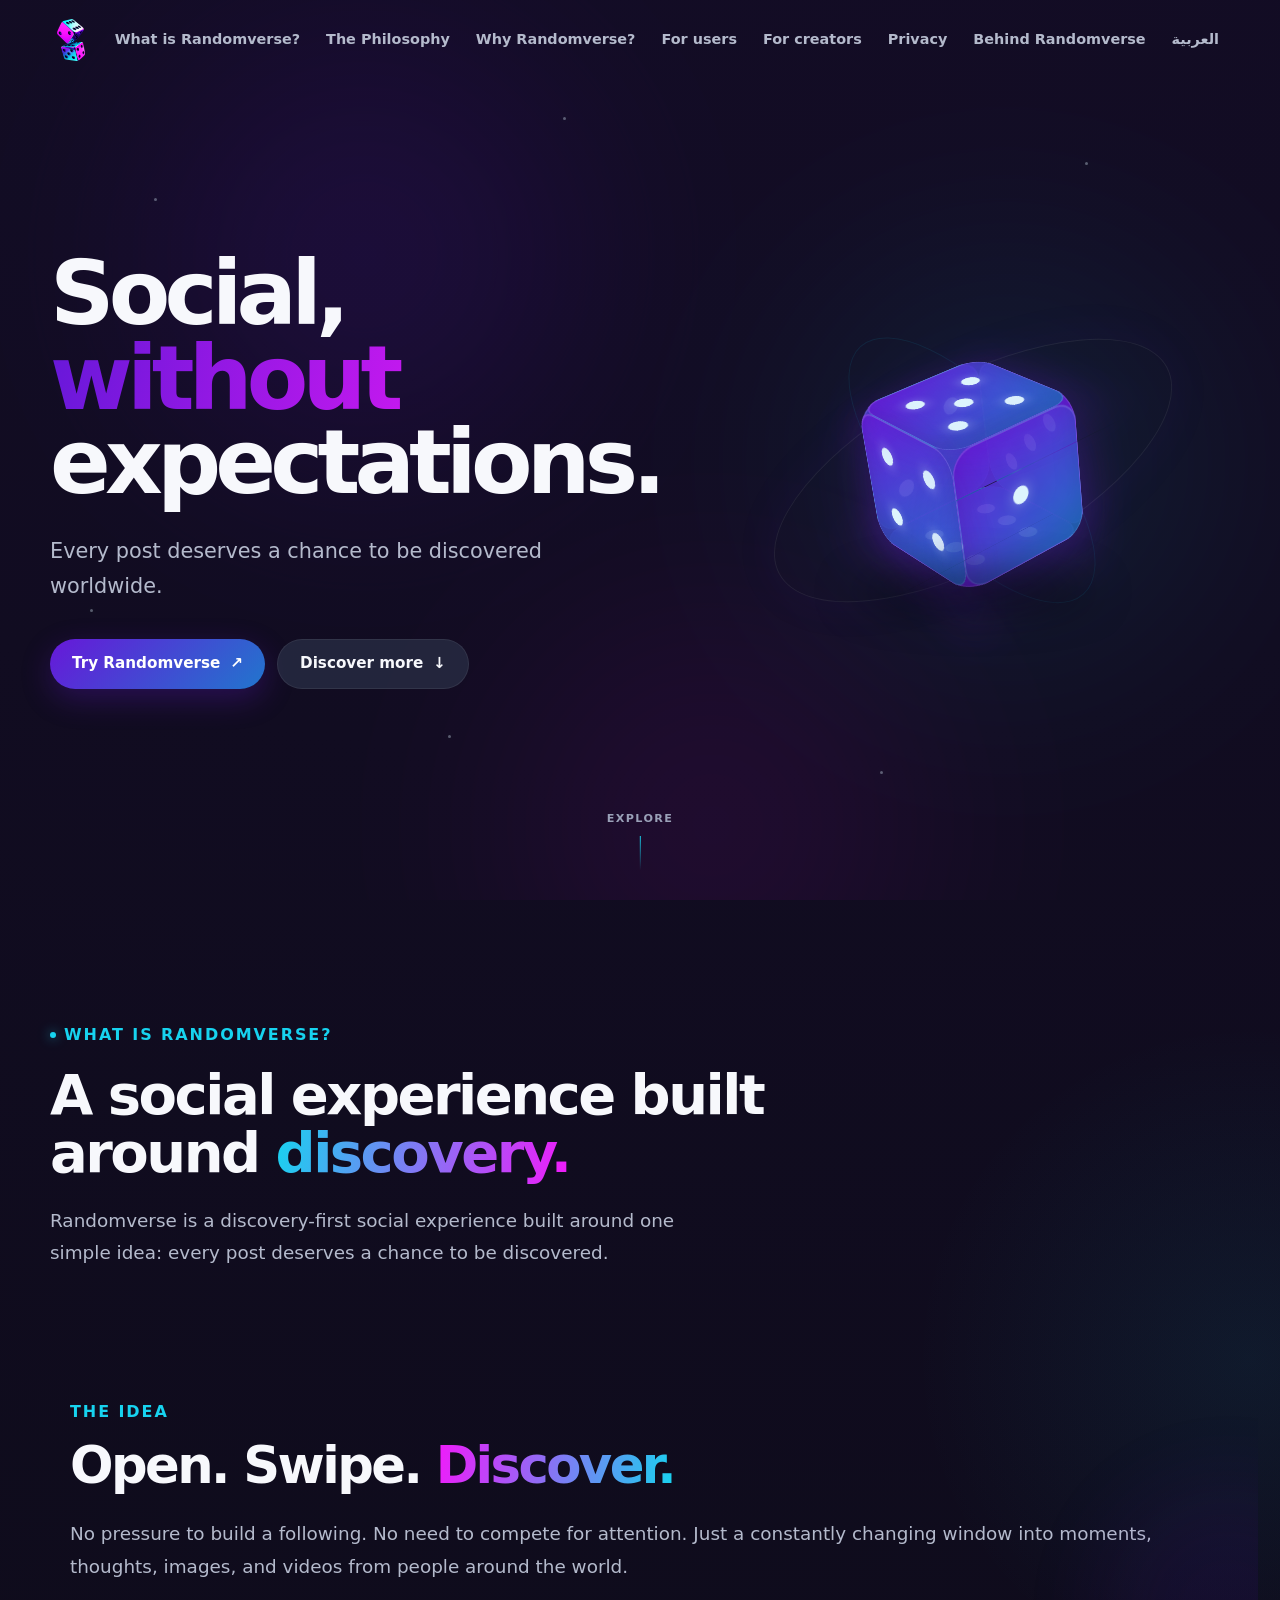
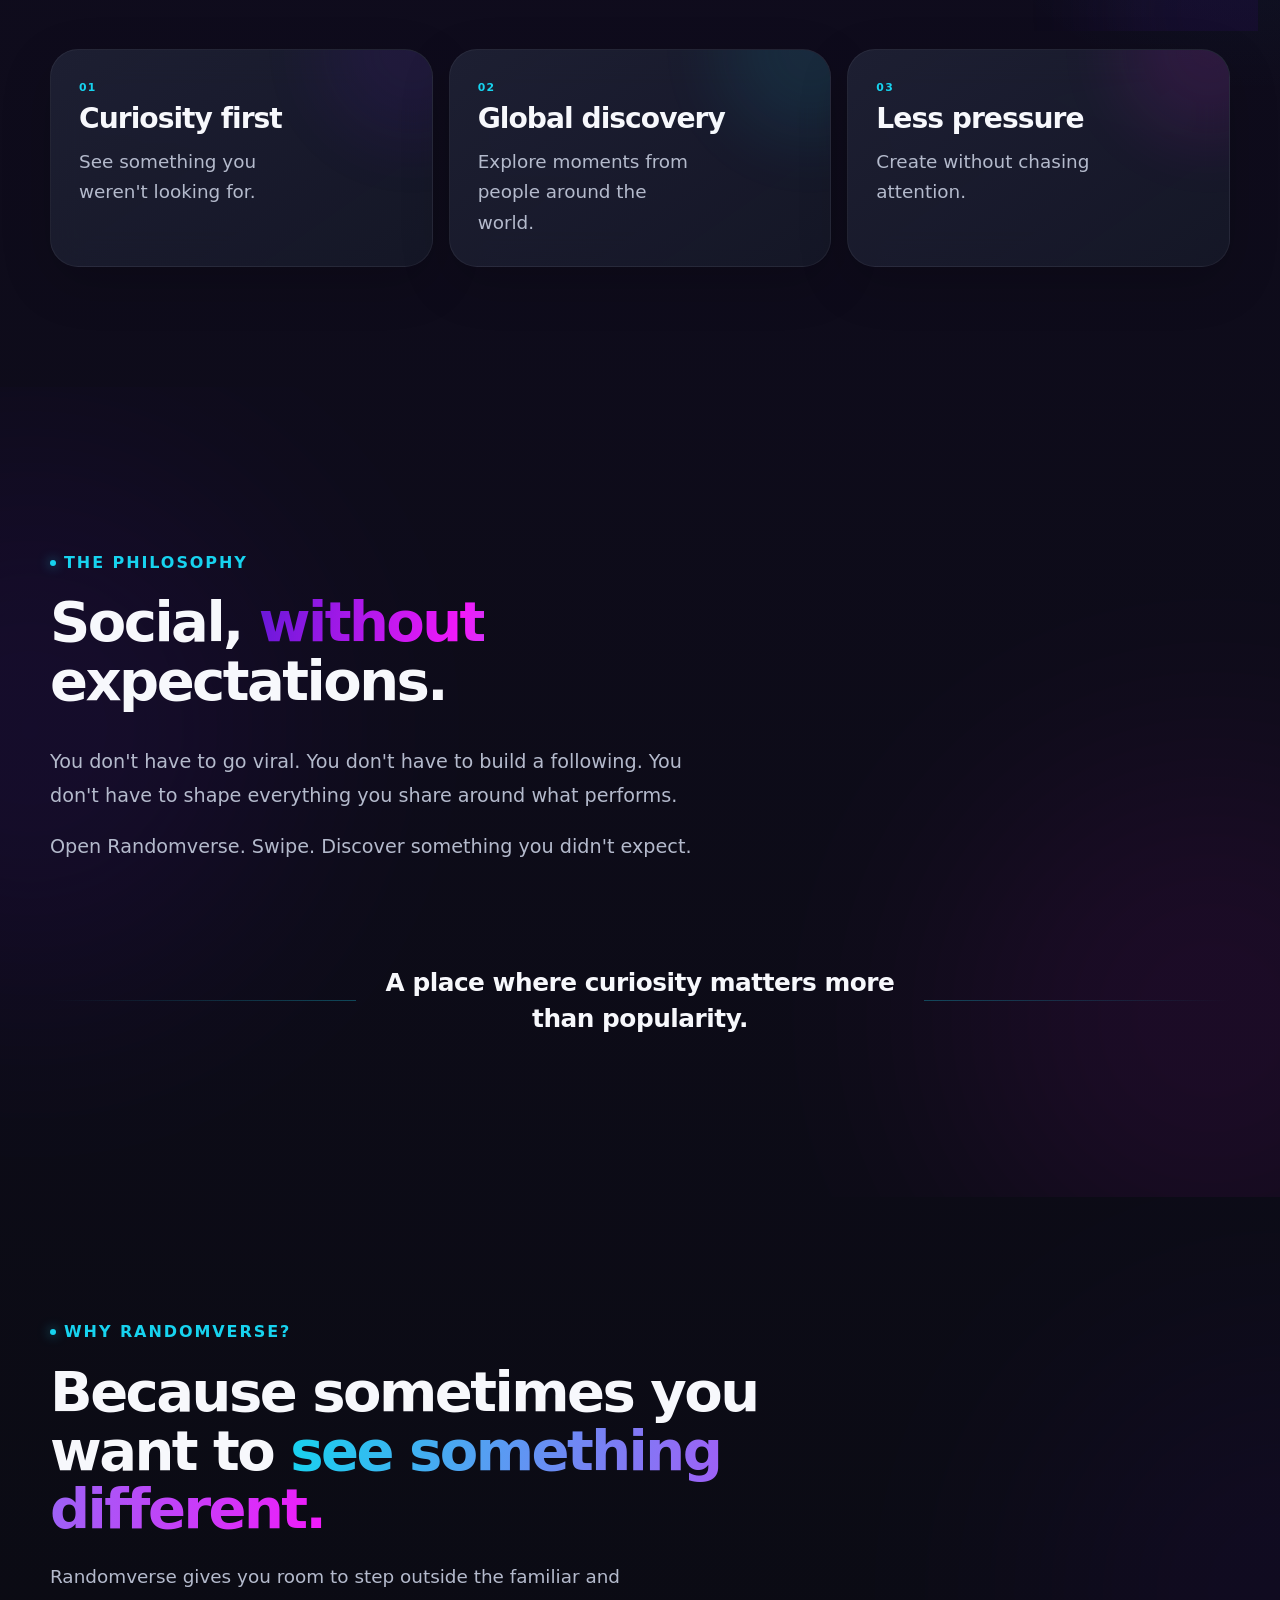
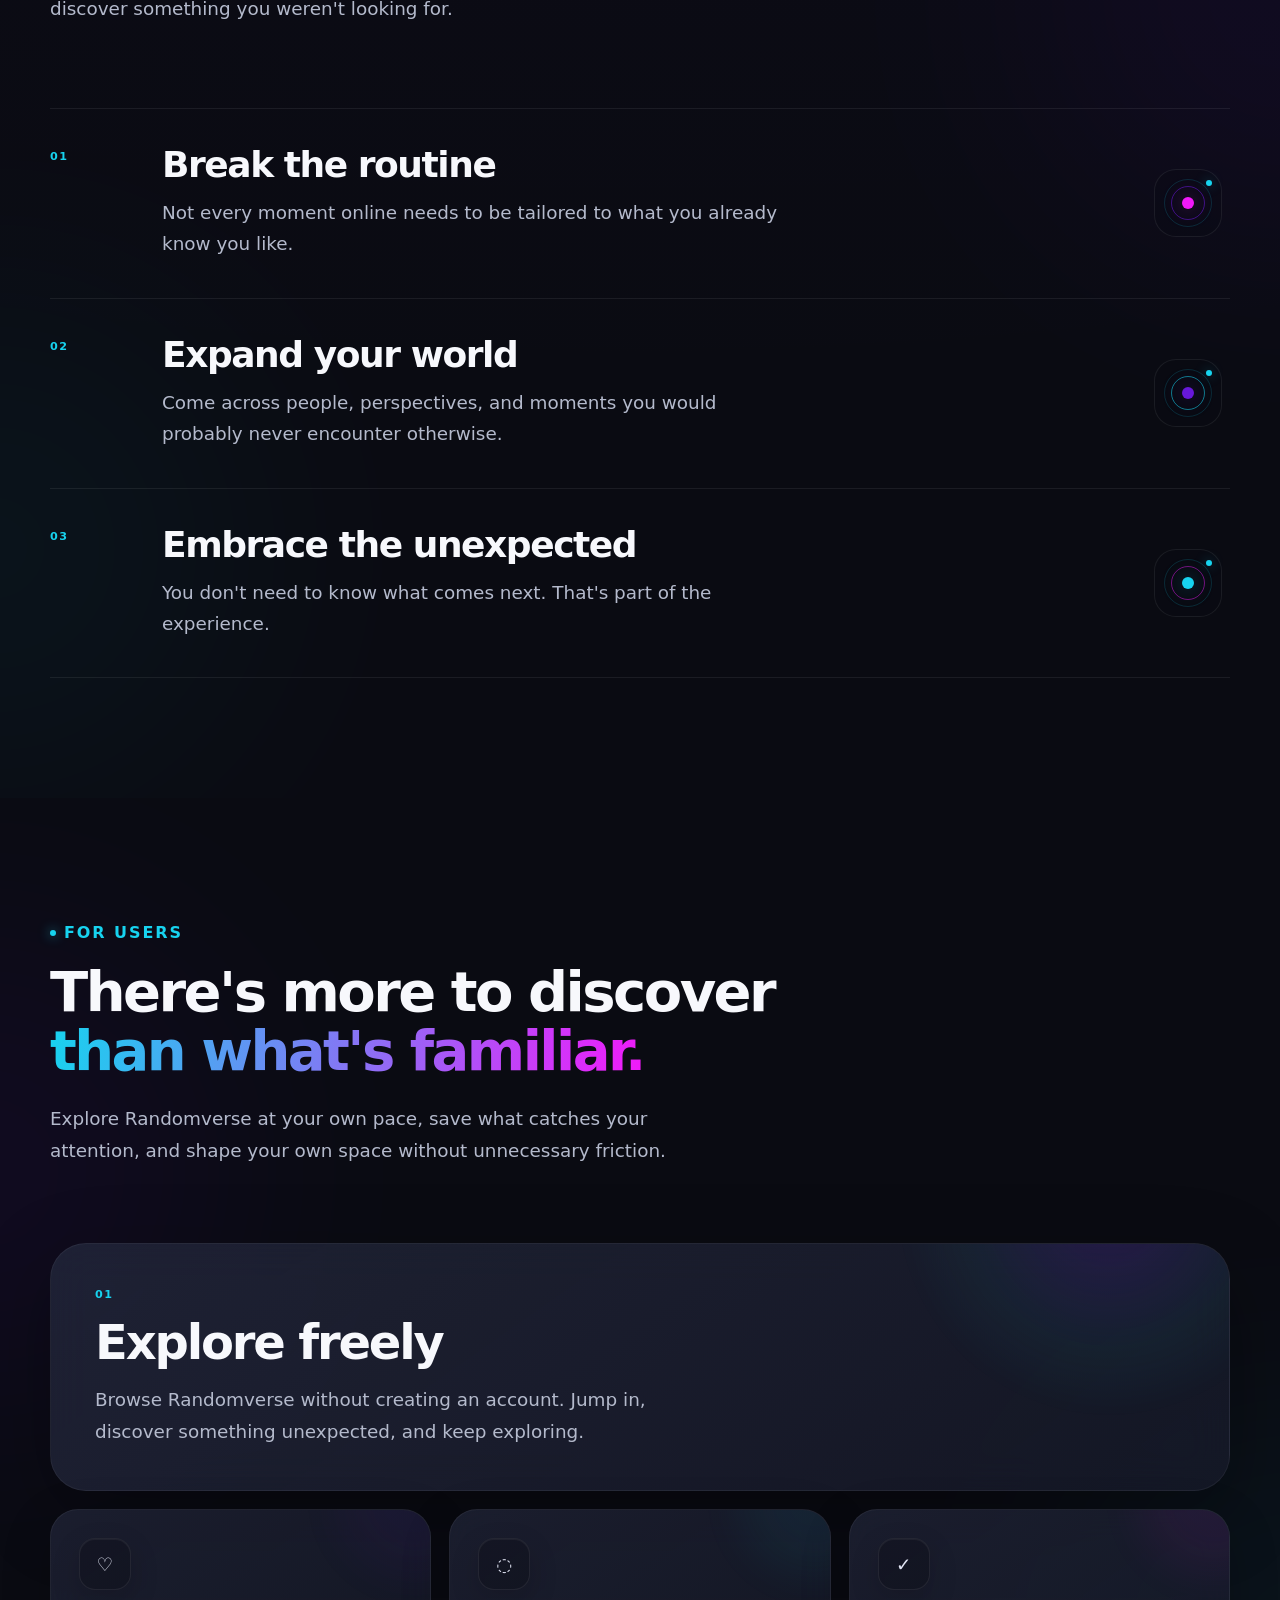
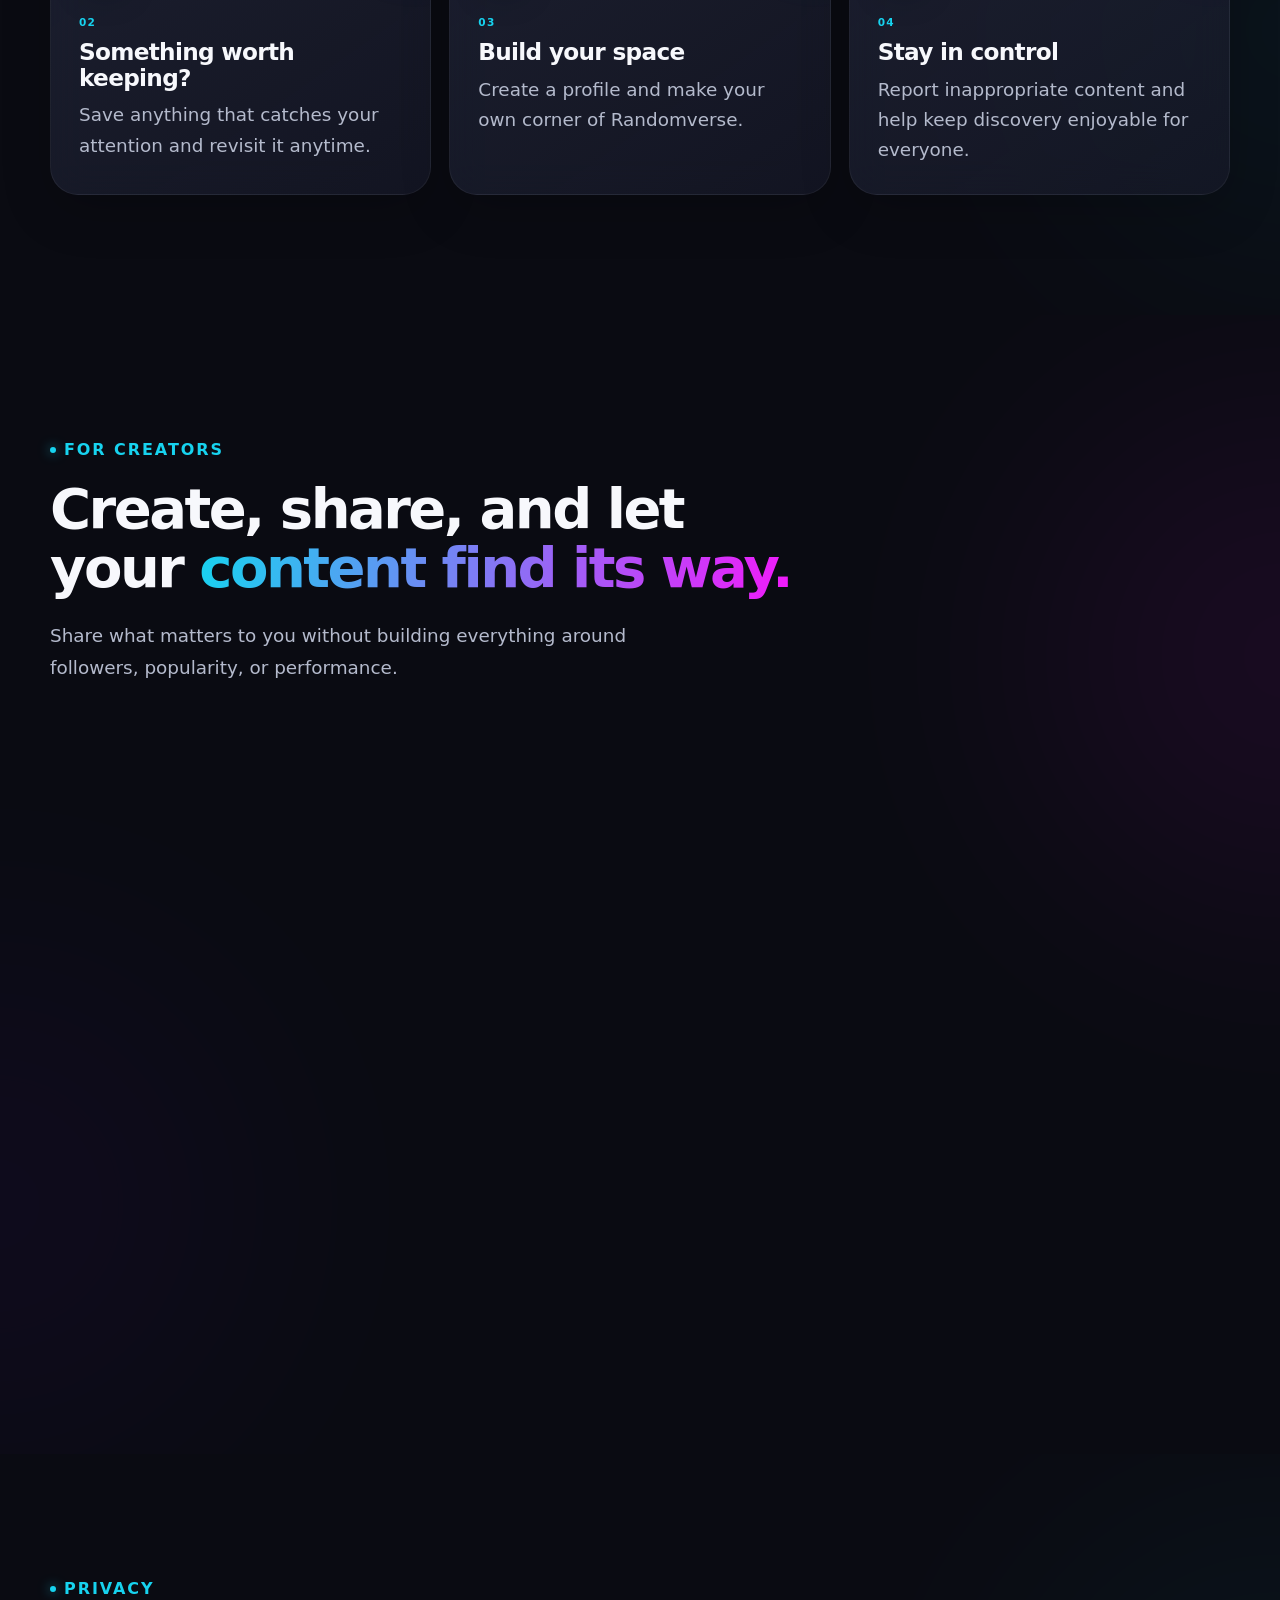
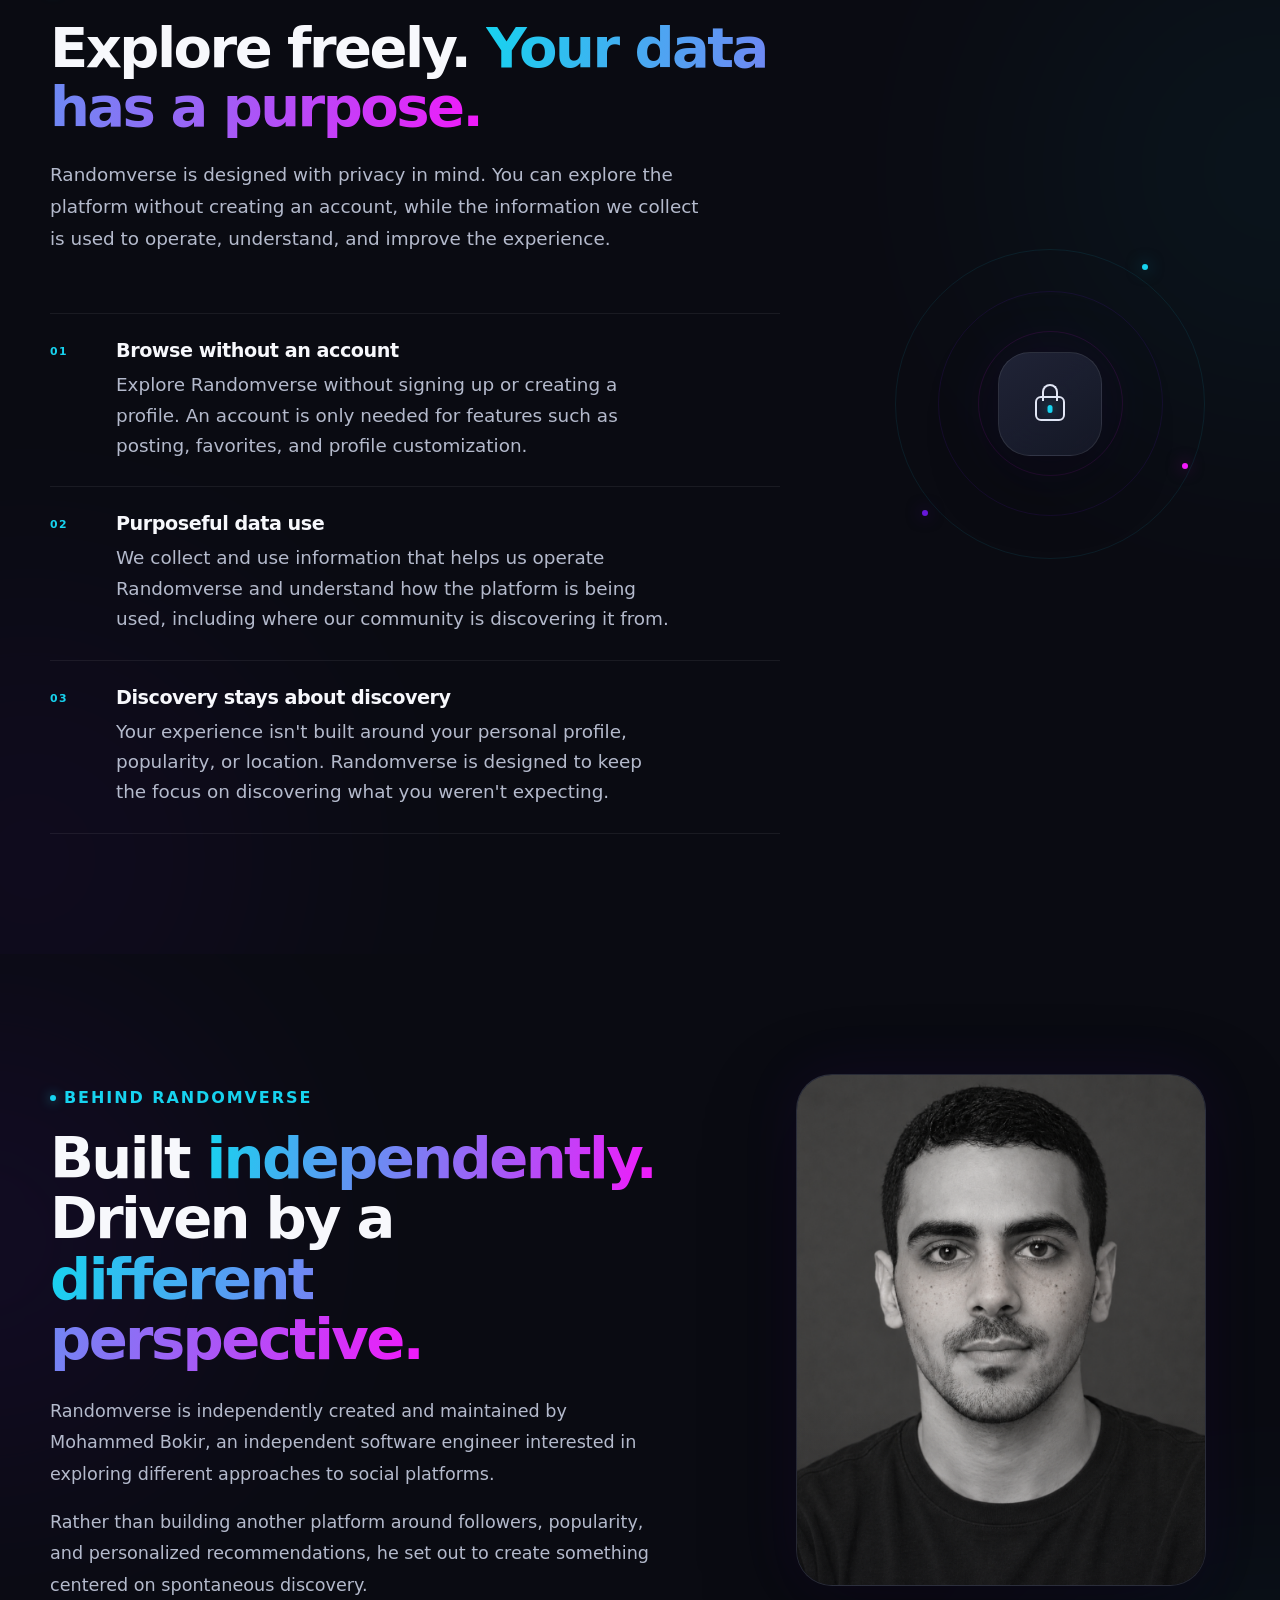
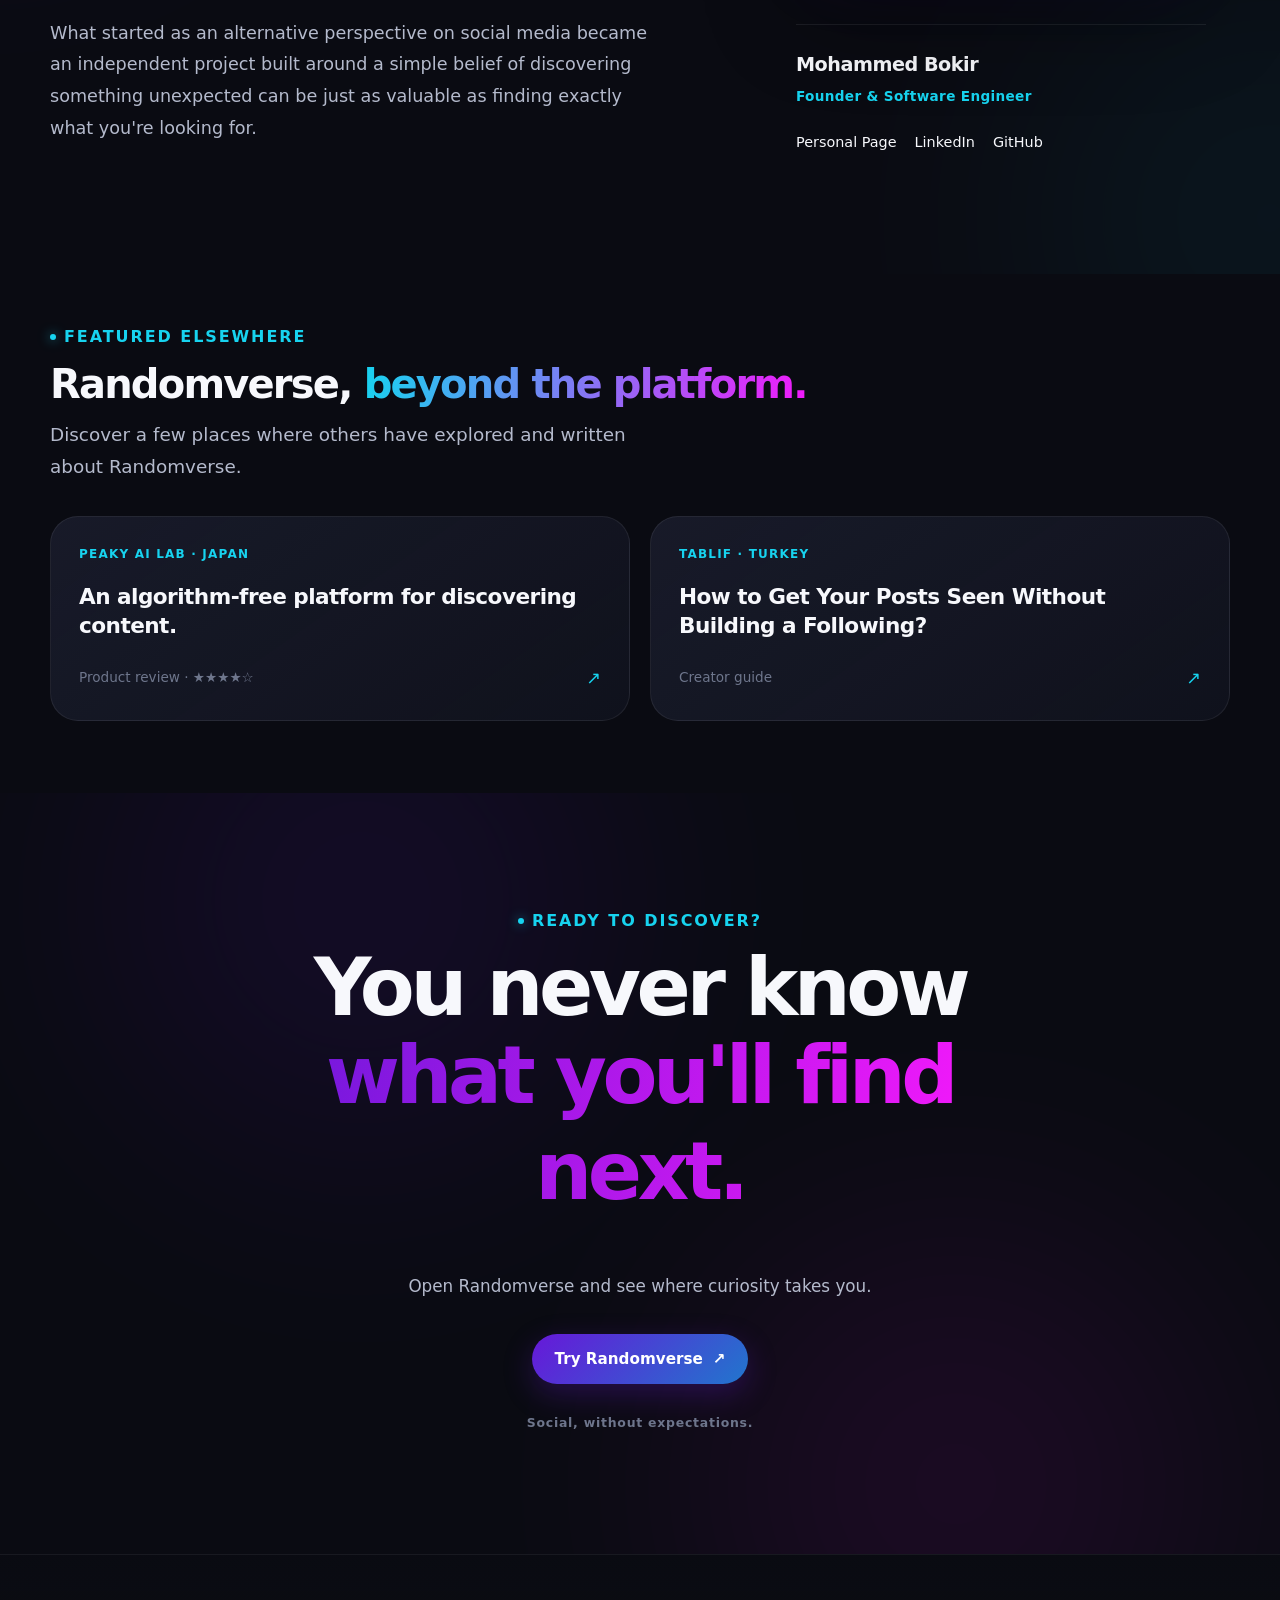
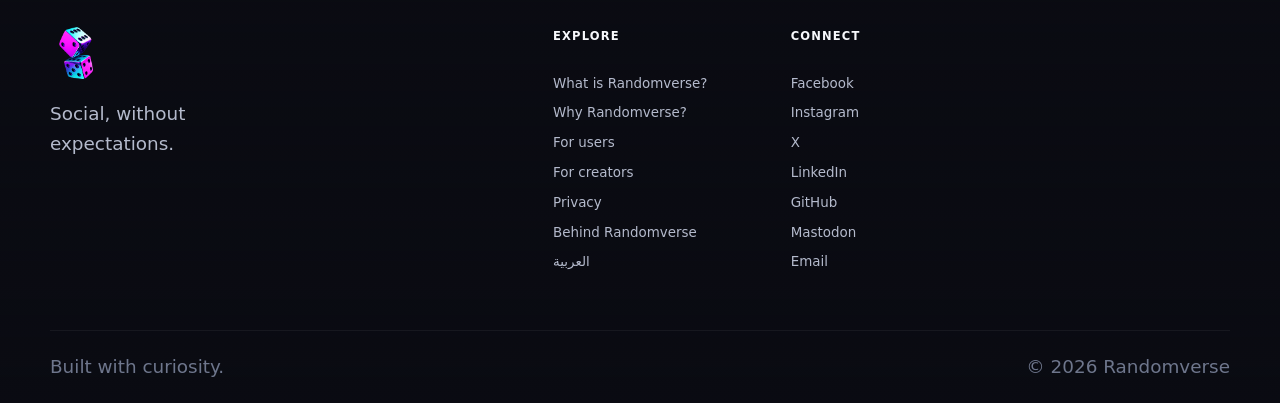
<file: index.html>
<!doctype html>
<html lang="en" dir="ltr">
  <head>
    <meta charset="UTF-8" />

    <title>About Randomverse — Social, without expectations.</title>

    <meta
      name="description"
      content="Randomverse is an algorithm-free, privacy-first social platform built for serendipitous content discovery. Every post deserves a chance to be discovered worldwide."
    />

    <meta
      name="google-site-verification"
      content="Jh22w8PSot6LtFiJKsLXPmiki9er2vfxfx4r39HkR8c"
    />
    <meta name="msvalidate.01" content="5B75207262E77795282B5DCE59FE463A" />

    <meta name="robots" content="index, follow" />
    <meta name="viewport" content="width=device-width, initial-scale=1.0" />

    <meta name="theme-color" content="#0A0B12" />

    <meta http-equiv="X-UA-Compatible" content="IE=edge" />

    <!-- Canonical -->
    <link rel="canonical" href="https://randomverse-social.github.io/" />

    <!-- Language versions -->
    <link
      rel="alternate"
      hreflang="en"
      href="https://randomverse-social.github.io/"
    />

    <link
      rel="alternate"
      hreflang="ar"
      href="https://randomverse-social.github.io/ar/"
    />

    <link
      rel="alternate"
      hreflang="x-default"
      href="https://randomverse-social.github.io/"
    />

    <!-- Favicon -->
    <link rel="icon" type="image/x-icon" href="favicon.ico" />

    <!-- Open Graph -->
    <meta
      property="og:title"
      content="Randomverse — Social, without expectations."
    />

    <meta
      property="og:description"
      content="A privacy-first social platform built for serendipitous content discovery. Every post deserves a chance to be discovered worldwide."
    />

    <meta property="og:url" content="https://randomverse-social.github.io/" />

    <meta property="og:type" content="website" />

    <meta property="og:site_name" content="Randomverse" />

    <meta
      property="og:image"
      content="https://ggkghtuxlwnkmwrwtows.supabase.co/storage/v1/object/public/logo/logo.png"
    />

    <!-- Twitter / X -->
    <meta name="twitter:card" content="summary_large_image" />

    <meta
      name="twitter:title"
      content="Randomverse — Social, without expectations."
    />

    <meta
      name="twitter:description"
      content="A privacy-first social platform built for serendipitous content discovery. Every post deserves a chance to be discovered worldwide."
    />

    <meta
      name="twitter:image"
      content="https://ggkghtuxlwnkmwrwtows.supabase.co/storage/v1/object/public/logo/logo.png"
    />

    <!-- Organization structured data -->
    <script type="application/ld+json">
      {
        "@context": "https://schema.org",
        "@type": "Organization",
        "name": "Randomverse",
        "url": "https://randomverse-social.github.io/",
        "logo": "https://ggkghtuxlwnkmwrwtows.supabase.co/storage/v1/object/public/logo/logo.png",
        "description": "An algorithm-free social platform built for serendipitous content discovery.",
        "founder": {
          "@type": "Person",
          "@id": "https://randomverse-social.github.io/#mohammed-bokir",
          "name": "Mohammed Bokir",
          "url": "https://randomverse-social.github.io/#behind-randomverse",
          "jobTitle": "Founder and Independent Software Engineer",
          "sameAs": [
            "https://github.com/MohammedBokir",
            "https://ae.linkedin.com/in/mohammed-bokir-b75548451",
            "https://mohammed-bokir.pages.dev"
          ]
        },
        "sameAs": [
          "https://linkedin.com/company/randomverse",
          "https://github.com/randomverse-social",
          "https://x.com/randomverse_soc",
          "https://www.instagram.com/randomverse_social/",
          "https://www.facebook.com/people/Randomverse/61592659558160/",
          "https://mastodon.social/@Randomverse"
        ]
      }
    </script>

    <!-- Randomverse application structured data -->
    <script type="application/ld+json">
      {
        "@context": "https://schema.org",
        "@type": "WebApplication",
        "name": "Randomverse",
        "url": "https://randomverse-social.vercel.app/",
        "description": "A social platform built for serendipitous content discovery.",
        "applicationCategory": "SocialNetworkingApplication",
        "operatingSystem": "All"
      }
    </script>

    <!-- Google tag (gtag.js) -->
    <script
      async
      src="https://www.googletagmanager.com/gtag/js?id=G-JJZF5SRP3C"
    ></script>
    <script>
      window.dataLayer = window.dataLayer || [];
      function gtag() {
        dataLayer.push(arguments);
      }
      gtag("js", new Date());

      gtag("config", "G-JJZF5SRP3C");
    </script>

    <!-- Styles -->
    <link rel="stylesheet" href="css/base.css" />
    <link rel="stylesheet" href="css/sticky-navbar.css" />
    <link rel="stylesheet" href="css/hero.css" />
    <link rel="stylesheet" href="css/dice.css" />
    <link rel="stylesheet" href="css/what-is-randomverse.css" />
    <link rel="stylesheet" href="css/why-randomverse.css" />
    <link rel="stylesheet" href="css/for-users.css" />
    <link rel="stylesheet" href="css/for-creators.css" />
    <link rel="stylesheet" href="css/philosophy.css" />
    <link rel="stylesheet" href="css/privacy.css" />
    <link rel="stylesheet" href="css/founder.css" />
    <link rel="stylesheet" href="css/footer.css" />
    <link rel="stylesheet" href="css/final-cta.css" />
    <link rel="stylesheet" href="css/featured-elsewhere.css" />
  </head>

  <body>
    <nav class="site-nav" aria-label="Main navigation">
      <div class="container site-nav__inner">
        <a class="site-nav__brand" href="#" aria-label="Randomverse home">
          <img src="assets/logo/logo.png" alt="Randomverse" />
        </a>

        <div class="site-nav__links">
          <a href="#what-is-randomverse">What is Randomverse?</a>
          <a href="#philosophy">The Philosophy</a>
          <a href="#why-randomverse">Why Randomverse?</a>
          <a href="#for-users">For users</a>
          <a href="#for-creators">For creators</a>
          <a href="#privacy">Privacy</a>
          <a href="#behind-randomverse">Behind Randomverse</a>
          <a class="site-nav__language" href="ar/"> العربية </a>
        </div>

        <button
          class="site-nav__toggle"
          type="button"
          aria-label="Open navigation"
          aria-expanded="false"
          aria-controls="site-nav-menu"
        >
          <span></span>
          <span></span>
          <span></span>
        </button>

        <div class="site-nav__mobile" id="site-nav-menu">
          <a href="#what-is-randomverse">What is Randomverse?</a>
          <a href="#philosophy">The Philosophy</a>
          <a href="#why-randomverse">Why Randomverse?</a>
          <a href="#for-users">For users</a>
          <a href="#for-creators">For creators</a>
          <a href="#privacy">Privacy</a>
          <a href="#behind-randomverse">Behind Randomverse</a>
          <a class="site-nav__language" href="ar/"> العربية </a>
        </div>
      </div>
    </nav>

    <main id="main-content">
      <section class="hero" aria-labelledby="hero-title">
        <div class="hero__glow hero__glow--purple"></div>
        <div class="hero__glow hero__glow--cyan"></div>
        <div class="hero__glow hero__glow--pink"></div>

        <div class="hero__particles" aria-hidden="true">
          <span></span>
          <span></span>
          <span></span>
          <span></span>
          <span></span>
          <span></span>
        </div>

        <div class="container hero__container">
          <div class="hero__content">
            <h1 id="hero-title" class="hero__title reveal">
              Social,
              <span>without</span>
              expectations.
            </h1>

            <p class="hero__description reveal">
              Every post deserves a chance to be discovered worldwide.
            </p>

            <div class="hero__actions reveal">
              <a
                class="button button--primary"
                href="https://randomverse-social.vercel.app/"
                target="_blank"
                rel="noopener noreferrer"
              >
                Try Randomverse
                <span aria-hidden="true">↗</span>
              </a>

              <a class="button button--secondary" href="#what-is-randomverse">
                Discover more
                <span aria-hidden="true">↓</span>
              </a>
            </div>
          </div>

          <div class="hero__dice" aria-hidden="true">
            <div class="dice-orbit dice-orbit--outer"></div>
            <div class="dice-orbit dice-orbit--inner"></div>

            <div class="dice">
              <div class="dice__face dice__face--front">
                <span></span>
              </div>

              <div class="dice__face dice__face--back">
                <span></span>
                <span></span>
              </div>

              <div class="dice__face dice__face--right">
                <span></span>
                <span></span>
                <span></span>
              </div>

              <div class="dice__face dice__face--left">
                <span></span>
                <span></span>
                <span></span>
                <span></span>
              </div>

              <div class="dice__face dice__face--top">
                <span></span>
                <span></span>
                <span></span>
                <span></span>
                <span></span>
              </div>

              <div class="dice__face dice__face--bottom">
                <span></span>
                <span></span>
                <span></span>
                <span></span>
                <span></span>
                <span></span>
              </div>
            </div>

            <div class="dice__shadow"></div>
          </div>
        </div>

        <a
          class="hero__scroll"
          href="#what-is-randomverse"
          aria-label="Scroll to discover Randomverse"
        >
          <span>Explore</span>
          <span class="hero__scroll-line"></span>
        </a>
      </section>

      <section id="what-is-randomverse" class="section what-is">
        <div class="container">
          <div class="what-is__intro reveal">
            <p class="eyebrow">What is Randomverse?</p>

            <h2 class="section-title">
              A social experience built around
              <span class="gradient-text">discovery.</span>
            </h2>

            <p class="section-description">
              Randomverse is a discovery-first social experience built around
              one simple idea: every post deserves a chance to be discovered.
            </p>
          </div>

          <div class="what-is__visual">
            <div class="what-is__card what-is__card--main reveal">
              <div>
                <p class="what-is__card-label">The idea</p>

                <h3>
                  Open. Swipe.
                  <span>Discover.</span>
                </h3>

                <p>
                  No pressure to build a following. No need to compete for
                  attention. Just a constantly changing window into moments,
                  thoughts, images, and videos from people around the world.
                </p>
              </div>
            </div>

            <div class="what-is__principles">
              <article class="principle-card reveal">
                <div class="principle-card__content">
                  <p class="principle-card__number">01</p>

                  <h3>Curiosity first</h3>

                  <p>See something you weren't looking for.</p>
                </div>
              </article>

              <article class="principle-card reveal">
                <div class="principle-card__content">
                  <p class="principle-card__number">02</p>

                  <h3>Global discovery</h3>

                  <p>Explore moments from people around the world.</p>
                </div>
              </article>

              <article class="principle-card reveal">
                <div class="principle-card__content">
                  <p class="principle-card__number">03</p>

                  <h3>Less pressure</h3>

                  <p>Create without chasing attention.</p>
                </div>
              </article>
            </div>
          </div>
        </div>
      </section>
      <section id="philosophy" class="section philosophy">
        <div class="philosophy__glow philosophy__glow--one"></div>
        <div class="philosophy__glow philosophy__glow--two"></div>

        <div class="container">
          <div class="philosophy__content reveal">
            <p class="eyebrow">The philosophy</p>

            <h2 class="section-title">
              Social,
              <span>without</span>
              expectations.
            </h2>

            <p class="philosophy__description">
              You don't have to go viral. You don't have to build a following.
              You don't have to shape everything you share around what performs.
            </p>

            <p class="philosophy__description">
              Open Randomverse. Swipe. Discover something you didn't expect.
            </p>
          </div>

          <div class="philosophy__statement reveal">
            <div class="philosophy__line"></div>

            <p>A place where curiosity matters more than popularity.</p>

            <div class="philosophy__line"></div>
          </div>
        </div>
      </section>

      <section id="why-randomverse" class="section why-randomverse">
        <div class="why-randomverse__glow why-randomverse__glow--one"></div>
        <div class="why-randomverse__glow why-randomverse__glow--two"></div>

        <div class="container">
          <div class="why-randomverse__intro reveal">
            <p class="eyebrow">Why Randomverse?</p>

            <h2 class="section-title">
              Because sometimes you want to
              <span class="gradient-text">see something different.</span>
            </h2>

            <p class="section-description">
              Randomverse gives you room to step outside the familiar and
              discover something you weren't looking for.
            </p>
          </div>

          <div class="why-randomverse__reasons">
            <article class="why-reason reveal">
              <div class="why-reason__number">01</div>

              <div class="why-reason__content">
                <h3>Break the routine</h3>

                <p>
                  Not every moment online needs to be tailored to what you
                  already know you like.
                </p>
              </div>

              <div class="why-reason__mark" aria-hidden="true">
                <span></span>
                <span></span>
              </div>
            </article>

            <article class="why-reason reveal">
              <div class="why-reason__number">02</div>

              <div class="why-reason__content">
                <h3>Expand your world</h3>

                <p>
                  Come across people, perspectives, and moments you would
                  probably never encounter otherwise.
                </p>
              </div>

              <div class="why-reason__mark" aria-hidden="true">
                <span></span>
                <span></span>
              </div>
            </article>

            <article class="why-reason reveal">
              <div class="why-reason__number">03</div>

              <div class="why-reason__content">
                <h3>Embrace the unexpected</h3>

                <p>
                  You don't need to know what comes next. That's part of the
                  experience.
                </p>
              </div>

              <div class="why-reason__mark" aria-hidden="true">
                <span></span>
                <span></span>
              </div>
            </article>
          </div>
        </div>
      </section>

      <section id="for-users" class="section for-users">
        <div class="for-users__glow for-users__glow--one"></div>
        <div class="for-users__glow for-users__glow--two"></div>

        <div class="container">
          <div class="for-users__intro reveal">
            <p class="eyebrow">For users</p>

            <h2 class="section-title">
              There's more to discover
              <span class="gradient-text">than what's familiar.</span>
            </h2>

            <p class="section-description">
              Explore Randomverse at your own pace, save what catches your
              attention, and shape your own space without unnecessary friction.
            </p>
          </div>

          <div class="for-users__layout">
            <article class="for-users__feature reveal">
              <div class="for-users__feature-orbit" aria-hidden="true">
                <span></span>
                <span></span>
                <span></span>
              </div>

              <div class="for-users__feature-content">
                <span class="for-users__feature-number">01</span>

                <h3>Explore freely</h3>

                <p>
                  Browse Randomverse without creating an account. Jump in,
                  discover something unexpected, and keep exploring.
                </p>
              </div>
            </article>

            <div class="for-users__items">
              <article class="user-feature reveal">
                <div class="user-feature__icon" aria-hidden="true">
                  <span>♡</span>
                </div>

                <div>
                  <span class="user-feature__number">02</span>
                  <h3>Something worth keeping?</h3>
                  <p>
                    Save anything that catches your attention and revisit it
                    anytime.
                  </p>
                </div>
              </article>

              <article class="user-feature reveal">
                <div class="user-feature__icon" aria-hidden="true">
                  <span>◌</span>
                </div>

                <div>
                  <span class="user-feature__number">03</span>
                  <h3>Build your space</h3>
                  <p>
                    Create a profile and make your own corner of Randomverse.
                  </p>
                </div>
              </article>

              <article class="user-feature reveal">
                <div class="user-feature__icon" aria-hidden="true">
                  <span>✓</span>
                </div>

                <div>
                  <span class="user-feature__number">04</span>
                  <h3>Stay in control</h3>
                  <p>
                    Report inappropriate content and help keep discovery
                    enjoyable for everyone.
                  </p>
                </div>
              </article>
            </div>
          </div>
        </div>
      </section>

      <section id="for-creators" class="section for-creators">
        <div class="for-creators__glow for-creators__glow--one"></div>
        <div class="for-creators__glow for-creators__glow--two"></div>

        <div class="container">
          <div class="for-creators__intro reveal">
            <p class="eyebrow">For creators</p>

            <h2 class="section-title">
              Create, share, and let your
              <span class="gradient-text">content find its way.</span>
            </h2>

            <p class="section-description">
              Share what matters to you without building everything around
              followers, popularity, or performance.
            </p>
          </div>

          <div class="for-creators__layout">
            <!-- Featured -->
            <article class="for-creators__feature reveal">
              <div class="for-creators__feature-orbit" aria-hidden="true">
                <span></span>
                <span></span>
                <span></span>
              </div>

              <div class="for-creators__feature-content">
                <span class="for-creators__feature-number">01</span>

                <h3>Get discovered</h3>

                <p>
                  Your posts become part of Randomverse's global discovery
                  experience, giving people around the world a chance to come
                  across what you share.
                </p>
              </div>
            </article>

            <!-- Supporting -->
            <div class="for-creators__items">
              <article class="creator-feature reveal">
                <div class="creator-feature__icon" aria-hidden="true">
                  <span>＋</span>
                </div>

                <div>
                  <span class="creator-feature__number">02</span>

                  <h3>Create &amp; share</h3>

                  <p>
                    Share photos, videos, or text without pressure to perform,
                    compete, or fit a particular format.
                  </p>
                </div>
              </article>

              <article class="creator-feature reveal">
                <div class="creator-feature__icon" aria-hidden="true">
                  <span>↗</span>
                </div>

                <div>
                  <span class="creator-feature__number">03</span>

                  <h3>Engagement insights</h3>

                  <p>
                    Understand how people are discovering and interacting with
                    what you share.
                  </p>
                </div>
              </article>
            </div>
          </div>
        </div>
      </section>

      <section id="privacy" class="section privacy">
        <div class="privacy__glow privacy__glow--one"></div>
        <div class="privacy__glow privacy__glow--two"></div>

        <div class="container">
          <div class="privacy__layout">
            <div class="privacy__content reveal">
              <p class="eyebrow">Privacy</p>

              <h2 class="section-title">
                Explore freely.
                <span class="gradient-text">Your data has a purpose.</span>
              </h2>

              <p class="section-description">
                Randomverse is designed with privacy in mind. You can explore
                the platform without creating an account, while the information
                we collect is used to operate, understand, and improve the
                experience.
              </p>

              <div class="privacy__principles">
                <div class="privacy__principle">
                  <span class="privacy__number">01</span>

                  <div>
                    <h3>Browse without an account</h3>
                    <p>
                      Explore Randomverse without signing up or creating a
                      profile. An account is only needed for features such as
                      posting, favorites, and profile customization.
                    </p>
                  </div>
                </div>

                <div class="privacy__principle">
                  <span class="privacy__number">02</span>

                  <div>
                    <h3>Purposeful data use</h3>
                    <p>
                      We collect and use information that helps us operate
                      Randomverse and understand how the platform is being used,
                      including where our community is discovering it from.
                    </p>
                  </div>
                </div>

                <div class="privacy__principle">
                  <span class="privacy__number">03</span>

                  <div>
                    <h3>Discovery stays about discovery</h3>
                    <p>
                      Your experience isn't built around your personal profile,
                      popularity, or location. Randomverse is designed to keep
                      the focus on discovering what you weren't expecting.
                    </p>
                  </div>
                </div>
              </div>
            </div>

            <div class="privacy__visual reveal" aria-hidden="true">
              <div class="privacy__halo privacy__halo--outer"></div>
              <div class="privacy__halo privacy__halo--middle"></div>
              <div class="privacy__halo privacy__halo--inner"></div>

              <div class="privacy__core">
                <div class="privacy__lock">
                  <span></span>
                </div>
              </div>

              <span class="privacy__dot privacy__dot--one"></span>
              <span class="privacy__dot privacy__dot--two"></span>
              <span class="privacy__dot privacy__dot--three"></span>
            </div>
          </div>
        </div>
      </section>

      <section id="behind-randomverse" class="section founder">
        <div class="founder__glow founder__glow--one"></div>
        <div class="founder__glow founder__glow--two"></div>
        <div class="container">
          <div class="founder__layout">
            <div class="founder__portrait reveal">
              <div class="founder__portrait-frame">
                <img
                  src="assets/founder/mohammed-bokir.png"
                  alt="Mohammed Bokir, founder and independent developer of Randomverse"
                  loading="lazy"
                  width="480"
                  height="600"
                />
              </div>
              <div class="founder__identity">
                <span class="founder__name">Mohammed Bokir</span>
                <span class="founder__role"
                  >Founder &amp; Software Engineer</span
                >
                <div class="founder__links">
                  <a
                    href="https://mohammed-bokir.pages.dev"
                    target="_blank"
                    rel="noopener noreferrer"
                    aria-label="Personal page link"
                  >
                    Personal Page
                  </a>
                  <a
                    href="https://ae.linkedin.com/in/mohammed-bokir-b75548451/"
                    target="_blank"
                    rel="noopener noreferrer"
                    aria-label="LinkedIn profile"
                  >
                    LinkedIn
                  </a>

                  <a
                    href="https://github.com/MohammedBokir"
                    target="_blank"
                    rel="noopener noreferrer"
                    aria-label="GitHub profile"
                  >
                    GitHub
                  </a>
                </div>
              </div>
            </div>

            <div class="founder__content reveal">
              <p class="eyebrow">Behind Randomverse</p>

              <h2 class="section-title">
                Built <span class="gradient-text">independently.</span> Driven
                by a
                <span class="gradient-text">different perspective.</span>
              </h2>

              <p class="founder__description">
                Randomverse is independently created and maintained by Mohammed
                Bokir, an independent software engineer interested in exploring
                different approaches to social platforms.
              </p>

              <p class="founder__description">
                Rather than building another platform around followers,
                popularity, and personalized recommendations, he set out to
                create something centered on spontaneous discovery.
              </p>

              <p class="founder__description">
                What started as an alternative perspective on social media
                became an independent project built around a simple belief of
                discovering something unexpected can be just as valuable as
                finding exactly what you're looking for.
              </p>
            </div>
          </div>
        </div>
      </section>

      <section
        id="featured-elsewhere"
        class="section section--compact featured-elsewhere"
      >
        <div class="container">
          <div class="featured-elsewhere__intro reveal">
            <p class="eyebrow">Featured Elsewhere</p>

            <h2 class="section-title">
              Randomverse,
              <span class="gradient-text">beyond the platform.</span>
            </h2>

            <p class="section-description">
              Discover a few places where others have explored and written about
              Randomverse.
            </p>
          </div>

          <div class="featured-elsewhere__cards">
            <a
              class="featured-elsewhere__card reveal"
              href="https://peaky.co.jp/randomverse/"
              target="_blank"
              rel="noopener noreferrer"
              aria-label="Read the Japanese review of Randomverse on Peaky AI LAB"
            >
              <span class="featured-elsewhere__source"
                >Peaky AI LAB · Japan</span
              >

              <h3>An algorithm-free platform for discovering content.</h3>

              <div class="featured-elsewhere__meta">
                <span>Product review · ★★★★☆</span>
                <span class="featured-elsewhere__arrow" aria-hidden="true"
                  >↗</span
                >
              </div>
            </a>

            <a
              class="featured-elsewhere__card reveal"
              href="https://tablif.com/town/dffb757c-0a76-4c0e-a575-217d0f8f17f5/c/get-my-posts-seen-without-followers"
              target="_blank"
              rel="noopener noreferrer"
              aria-label="Read Tablif's guide to getting posts seen without building a following"
            >
              <span class="featured-elsewhere__source">Tablif · Turkey</span>

              <h3>How to Get Your Posts Seen Without Building a Following?</h3>

              <div class="featured-elsewhere__meta">
                <span>Creator guide</span>
                <span class="featured-elsewhere__arrow" aria-hidden="true"
                  >↗</span
                >
              </div>
            </a>
          </div>
        </div>
      </section>

      <section id="try-randomverse" class="section final-cta">
        <div class="final-cta__glow final-cta__glow--one"></div>
        <div class="final-cta__glow final-cta__glow--two"></div>

        <div class="container">
          <div class="final-cta__content reveal">
            <p class="eyebrow">Ready to discover?</p>

            <h2>
              You never know
              <span>what you'll find next.</span>
            </h2>

            <p class="final-cta__description">
              Open Randomverse and see where curiosity takes you.
            </p>

            <a
              class="button button--primary final-cta__button"
              href="https://randomverse-social.vercel.app/"
              target="_blank"
              rel="noopener noreferrer"
            >
              Try Randomverse
              <span aria-hidden="true">↗</span>
            </a>

            <p class="final-cta__tagline">Social, without expectations.</p>
          </div>
        </div>
      </section>

      <footer class="site-footer">
        <div class="container">
          <div class="site-footer__main">
            <div class="site-footer__brand">
              <a href="/" aria-label="Randomverse home">
                <img src="assets/logo/logo.png" alt="Randomverse" />
              </a>

              <p>Social, without expectations.</p>
            </div>

            <div class="site-footer__links">
              <div class="site-footer__group">
                <span>Explore</span>

                <a href="#what-is-randomverse">What is Randomverse?</a>
                <a href="#why-randomverse">Why Randomverse?</a>
                <a href="#for-users">For users</a>
                <a href="#for-creators">For creators</a>
                <a href="#privacy">Privacy</a>
                <a href="#behind-randomverse">Behind Randomverse</a>
                <a class="site-nav__language" href="ar/"> العربية </a>
              </div>

              <div class="site-footer__group">
                <span>Connect</span>

                <a
                  href="https://www.facebook.com/people/Randomverse/61592659558160/"
                  target="_blank"
                  rel="me noopener noreferrer"
                >
                  Facebook
                </a>

                <a
                  href="https://www.instagram.com/randomverse_social/"
                  target="_blank"
                  rel="noopener noreferrer"
                >
                  Instagram
                </a>

                <a
                  href="https://x.com/randomverse_soc"
                  target="_blank"
                  rel="noopener noreferrer"
                >
                  X
                </a>

                <a
                  href="https://linkedin.com/company/randomverse"
                  target="_blank"
                  rel="noopener noreferrer"
                >
                  LinkedIn
                </a>

                <a
                  href="https://github.com/randomverse-social"
                  target="_blank"
                  rel="noopener noreferrer"
                >
                  GitHub
                </a>

                <a
                  href="https://mastodon.social/@Randomverse"
                  target="_blank"
                  rel="noopener noreferrer"
                >
                  Mastodon
                </a>

                <a href="mailto:randomverse.social.official@gmail.com">
                  Email
                </a>
              </div>
            </div>
          </div>

          <div class="site-footer__bottom">
            <p>Built with curiosity.</p>

            <p>© 2026 Randomverse</p>
          </div>
        </div>
      </footer>
    </main>

    <script src="js/main.js"></script>
  </body>
</html>
</file>
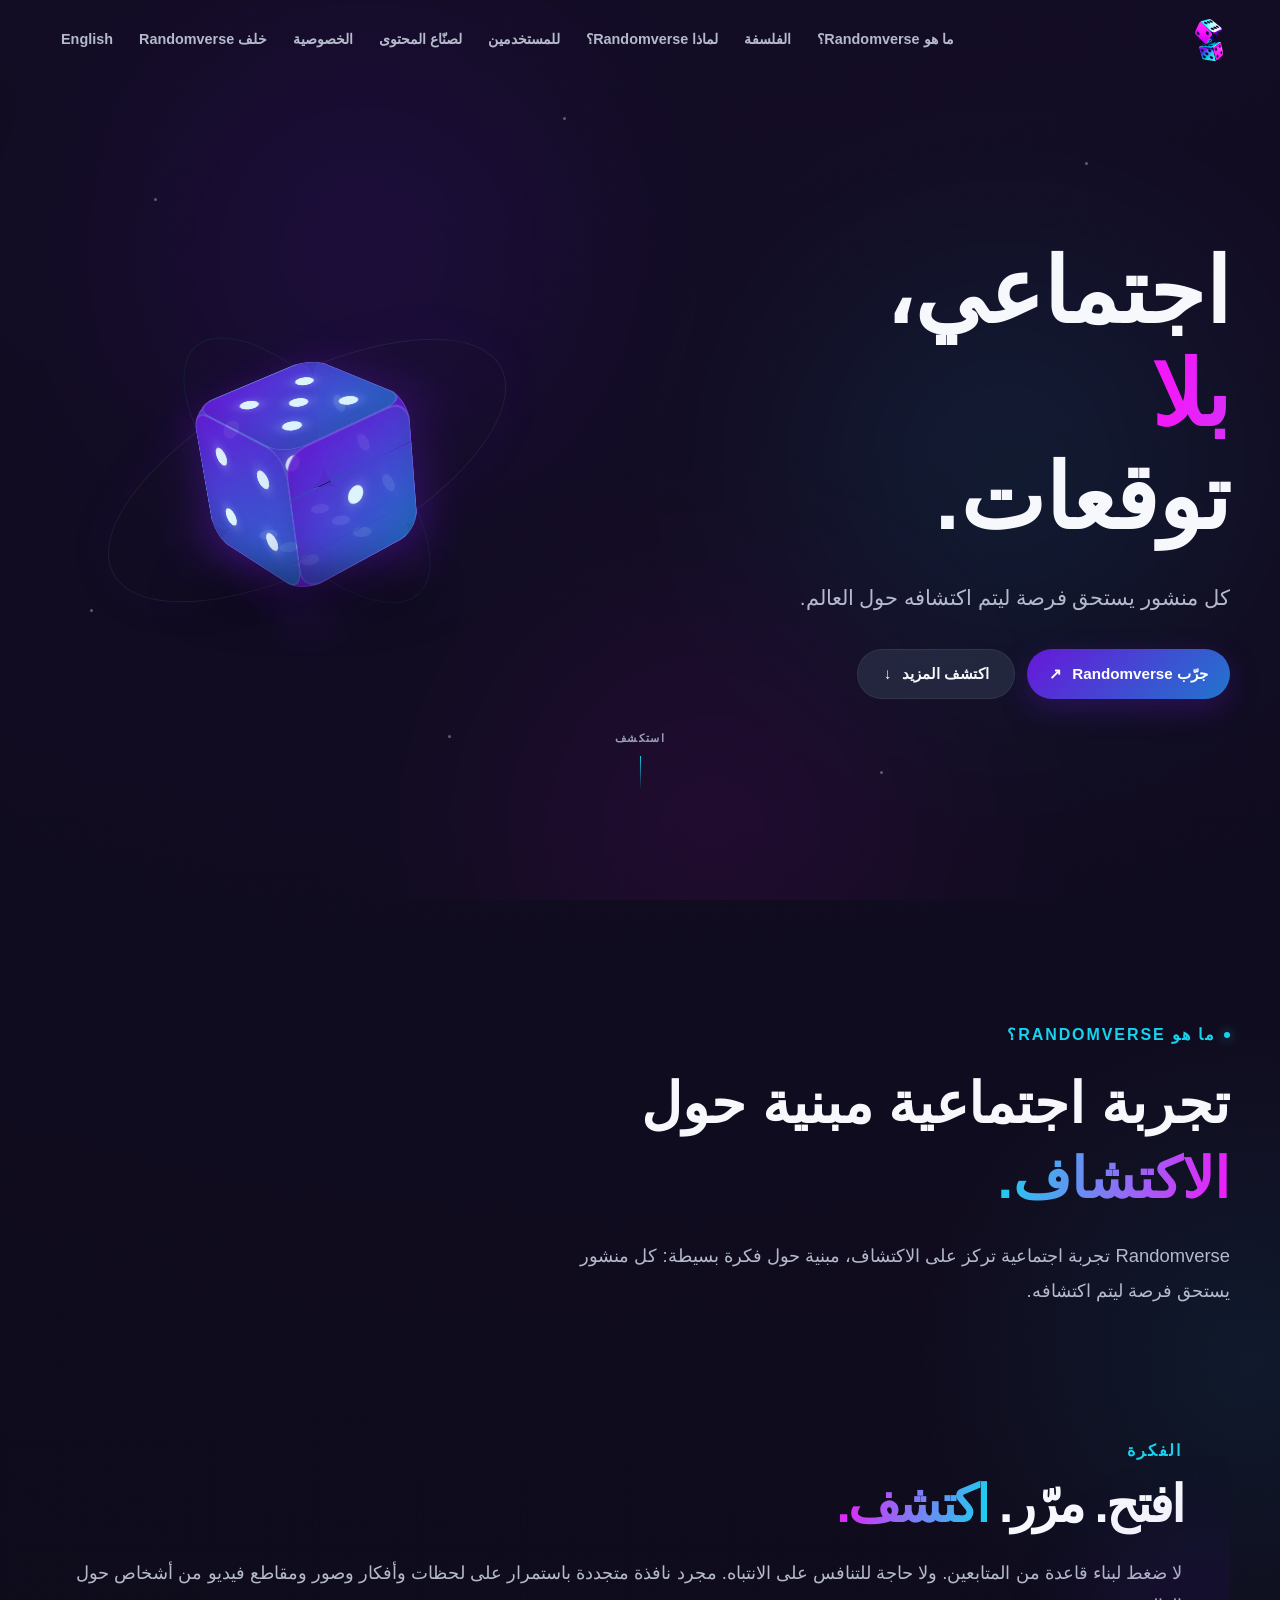
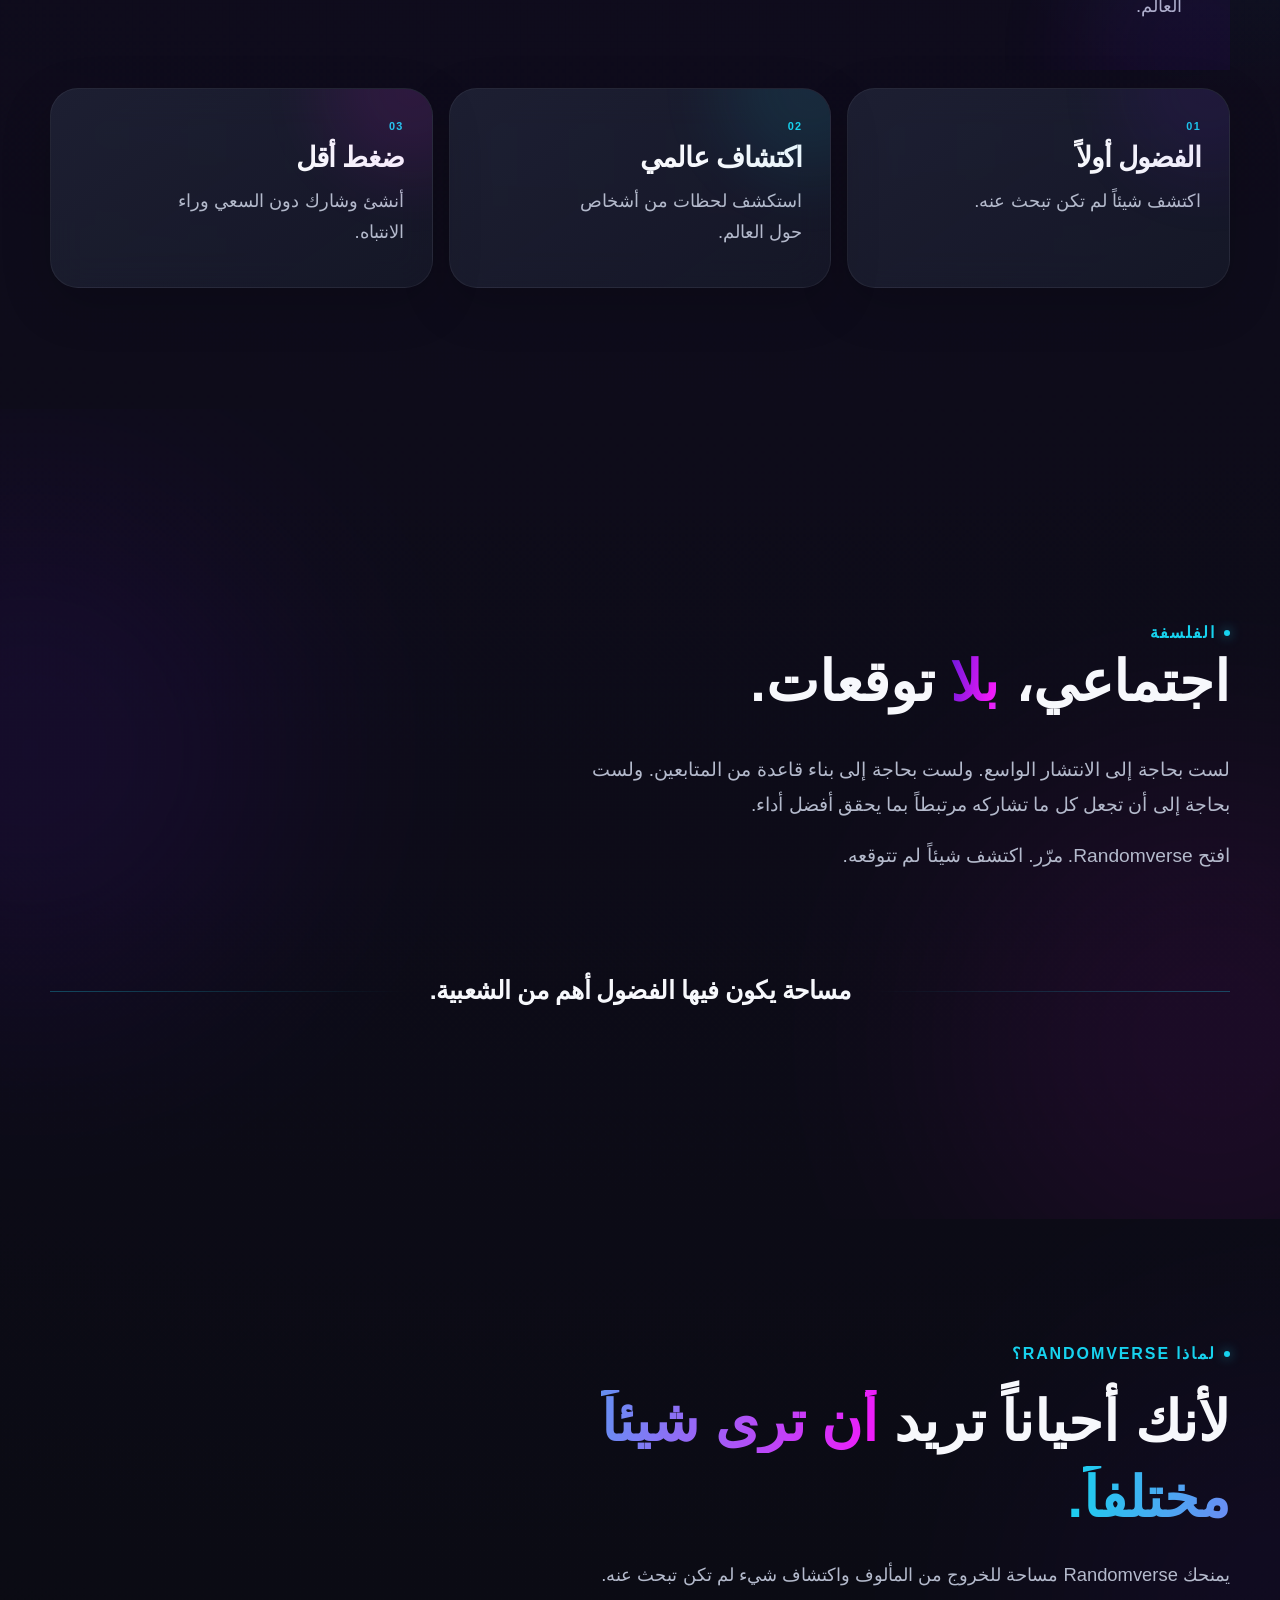
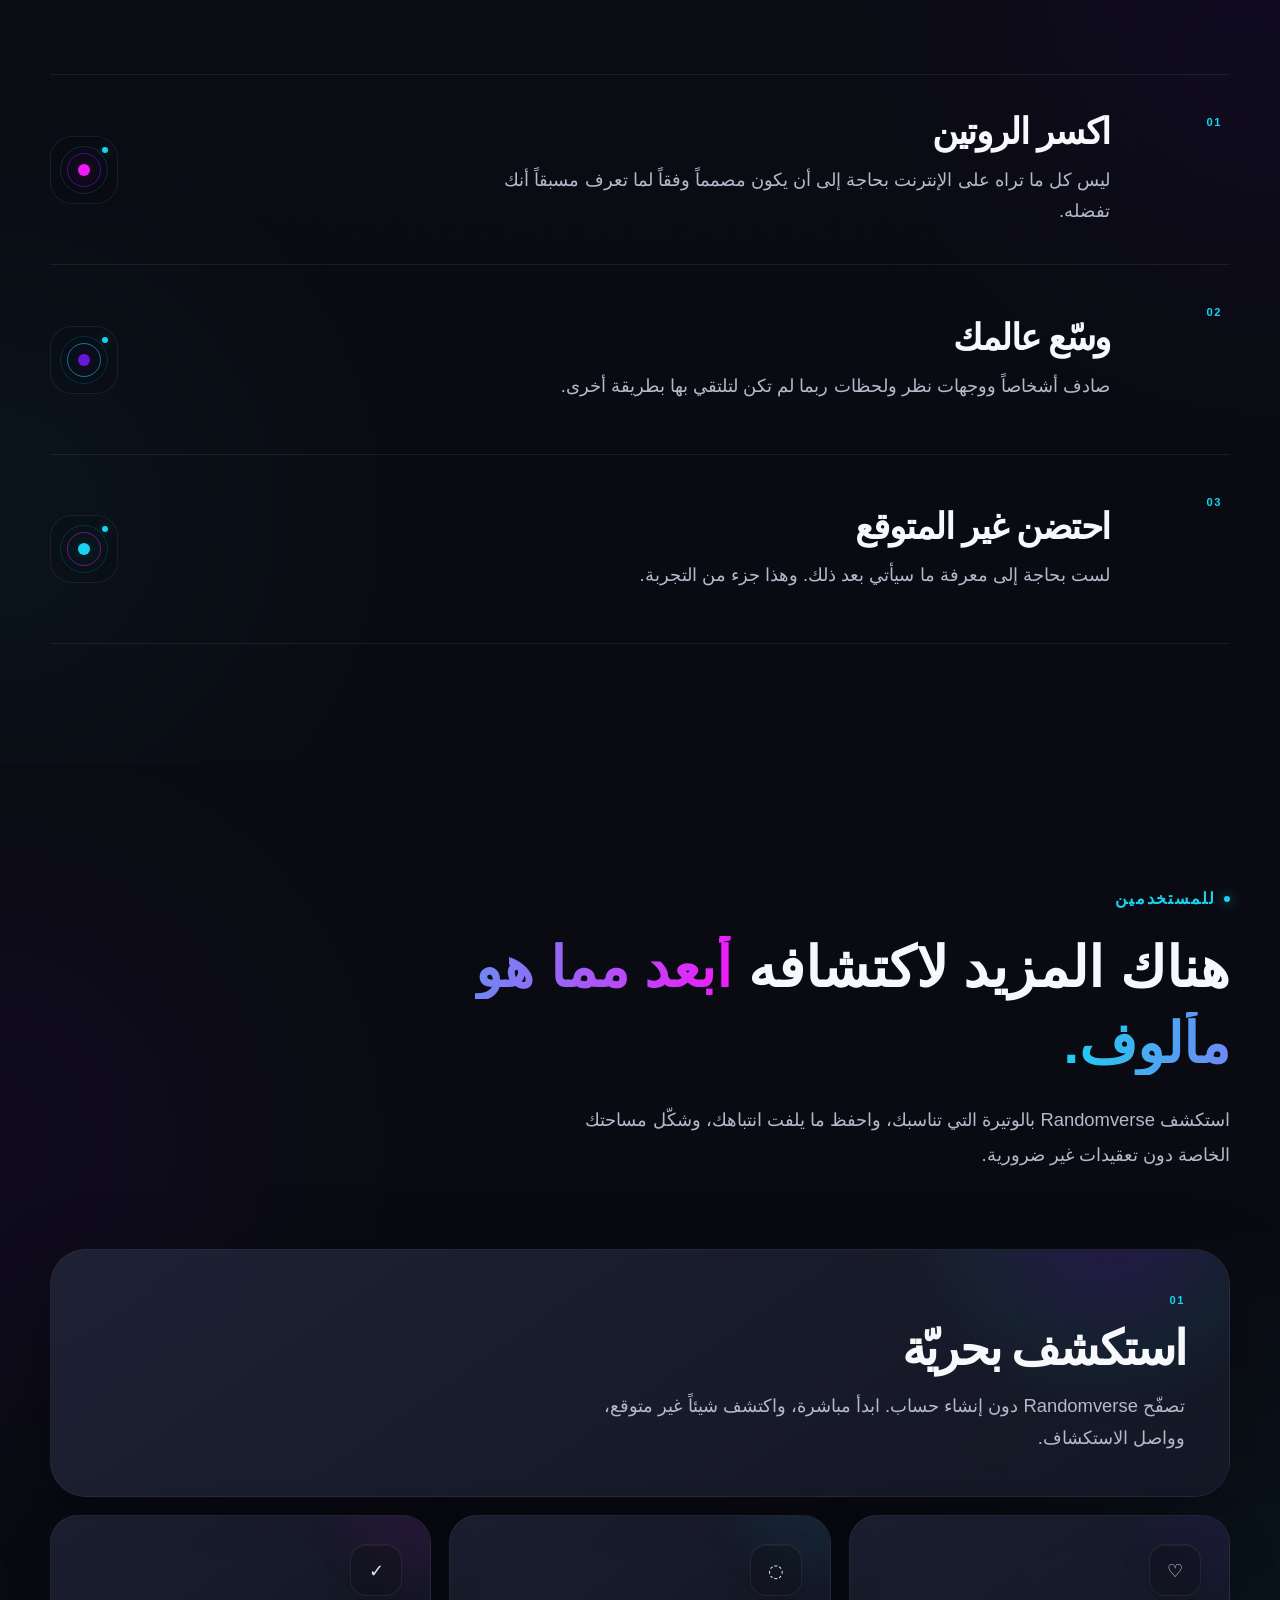
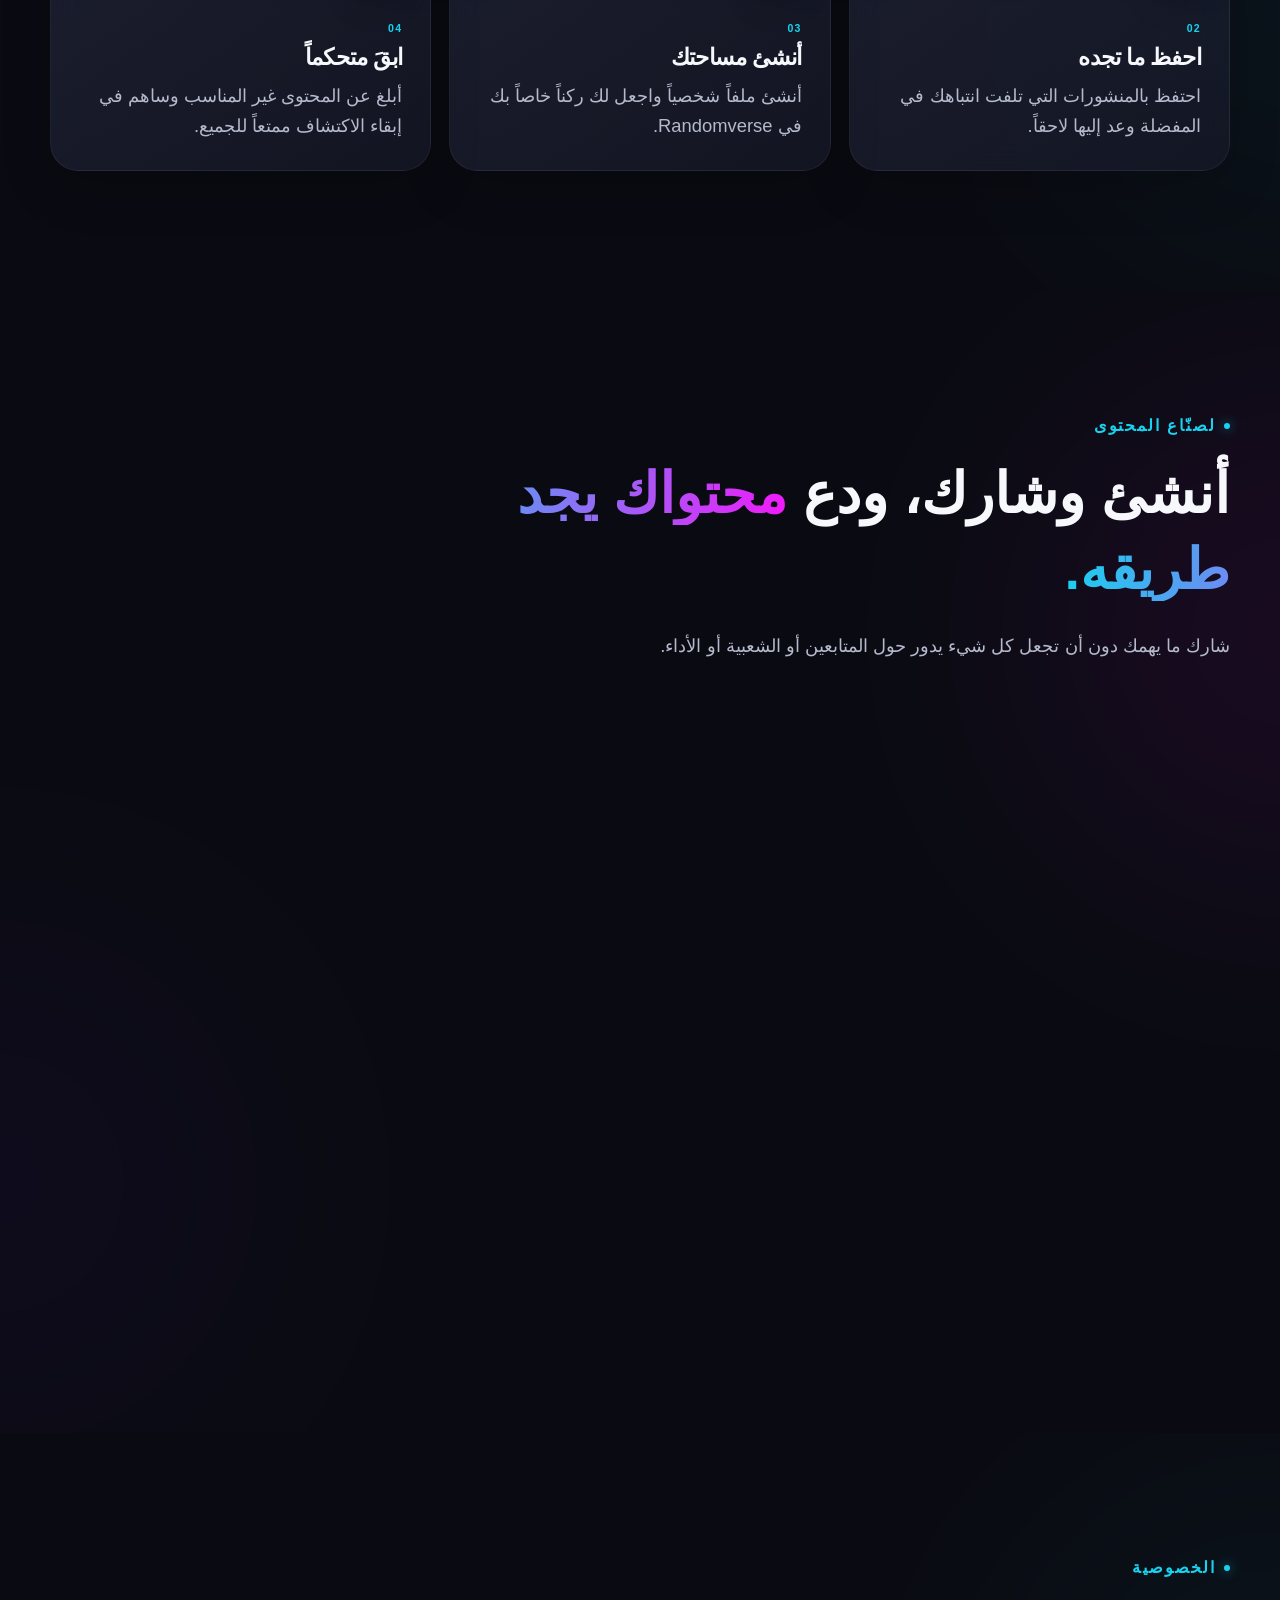
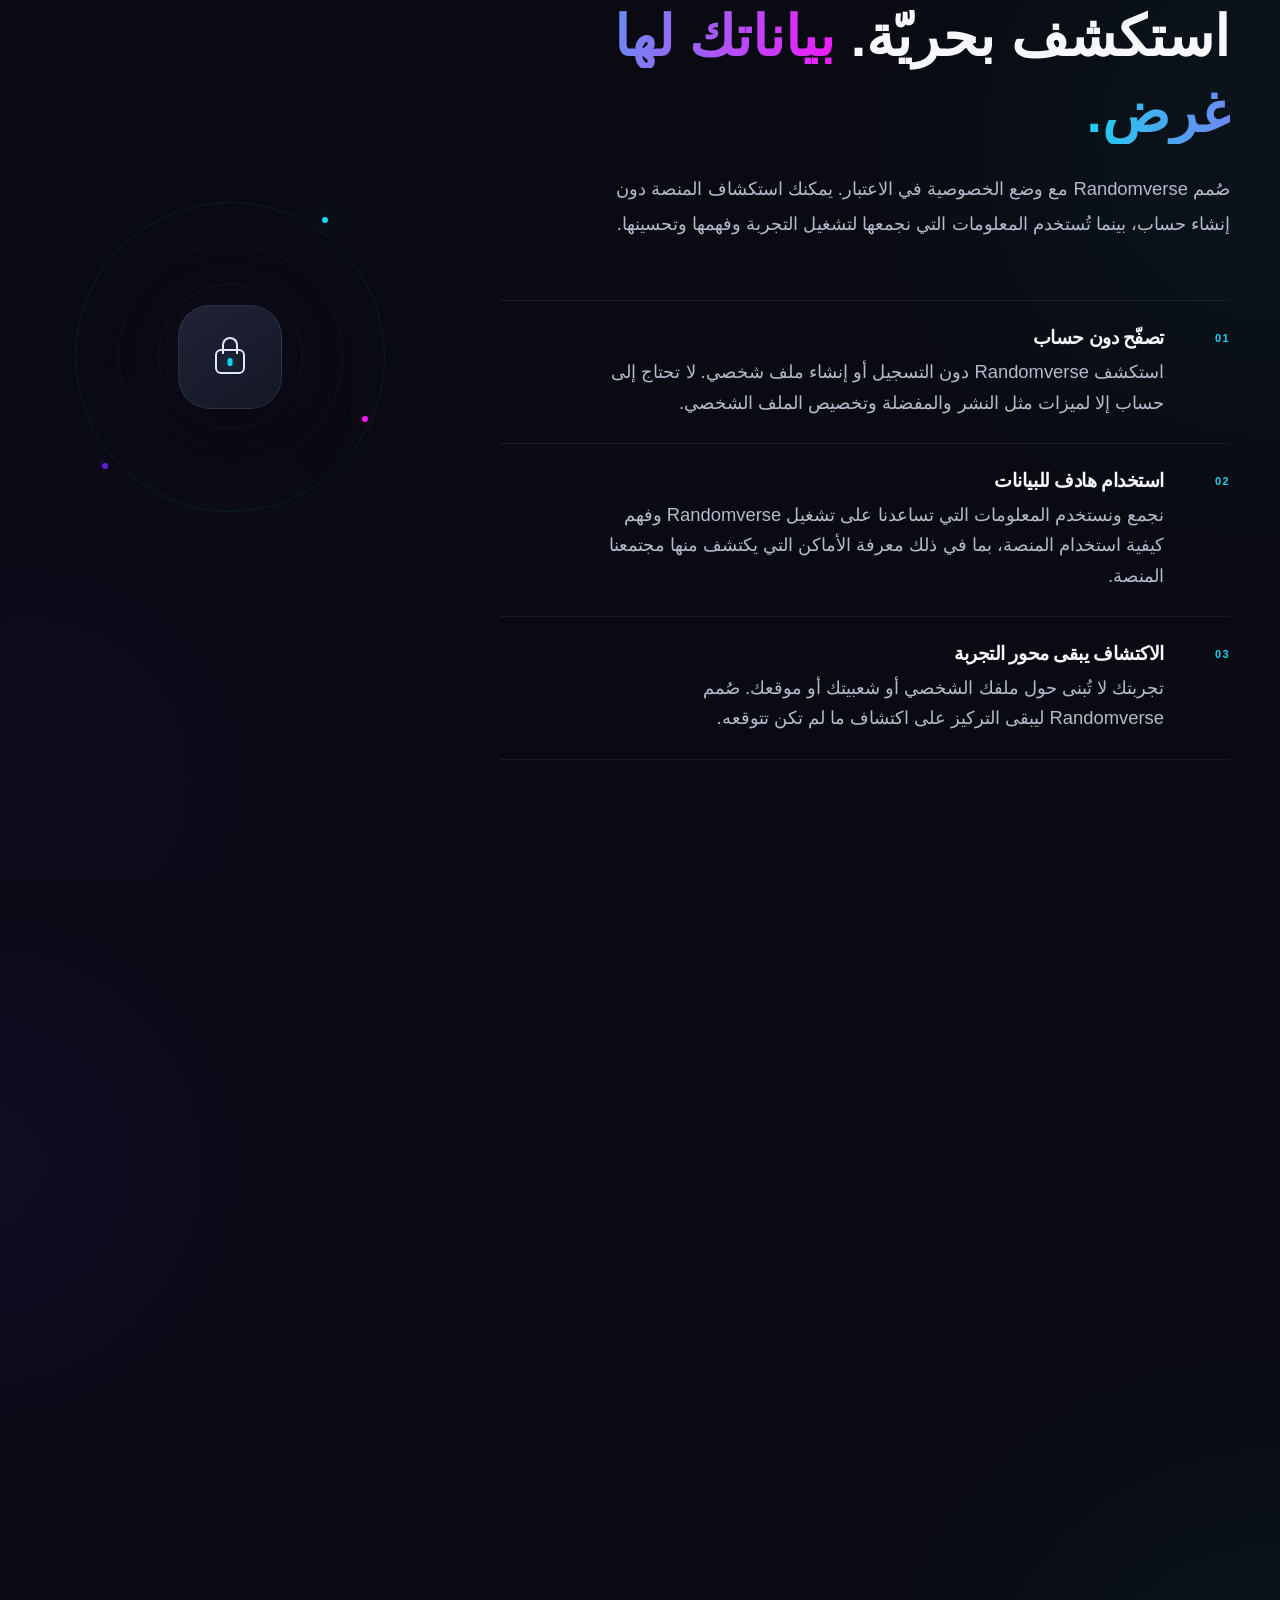
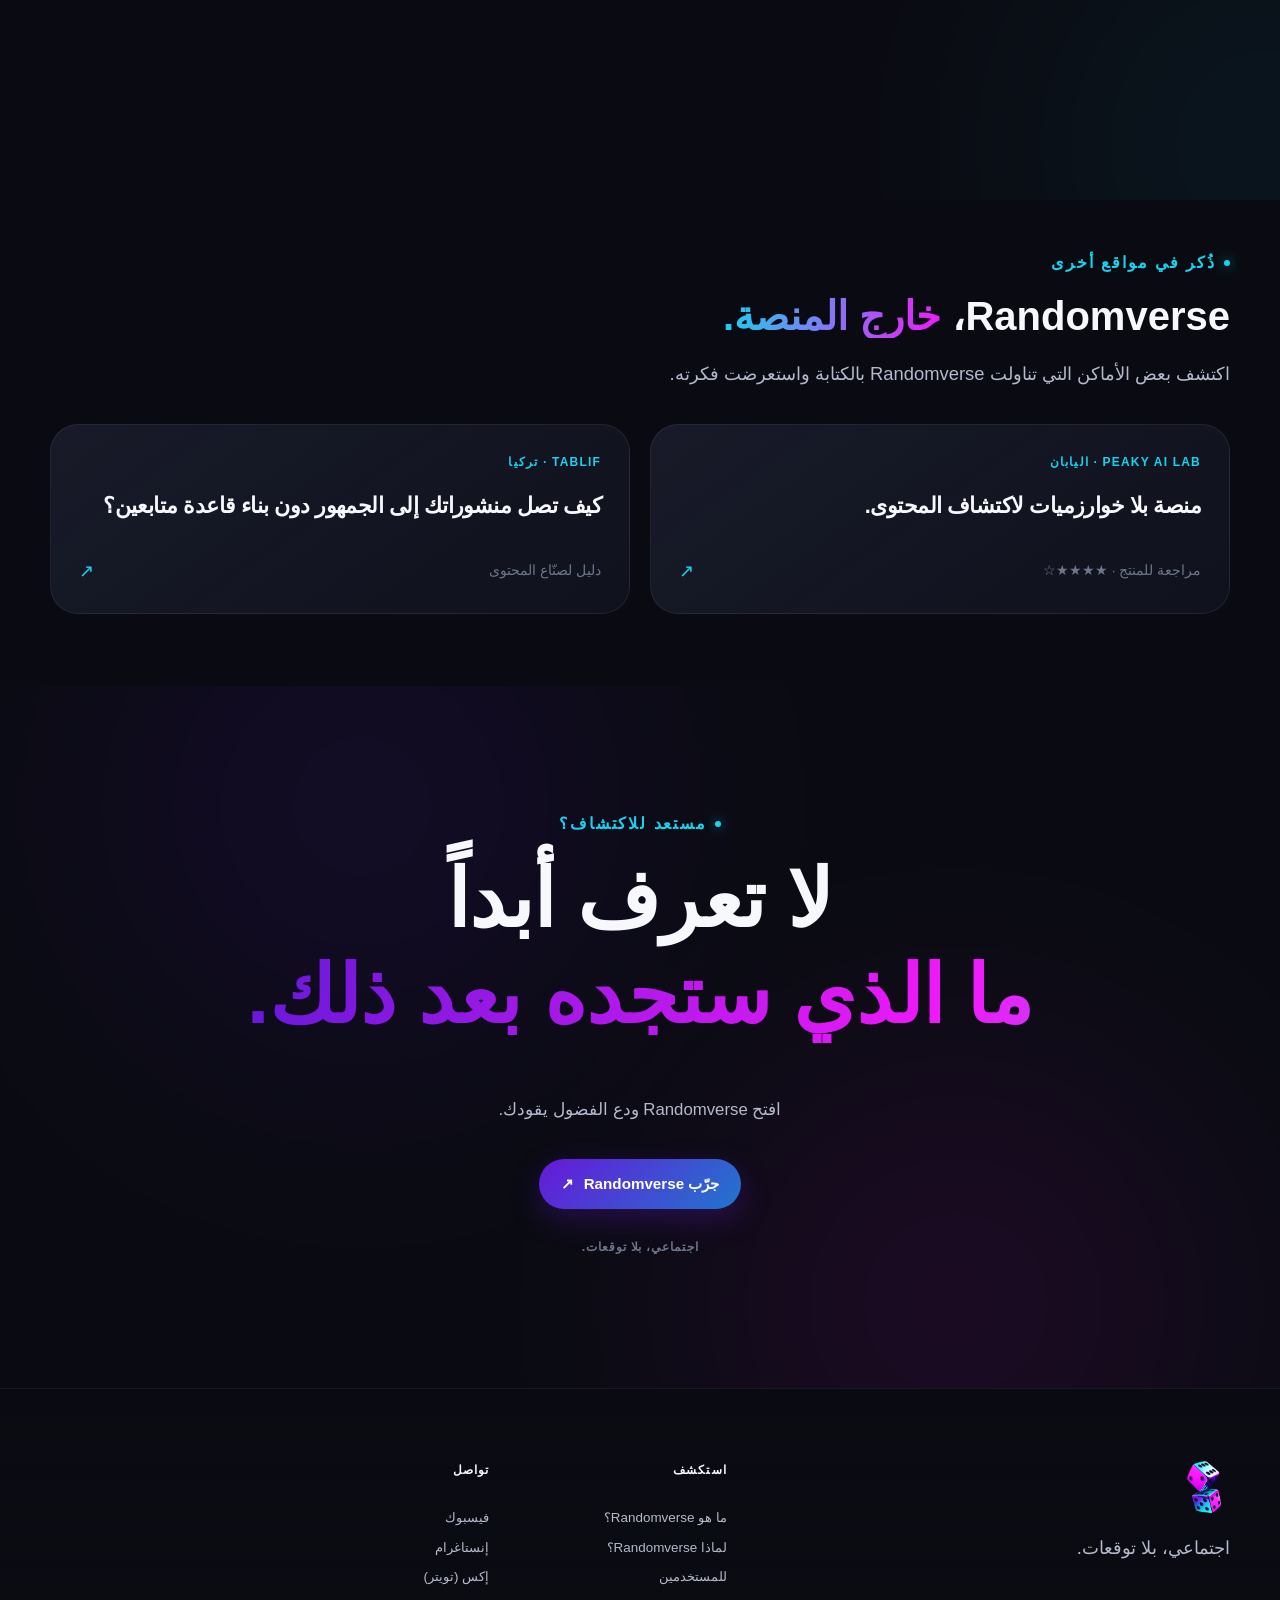
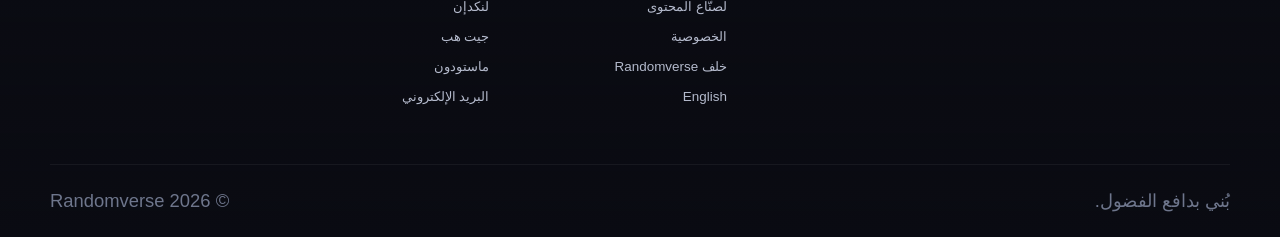
<file: ar/index.html>
<!doctype html>
<html lang="ar" dir="rtl">
  <head>
    <meta charset="UTF-8" />

    <title>Randomverse عن</title>

    <meta
      name="description"
      content="Randomverse منصة اجتماعية تركز على اكتشاف المحتوى بشكل عفوي، حيث يستحق كل منشور فرصة ليتم اكتشافه حول العالم."
    />

    <meta
      name="google-site-verification"
      content="Jh22w8PSot6LtFiJKsLXPmiki9er2vfxfx4r39HkR8c"
    />
    <meta name="msvalidate.01" content="5B75207262E77795282B5DCE59FE463A" />

    <meta name="robots" content="index, follow" />
    <meta name="viewport" content="width=device-width, initial-scale=1.0" />
    <meta name="theme-color" content="#0A0B12" />
    <meta http-equiv="X-UA-Compatible" content="IE=edge" />

    <link rel="canonical" href="https://randomverse-social.github.io/ar/" />

    <link
      rel="alternate"
      hreflang="en"
      href="https://randomverse-social.github.io/"
    />
    <link
      rel="alternate"
      hreflang="ar"
      href="https://randomverse-social.github.io/ar/"
    />
    <link
      rel="alternate"
      hreflang="x-default"
      href="https://randomverse-social.github.io/"
    />

    <!-- Favicon -->
    <link rel="icon" type="image/x-icon" href="favicon.ico" />

    <meta property="og:title" content="Randomverse — اجتماعي، بلا توقعات." />
    <meta
      property="og:description"
      content="منصة اجتماعية تركز على اكتشاف المحتوى بشكل عفوي. كل منشور يستحق فرصة ليتم اكتشافه حول العالم."
    />
    <meta
      property="og:url"
      content="https://randomverse-social.github.io/ar/"
    />
    <meta property="og:type" content="website" />
    <meta property="og:site_name" content="Randomverse" />
    <meta
      property="og:image"
      content="https://ggkghtuxlwnkmwrwtows.supabase.co/storage/v1/object/public/logo/logo.png"
    />

    <meta name="twitter:card" content="summary_large_image" />
    <meta name="twitter:title" content="Randomverse — اجتماعي، بلا توقعات." />
    <meta
      name="twitter:description"
      content="منصة اجتماعية تركز على اكتشاف المحتوى بشكل عفوي. كل منشور يستحق فرصة ليتم اكتشافه حول العالم."
    />
    <meta
      name="twitter:image"
      content="https://ggkghtuxlwnkmwrwtows.supabase.co/storage/v1/object/public/logo/logo.png"
    />

    <script type="application/ld+json">
      {
        "@context": "https://schema.org",
        "@type": "Organization",
        "name": "Randomverse",
        "url": "https://randomverse-social.github.io/ar/",
        "logo": "https://ggkghtuxlwnkmwrwtows.supabase.co/storage/v1/object/public/logo/logo.png",
        "description": "منصة اجتماعية تركز على اكتشاف المحتوى بشكل عفوي.",
        "founder": {
          "@type": "Person",
          "@id": "https://randomverse-social.github.io/#mohammed-bokir",
          "name": "Mohammed Bokir",
          "url": "https://randomverse-social.github.io/#behind-randomverse",
          "jobTitle": "Founder and Independent Software Engineer",
          "sameAs": [
            "https://github.com/MohammedBokir",
            "https://ae.linkedin.com/in/mohammed-bokir-b75548451",
            "https://mohammed-bokir.pages.dev"
          ]
        },
        "sameAs": [
          "https://linkedin.com/company/randomverse",
          "https://github.com/randomverse-social",
          "https://x.com/randomverse_soc",
          "https://www.instagram.com/randomverse_social/",
          "https://www.facebook.com/people/Randomverse/61592659558160/",
          "https://mastodon.social/@Randomverse"
        ]
      }
    </script>

    <script type="application/ld+json">
      {
        "@context": "https://schema.org",
        "@type": "WebApplication",
        "name": "Randomverse",
        "url": "https://randomverse-social.vercel.app/",
        "description": "منصة اجتماعية تركز على اكتشاف المحتوى بشكل عفوي.",
        "applicationCategory": "SocialNetworkingApplication",
        "operatingSystem": "All"
      }
    </script>

    <!-- Google tag (gtag.js) -->
    <script
      async
      src="https://www.googletagmanager.com/gtag/js?id=G-JJZF5SRP3C"
    ></script>
    <script>
      window.dataLayer = window.dataLayer || [];
      function gtag() {
        dataLayer.push(arguments);
      }
      gtag("js", new Date());

      gtag("config", "G-JJZF5SRP3C");
    </script>

    <link rel="stylesheet" href="../css/base.css" />
    <link rel="stylesheet" href="../css/sticky-navbar.css" />
    <link rel="stylesheet" href="../css/hero.css" />
    <link rel="stylesheet" href="../css/dice.css" />
    <link rel="stylesheet" href="../css/what-is-randomverse.css" />
    <link rel="stylesheet" href="../css/why-randomverse.css" />
    <link rel="stylesheet" href="../css/for-users.css" />
    <link rel="stylesheet" href="../css/for-creators.css" />
    <link rel="stylesheet" href="../css/philosophy.css" />
    <link rel="stylesheet" href="../css/privacy.css" />
    <link rel="stylesheet" href="../css/founder.css" />
    <link rel="stylesheet" href="../css/footer.css" />
    <link rel="stylesheet" href="../css/final-cta.css" />
    <link rel="stylesheet" href="../css/featured-elsewhere.css" />
  </head>

  <body>
    <nav class="site-nav" aria-label="التنقل الرئيسي">
      <div class="container site-nav__inner">
        <a
          class="site-nav__brand"
          href="./"
          aria-label="الصفحة الرئيسية لـ Randomverse"
        >
          <img src="../assets/logo/logo.png" alt="Randomverse" />
        </a>

        <div class="site-nav__links">
          <a href="#what-is-randomverse">ما هو Randomverse؟</a>
          <a href="#philosophy">الفلسفة</a>
          <a href="#why-randomverse">لماذا Randomverse؟</a>
          <a href="#for-users">للمستخدمين</a>
          <a href="#for-creators">لصنّاع المحتوى</a>
          <a href="#privacy">الخصوصية</a>
          <a href="#behind-randomverse">خلف Randomverse</a>
          <a class="site-nav__language" href="../"> English </a>
        </div>

        <button
          class="site-nav__toggle"
          type="button"
          aria-label="فتح القائمة"
          aria-expanded="false"
          aria-controls="site-nav-menu"
        >
          <span></span>
          <span></span>
          <span></span>
        </button>

        <div class="site-nav__mobile" id="site-nav-menu">
          <a href="#what-is-randomverse">ما هو Randomverse؟</a>
          <a href="#philosophy">الفلسفة</a>
          <a href="#why-randomverse">لماذا Randomverse؟</a>
          <a href="#for-users">للمستخدمين</a>
          <a href="#for-creators">لصنّاع المحتوى</a>
          <a href="#privacy">الخصوصية</a>
          <a href="#behind-randomverse">خلف Randomverse</a>
          <a class="site-nav__language" href="../"> English </a>
        </div>
      </div>
    </nav>

    <main id="main-content">
      <!-- HERO -->

      <section class="hero" aria-labelledby="hero-title">
        <div class="hero__glow hero__glow--purple"></div>
        <div class="hero__glow hero__glow--cyan"></div>
        <div class="hero__glow hero__glow--pink"></div>

        <div class="hero__particles" aria-hidden="true">
          <span></span>
          <span></span>
          <span></span>
          <span></span>
          <span></span>
          <span></span>
        </div>

        <div class="container hero__container">
          <div class="hero__content">
            <h1 id="hero-title" class="hero__title reveal">
              اجتماعي،
              <br />
              <span>بلا</span>
              توقعات.
            </h1>

            <p class="hero__description reveal">
              كل منشور يستحق فرصة ليتم اكتشافه حول العالم.
            </p>

            <div class="hero__actions reveal">
              <a
                class="button button--primary"
                href="https://randomverse-social.vercel.app/"
                target="_blank"
                rel="noopener noreferrer"
              >
                جرّب Randomverse
                <span aria-hidden="true">↗</span>
              </a>

              <a class="button button--secondary" href="#what-is-randomverse">
                اكتشف المزيد
                <span aria-hidden="true">↓</span>
              </a>
            </div>
          </div>

          <div class="hero__dice" aria-hidden="true">
            <div class="dice-orbit dice-orbit--outer"></div>
            <div class="dice-orbit dice-orbit--inner"></div>

            <div class="dice">
              <div class="dice__face dice__face--front">
                <span></span>
              </div>

              <div class="dice__face dice__face--back">
                <span></span>
                <span></span>
              </div>

              <div class="dice__face dice__face--right">
                <span></span>
                <span></span>
                <span></span>
              </div>

              <div class="dice__face dice__face--left">
                <span></span>
                <span></span>
                <span></span>
                <span></span>
              </div>

              <div class="dice__face dice__face--top">
                <span></span>
                <span></span>
                <span></span>
                <span></span>
                <span></span>
              </div>

              <div class="dice__face dice__face--bottom">
                <span></span>
                <span></span>
                <span></span>
                <span></span>
                <span></span>
                <span></span>
              </div>
            </div>

            <div class="dice__shadow"></div>
          </div>

          <a
            class="hero__scroll"
            href="#what-is-randomverse"
            aria-label="انتقل لاكتشاف Randomverse"
          >
            <span>استكشف</span>
            <span class="hero__scroll-line"></span>
          </a>
        </div>
      </section>

      <!-- WHAT IS RANDOMVERSE -->

      <section id="what-is-randomverse" class="section what-is">
        <div class="container">
          <div class="what-is__intro reveal">
            <p class="eyebrow">ما هو Randomverse؟</p>

            <h2 class="section-title">
              تجربة اجتماعية مبنية حول
              <span class="gradient-text">الاكتشاف.</span>
            </h2>

            <p class="section-description">
              Randomverse تجربة اجتماعية تركز على الاكتشاف، مبنية حول فكرة
              بسيطة: كل منشور يستحق فرصة ليتم اكتشافه.
            </p>
          </div>

          <div class="what-is__visual">
            <div class="what-is__card what-is__card--main reveal">
              <div>
                <span></span>
                <span></span>
                <span></span>
              </div>

              <div>
                <p class="what-is__card-label">الفكرة</p>

                <h3>
                  افتح. مرّر.
                  <span>اكتشف.</span>
                </h3>

                <p>
                  لا ضغط لبناء قاعدة من المتابعين. ولا حاجة للتنافس على
                  الانتباه. مجرد نافذة متجددة باستمرار على لحظات وأفكار وصور
                  ومقاطع فيديو من أشخاص حول العالم.
                </p>
              </div>
            </div>

            <div class="what-is__principles">
              <article class="principle-card reveal">
                <div class="principle-card__content">
                  <p class="principle-card__number">01</p>
                  <h3>الفضول أولاً</h3>
                  <p>اكتشف شيئاً لم تكن تبحث عنه.</p>
                </div>
              </article>

              <article class="principle-card reveal">
                <div class="principle-card__content">
                  <p class="principle-card__number">02</p>
                  <h3>اكتشاف عالمي</h3>
                  <p>استكشف لحظات من أشخاص حول العالم.</p>
                </div>
              </article>

              <article class="principle-card reveal">
                <div class="principle-card__content">
                  <p class="principle-card__number">03</p>
                  <h3>ضغط أقل</h3>
                  <p>أنشئ وشارك دون السعي وراء الانتباه.</p>
                </div>
              </article>
            </div>
          </div>
        </div>
      </section>

      <!-- PHILOSOPHY -->

      <section id="philosophy" class="section philosophy">
        <div class="philosophy__glow philosophy__glow--one"></div>
        <div class="philosophy__glow philosophy__glow--two"></div>

        <div class="container">
          <div class="philosophy__content reveal">
            <p class="eyebrow">الفلسفة</p>

            <h2>
              اجتماعي،
              <span>بلا</span>
              توقعات.
            </h2>

            <p class="philosophy__description">
              لست بحاجة إلى الانتشار الواسع. ولست بحاجة إلى بناء قاعدة من
              المتابعين. ولست بحاجة إلى أن تجعل كل ما تشاركه مرتبطاً بما يحقق
              أفضل أداء.
            </p>

            <p class="philosophy__description">
              افتح Randomverse. مرّر. اكتشف شيئاً لم تتوقعه.
            </p>
          </div>

          <div class="philosophy__statement reveal">
            <div class="philosophy__line"></div>

            <p>مساحة يكون فيها الفضول أهم من الشعبية.</p>

            <div class="philosophy__line"></div>
          </div>
        </div>
      </section>

      <!-- WHY RANDOMVERSE -->

      <section id="why-randomverse" class="section why-randomverse">
        <div class="why-randomverse__glow why-randomverse__glow--one"></div>
        <div class="why-randomverse__glow why-randomverse__glow--two"></div>

        <div class="container">
          <div class="why-randomverse__intro reveal">
            <p class="eyebrow">لماذا Randomverse؟</p>

            <h2 class="section-title">
              لأنك أحياناً تريد
              <span class="gradient-text">أن ترى شيئاً مختلفاً.</span>
            </h2>

            <p class="section-description">
              يمنحك Randomverse مساحة للخروج من المألوف واكتشاف شيء لم تكن تبحث
              عنه.
            </p>
          </div>

          <div class="why-randomverse__reasons">
            <article class="why-reason reveal">
              <div class="why-reason__number">01</div>

              <div class="why-reason__content">
                <h3>اكسر الروتين</h3>
                <p>
                  ليس كل ما تراه على الإنترنت بحاجة إلى أن يكون مصمماً وفقاً لما
                  تعرف مسبقاً أنك تفضله.
                </p>
              </div>

              <div class="why-reason__mark" aria-hidden="true">
                <span></span>
                <span></span>
              </div>
            </article>

            <article class="why-reason reveal">
              <div class="why-reason__number">02</div>

              <div class="why-reason__content">
                <h3>وسّع عالمك</h3>
                <p>
                  صادف أشخاصاً ووجهات نظر ولحظات ربما لم تكن لتلتقي بها بطريقة
                  أخرى.
                </p>
              </div>

              <div class="why-reason__mark" aria-hidden="true">
                <span></span>
                <span></span>
              </div>
            </article>

            <article class="why-reason reveal">
              <div class="why-reason__number">03</div>

              <div class="why-reason__content">
                <h3>احتضن غير المتوقع</h3>
                <p>
                  لست بحاجة إلى معرفة ما سيأتي بعد ذلك. وهذا جزء من التجربة.
                </p>
              </div>

              <div class="why-reason__mark" aria-hidden="true">
                <span></span>
                <span></span>
              </div>
            </article>
          </div>
        </div>
      </section>

      <!-- FOR USERS -->

      <section id="for-users" class="section for-users">
        <div class="for-users__glow for-users__glow--one"></div>
        <div class="for-users__glow for-users__glow--two"></div>

        <div class="container">
          <div class="for-users__intro reveal">
            <p class="eyebrow">للمستخدمين</p>

            <h2 class="section-title">
              هناك المزيد لاكتشافه
              <span class="gradient-text">أبعد مما هو مألوف.</span>
            </h2>

            <p class="section-description">
              استكشف Randomverse بالوتيرة التي تناسبك، واحفظ ما يلفت انتباهك،
              وشكّل مساحتك الخاصة دون تعقيدات غير ضرورية.
            </p>
          </div>

          <div class="for-users__layout">
            <article class="for-users__feature reveal">
              <div class="for-users__feature-orbit" aria-hidden="true">
                <span></span>
                <span></span>
                <span></span>
              </div>

              <div class="for-users__feature-content">
                <span class="for-users__feature-number">01</span>

                <h3>استكشف بحريّة</h3>

                <p>
                  تصفّح Randomverse دون إنشاء حساب. ابدأ مباشرة، واكتشف شيئاً
                  غير متوقع، وواصل الاستكشاف.
                </p>
              </div>
            </article>

            <div class="for-users__items">
              <article class="user-feature reveal">
                <div class="user-feature__icon" aria-hidden="true">
                  <span>♡</span>
                </div>

                <div>
                  <span class="user-feature__number">02</span>

                  <h3>احفظ ما تجده</h3>

                  <p>
                    احتفظ بالمنشورات التي تلفت انتباهك في المفضلة وعد إليها
                    لاحقاً.
                  </p>
                </div>
              </article>

              <article class="user-feature reveal">
                <div class="user-feature__icon" aria-hidden="true">
                  <span>◌</span>
                </div>

                <div>
                  <span class="user-feature__number">03</span>

                  <h3>أنشئ مساحتك</h3>

                  <p>
                    أنشئ ملفاً شخصياً واجعل لك ركناً خاصاً بك في Randomverse.
                  </p>
                </div>
              </article>

              <article class="user-feature reveal">
                <div class="user-feature__icon" aria-hidden="true">
                  <span>✓</span>
                </div>

                <div>
                  <span class="user-feature__number">04</span>

                  <h3>ابقَ متحكماً</h3>

                  <p>
                    أبلغ عن المحتوى غير المناسب وساهم في إبقاء الاكتشاف ممتعاً
                    للجميع.
                  </p>
                </div>
              </article>
            </div>
          </div>
        </div>
      </section>

      <!-- FOR CREATORS -->

      <section id="for-creators" class="section for-creators">
        <div class="for-creators__glow for-creators__glow--one"></div>
        <div class="for-creators__glow for-creators__glow--two"></div>

        <div class="container">
          <div class="for-creators__intro reveal">
            <p class="eyebrow">لصنّاع المحتوى</p>

            <h2 class="section-title">
              أنشئ وشارك، ودع
              <span class="gradient-text">محتواك يجد طريقه.</span>
            </h2>

            <p class="section-description">
              شارك ما يهمك دون أن تجعل كل شيء يدور حول المتابعين أو الشعبية أو
              الأداء.
            </p>
          </div>

          <div class="for-creators__layout">
            <article class="for-creators__feature reveal">
              <div class="for-creators__feature-orbit" aria-hidden="true">
                <span></span>
                <span></span>
                <span></span>
              </div>

              <div class="for-creators__feature-content">
                <span class="for-creators__feature-number">01</span>

                <h3>دع الآخرين يكتشفونك</h3>

                <p>
                  تصبح منشوراتك جزءاً من تجربة الاكتشاف العالمية في Randomverse،
                  مما يمنح أشخاصاً حول العالم فرصة لمصادفة ما تشاركه.
                </p>
              </div>
            </article>

            <div class="for-creators__items">
              <article class="creator-feature reveal">
                <div class="creator-feature__icon" aria-hidden="true">
                  <span>＋</span>
                </div>

                <div>
                  <span class="creator-feature__number">02</span>

                  <h3>أنشئ وشارك</h3>

                  <p>
                    شارك الصور أو مقاطع الفيديو أو النصوص دون ضغط لتحقيق أداء
                    معين أو التنافس أو الالتزام بقالب محدد.
                  </p>
                </div>
              </article>

              <article class="creator-feature reveal">
                <div class="creator-feature__icon" aria-hidden="true">
                  <span>↗</span>
                </div>

                <div>
                  <span class="creator-feature__number">03</span>

                  <h3>رؤى التفاعل</h3>

                  <p>
                    تعرّف على كيفية اكتشاف الأشخاص لما تشاركه وكيفية تفاعلهم
                    معه.
                  </p>
                </div>
              </article>
            </div>
          </div>
        </div>
      </section>

      <!-- PRIVACY -->

      <section id="privacy" class="section privacy">
        <div class="privacy__glow privacy__glow--one"></div>
        <div class="privacy__glow privacy__glow--two"></div>

        <div class="container">
          <div class="privacy__layout">
            <div class="privacy__content reveal">
              <p class="eyebrow">الخصوصية</p>

              <h2 class="section-title">
                استكشف بحريّة.
                <span class="gradient-text">بياناتك لها غرض.</span>
              </h2>

              <p class="section-description">
                صُمم Randomverse مع وضع الخصوصية في الاعتبار. يمكنك استكشاف
                المنصة دون إنشاء حساب، بينما تُستخدم المعلومات التي نجمعها
                لتشغيل التجربة وفهمها وتحسينها.
              </p>

              <div class="privacy__principles">
                <div class="privacy__principle">
                  <span class="privacy__number">01</span>

                  <div>
                    <h3>تصفّح دون حساب</h3>

                    <p>
                      استكشف Randomverse دون التسجيل أو إنشاء ملف شخصي. لا تحتاج
                      إلى حساب إلا لميزات مثل النشر والمفضلة وتخصيص الملف
                      الشخصي.
                    </p>
                  </div>
                </div>

                <div class="privacy__principle">
                  <span class="privacy__number">02</span>

                  <div>
                    <h3>استخدام هادف للبيانات</h3>

                    <p>
                      نجمع ونستخدم المعلومات التي تساعدنا على تشغيل Randomverse
                      وفهم كيفية استخدام المنصة، بما في ذلك معرفة الأماكن التي
                      يكتشف منها مجتمعنا المنصة.
                    </p>
                  </div>
                </div>

                <div class="privacy__principle">
                  <span class="privacy__number">03</span>

                  <div>
                    <h3>الاكتشاف يبقى محور التجربة</h3>

                    <p>
                      تجربتك لا تُبنى حول ملفك الشخصي أو شعبيتك أو موقعك. صُمم
                      Randomverse ليبقى التركيز على اكتشاف ما لم تكن تتوقعه.
                    </p>
                  </div>
                </div>
              </div>
            </div>

            <div class="privacy__visual reveal" aria-hidden="true">
              <div class="privacy__halo privacy__halo--outer"></div>
              <div class="privacy__halo privacy__halo--middle"></div>
              <div class="privacy__halo privacy__halo--inner"></div>

              <div class="privacy__core">
                <div class="privacy__lock">
                  <span></span>
                </div>
              </div>

              <span class="privacy__dot privacy__dot--one"></span>
              <span class="privacy__dot privacy__dot--two"></span>
              <span class="privacy__dot privacy__dot--three"></span>
            </div>
          </div>
        </div>
      </section>

      <section id="behind-randomverse" class="section founder">
        <div class="founder__glow founder__glow--one"></div>
        <div class="founder__glow founder__glow--two"></div>
        <div class="container">
          <div class="founder__layout">
            <div class="founder__portrait reveal">
              <div class="founder__portrait-frame">
                <img
                  src="../assets/founder/mohammed-bokir.png"
                  alt="محمد بكير، مؤسس ومطوّر منصة Randomverse"
                  loading="lazy"
                  width="480"
                  height="600"
                />
              </div>

              <div class="founder__identity">
                <span class="founder__name">محمد بكير</span>
                <span class="founder__role"> المؤسس ومهندس البرمجيات </span>

                <div class="founder__links">
                  <a
                    href="https://mohammed-bokir.pages.dev"
                    target="_blank"
                    rel="noopener noreferrer"
                    aria-label="Personal page link"
                  >
                    الصفحة الشخصية
                  </a>
                  <a
                    href="https://ae.linkedin.com/in/mohammed-bokir-b75548451/"
                    target="_blank"
                    rel="noopener noreferrer"
                    aria-label="LinkedIn profile"
                  >
                    لنكدإن
                  </a>

                  <a
                    href="https://github.com/MohammedBokir"
                    target="_blank"
                    rel="noopener noreferrer"
                    aria-label="GitHub profile"
                  >
                    جيت هب
                  </a>
                </div>
              </div>
            </div>

            <div class="founder__content reveal">
              <p class="eyebrow">خلف Randomverse</p>

              <h2 class="section-title">
                بُنيت <span class="gradient-text">بجهد فردي.</span> وانطلقت من
                <span class="gradient-text">رؤية مختلفة.</span>
              </h2>

              <p class="founder__description">
                يتولى محمد بكير تطوير منصة Randomverse وإدارتها بشكل مستقل، وهو
                مهندس برمجيات مهتم باستكشاف أساليب مختلفة لبناء منصات التواصل
                الاجتماعي.
              </p>

              <p class="founder__description">
                بدلاً من إنشاء منصة أخرى تتمحور حول المتابعين والشعبية والتوصيات
                المخصصة، سعى إلى بناء تجربة تضع الاكتشاف العفوي في المقام الأول.
              </p>

              <p class="founder__description">
                ما بدأ كوجهة نظر مختلفة تجاه وسائل التواصل الاجتماعي، تحوّل إلى
                مشروع مستقل يقوم على إيمان بسيط: قد يكون اكتشاف شيء لم تكن
                تتوقعه ذا قيمة لا تقل عن العثور على ما تبحث عنه تماماً.
              </p>
            </div>
          </div>
        </div>
      </section>

      <section
        id="featured-elsewhere"
        class="section section--compact featured-elsewhere"
      >
        <div class="container">
          <div class="featured-elsewhere__intro reveal">
            <p class="eyebrow">ذُكر في مواقع أخرى</p>

            <h2 class="section-title">
              Randomverse، <span class="gradient-text">خارج المنصة.</span>
            </h2>

            <p class="section-description">
              اكتشف بعض الأماكن التي تناولت Randomverse بالكتابة واستعرضت فكرته.
            </p>
          </div>

          <div class="featured-elsewhere__cards">
            <a
              class="featured-elsewhere__card reveal"
              href="https://peaky.co.jp/randomverse/"
              target="_blank"
              rel="noopener noreferrer"
              aria-label="اقرأ مراجعة Randomverse اليابانية على Peaky AI LAB"
            >
              <span class="featured-elsewhere__source"
                >Peaky AI LAB · اليابان</span
              >

              <h3>منصة بلا خوارزميات لاكتشاف المحتوى.</h3>

              <div class="featured-elsewhere__meta">
                <span>مراجعة للمنتج · ★★★★☆</span>
                <span class="featured-elsewhere__arrow" aria-hidden="true"
                  >↗</span
                >
              </div>
            </a>

            <a
              class="featured-elsewhere__card reveal"
              href="https://tablif.com/town/dffb757c-0a76-4c0e-a575-217d0f8f17f5/c/get-my-posts-seen-without-followers"
              target="_blank"
              rel="noopener noreferrer"
              aria-label="اقرأ دليل Tablif حول الوصول إلى الجمهور دون بناء قاعدة متابعين"
            >
              <span class="featured-elsewhere__source">Tablif · تركيا</span>

              <h3>كيف تصل منشوراتك إلى الجمهور دون بناء قاعدة متابعين؟</h3>

              <div class="featured-elsewhere__meta">
                <span>دليل لصنّاع المحتوى</span>
                <span class="featured-elsewhere__arrow" aria-hidden="true"
                  >↗</span
                >
              </div>
            </a>
          </div>
        </div>
      </section>

      <!-- FINAL CTA -->

      <section id="try-randomverse" class="section final-cta">
        <div class="final-cta__glow final-cta__glow--one"></div>
        <div class="final-cta__glow final-cta__glow--two"></div>

        <div class="container">
          <div class="final-cta__content reveal">
            <p class="eyebrow">مستعد للاكتشاف؟</p>

            <h2>
              لا تعرف أبداً
              <span>ما الذي ستجده بعد ذلك.</span>
            </h2>

            <p class="final-cta__description">
              افتح Randomverse ودع الفضول يقودك.
            </p>

            <a
              class="button button--primary final-cta__button"
              href="https://randomverse-social.vercel.app/"
              target="_blank"
              rel="noopener noreferrer"
            >
              جرّب Randomverse
              <span aria-hidden="true">↗</span>
            </a>

            <p class="final-cta__tagline">اجتماعي، بلا توقعات.</p>
          </div>
        </div>
      </section>
    </main>

    <!-- FOOTER -->

    <footer class="site-footer">
      <div class="container">
        <div class="site-footer__main">
          <div class="site-footer__brand">
            <a href="./" aria-label="الصفحة الرئيسية لـ Randomverse">
              <img src="../assets/logo/logo.png" alt="Randomverse" />
            </a>

            <p>اجتماعي، بلا توقعات.</p>
          </div>

          <div class="site-footer__links">
            <div class="site-footer__group">
              <span>استكشف</span>

              <a href="#what-is-randomverse"> ما هو Randomverse؟ </a>

              <a href="#why-randomverse"> لماذا Randomverse؟ </a>

              <a href="#for-users"> للمستخدمين </a>

              <a href="#for-creators"> لصنّاع المحتوى </a>

              <a href="#privacy"> الخصوصية </a>

              <a href="#behind-randomverse">خلف Randomverse</a>

              <a class="site-nav__language" href="../"> English </a>
            </div>

            <div class="site-footer__group">
              <span>تواصل</span>

              <a
                href="https://www.facebook.com/people/Randomverse/61592659558160/"
                target="_blank"
                rel="me noopener noreferrer"
              >
                فيسبوك
              </a>

              <a
                href="https://www.instagram.com/randomverse_social/"
                target="_blank"
                rel="noopener noreferrer"
              >
                إنستاغرام
              </a>

              <a
                href="https://x.com/randomverse_soc"
                target="_blank"
                rel="noopener noreferrer"
              >
                إكس (تويتر)
              </a>

              <a
                href="https://linkedin.com/company/randomverse"
                target="_blank"
                rel="noopener noreferrer"
              >
                لنكدإن
              </a>

              <a
                href="https://github.com/randomverse-social"
                target="_blank"
                rel="noopener noreferrer"
              >
                جيت هب
              </a>

              <a
                href="https://mastodon.social/@Randomverse"
                target="_blank"
                rel="noopener noreferrer"
              >
                ماستودون
              </a>

              <a href="mailto:randomverse.social.official@gmail.com">
                البريد الإلكتروني
              </a>
            </div>
          </div>
        </div>

        <div class="site-footer__bottom">
          <p>بُني بدافع الفضول.</p>

          <p>© 2026 Randomverse</p>
        </div>
      </div>
    </footer>

    <script src="../js/main.js"></script>
  </body>
</html>
</file>
<file: css/base.css>
:root {
  /* Brand */
  --primary: #6718D9;
  --secondary: #17D3EF;
  --accent: #F219FA;
  --accent-blue: #2176CD;
  --highlight: #DDF4FD;

  /* Dark surfaces */
  --background: #0A0B12;
  --background-variant: #10121E;
  --surface: #181B2B;
  --elevated: #22263A;
  --control: #2A3047;
  --control-active: #3A4566;

  /* Text */
  --primary-text: #F7F8FC;
  --secondary-text: #B4BACC;
  --disabled-text: #6E768C;

  /* UI */
  --icon: #C4C9DC;
  --icon-muted: #9AA1B8;
  --icon-active: #E2E6F5;
  --divider: #363B56;

  /* Semantic */
  --destructive: #3A2630;
  --destructive-icon: #E58B9A;

  /* Layout */
  --content-width: 1180px;
  --content-padding: 28px;

  /* Radius */
  --radius-sm: 12px;
  --radius-md: 18px;
  --radius-lg: 28px;
  --radius-xl: 36px;
  --radius-pill: 999px;

  /* Motion */
  --ease-standard: cubic-bezier(0.22, 1, 0.36, 1);
  --ease-smooth: cubic-bezier(0.16, 1, 0.3, 1);

  /* Shadows */
  --shadow-soft: 0 16px 50px rgba(0, 0, 0, 0.18);
  --shadow-elevated: 0 24px 80px rgba(0, 0, 0, 0.28);
}


/* =========================================================
   RESET
   ========================================================= */

*,
*::before,
*::after {
  box-sizing: border-box;
}

html {
  min-height: 100%;
  scroll-behavior: smooth;
  background: var(--background);
  -webkit-text-size-adjust: 100%;
}

body {
  min-height: 100vh;
  margin: 0;

  background:
    radial-gradient(circle at 50% -10%,
      rgba(103, 24, 217, 0.12),
      transparent 42%),
    var(--background);

  color: var(--primary-text);

  font-family:
    Inter,
    "Segoe UI",
    system-ui,
    -apple-system,
    BlinkMacSystemFont,
    sans-serif;

  font-size: 16px;
  line-height: 1.6;

  overflow-x: hidden;

  -webkit-font-smoothing: antialiased;
  -moz-osx-font-smoothing: grayscale;
}

body::selection {
  background: rgba(103, 24, 217, 0.45);
  color: var(--primary-text);
}

img,
svg,
video {
  display: block;
  max-width: 100%;
}

button,
input,
textarea,
select {
  font: inherit;
}

button {
  border: 0;
}

a {
  color: inherit;
  text-decoration: none;
}

ul,
ol {
  margin: 0;
  padding: 0;
  list-style: none;
}

h1,
h2,
h3,
h4,
p {
  margin: 0;
}

p {
  color: var(--secondary-text);
  font-size: clamp(1rem, 1.5vw, 1.15rem);
  line-height: 1.75;
}


/* =========================================================
   GLOBAL LAYOUT
   ========================================================= */

#main-content {
  position: relative;
  min-height: 100vh;
  isolation: isolate;
}

.container {
  width: min(calc(100% - (var(--content-padding) * 2)),
      var(--content-width));

  margin-inline: auto;
}

.section {
  position: relative;
  padding-block: 120px;
}

.section--compact {
  padding-block: 80px;
}


/* =========================================================
   BACKGROUND / ATMOSPHERE
   ========================================================= */

.ambient-glow {
  position: absolute;
  width: 420px;
  height: 420px;

  border-radius: 50%;

  pointer-events: none;
  filter: blur(100px);

  opacity: 0.16;

  z-index: -1;
}

.ambient-glow--purple {
  background: var(--primary);
}

.ambient-glow--cyan {
  background: var(--secondary);
}

.ambient-glow--pink {
  background: var(--accent);
}


/* =========================================================
   TYPOGRAPHY
   ========================================================= */

.eyebrow {
  display: inline-flex;
  align-items: center;
  gap: 8px;

  color: var(--secondary);

  font-size: 1.0rem;
  font-weight: 700;
  letter-spacing: 0.12em;
  line-height: 1;
  text-transform: uppercase;
}

.eyebrow::before {
  content: "";

  width: 6px;
  height: 6px;
  font-size: 1.0rem;
  border-radius: 50%;

  background: var(--secondary);

  box-shadow:
    0 0 12px rgba(23, 211, 239, 0.7);
}

.section-title {
  max-width: 780px;

  margin-top: 20px;

  color: var(--primary-text);

  font-size: 3.5rem;
  font-weight: 750;
  letter-spacing: -0.045em;
  line-height: 1.05;
}

@media (max-width: 800px) {
  .section-title {
    font-size: 3rem;
    letter-spacing: -0.04em;
  }
}

@media (max-width: 520px) {
  .section-title {
    font-size: 2.5rem;
    letter-spacing: -0.035em;
  }
}

.section-description {
  max-width: 680px;
  margin-top: 22px;

  color: var(--secondary-text);

  font-size: clamp(1rem, 1.5vw, 1.15rem);
  line-height: 1.75;
}


/* =========================================================
   BUTTONS
   ========================================================= */

.button {
  position: relative;

  display: inline-flex;
  align-items: center;
  justify-content: center;
  gap: 10px;

  min-height: 50px;
  padding: 0 22px;

  border-radius: var(--radius-pill);

  font-size: 0.95rem;
  font-weight: 700;

  cursor: pointer;

  transition:
    transform 220ms var(--ease-standard),
    box-shadow 220ms var(--ease-standard),
    background 220ms ease;
}

.button:hover {
  transform: translateY(-2px);
}

.button:active {
  transform: translateY(0);
}

.button:focus-visible {
  outline: 2px solid var(--secondary);
  outline-offset: 4px;
}

.button--primary {
  color: #FFFFFF;

  background:
    linear-gradient(135deg,
      var(--primary),
      var(--accent-blue));

  box-shadow:
    0 10px 30px rgba(103, 24, 217, 0.28);
}

.button--primary:hover {
  box-shadow:
    0 14px 38px rgba(103, 24, 217, 0.38);
}

.button--secondary {
  color: var(--primary-text);

  background: rgba(42, 48, 71, 0.72);

  border: 1px solid rgba(255, 255, 255, 0.07);
}

.button--secondary:hover {
  background: var(--control-active);
}


/* =========================================================
   CARDS
   ========================================================= */

.card {
  background:
    linear-gradient(145deg,
      rgba(34, 38, 58, 0.72),
      rgba(24, 27, 43, 0.72));

  border: 1px solid rgba(255, 255, 255, 0.055);

  border-radius: var(--radius-lg);

  box-shadow: var(--shadow-soft);

  backdrop-filter: blur(18px);
  -webkit-backdrop-filter: blur(18px);
}


/* =========================================================
   SCROLL REVEAL
   ========================================================= */

.reveal {
  opacity: 0;
  transform: translateY(28px);

  transition:
    opacity 800ms var(--ease-standard),
    transform 800ms var(--ease-standard);
}

.reveal.is-visible {
  opacity: 1;
  transform: translateY(0);
}


/* =========================================================
   RESPONSIVE
   ========================================================= */

@media (max-width: 800px) {
  :root {
    --content-padding: 20px;
  }

  .section {
    padding-block: 88px;
  }

  .section--compact {
    padding-block: 64px;
  }

  .section-title {
    font-size: 3.5rem;
    letter-spacing: -0.04em;
  }
}

@media (max-width: 520px) {
  :root {
    --content-padding: 16px;
  }

  .section {
    padding-block: 72px;
  }

  .section-description {
    line-height: 1.65;
  }

  .button {
    width: 100%;
  }
}


/* =========================================================
   REDUCED MOTION
   ========================================================= */

@media (prefers-reduced-motion: reduce) {
  html {
    scroll-behavior: auto;
  }

  *,
  *::before,
  *::after {
    animation-duration: 0.01ms !important;
    animation-iteration-count: 1 !important;
    transition-duration: 0.01ms !important;
    scroll-behavior: auto !important;
  }

  .reveal {
    opacity: 1;
    transform: none;
  }
}

html[dir="rtl"] body {
  font-family: "Segoe UI", Tahoma, Arial, sans-serif;
}

html[dir="rtl"] .section-title,
html[dir="rtl"] .philosophy__content h2 {
  color: var(--primary-text) !important;
  line-height: 1.35 !important;
  letter-spacing: 0 !important;
}

html[dir="rtl"] .section-description {
  line-height: 1.9 !important;
}

html[dir="rtl"] .hero__title {
  letter-spacing: 0;
  line-height: 1.15;
}

html[dir="rtl"] .hero__title span {
  line-height: inherit;
}

html .hero__title span {
  line-height: inherit;
}

html[dir="rtl"] .final-cta__content h2 {
  letter-spacing: 0;
  line-height: 1.2;
}

html[dir="rtl"] .final-cta__content h2 span {
  line-height: 1.2;
  padding-bottom: 0.3em;
}

html .final-cta__content h2 span {
  line-height: 1.2;
  padding-bottom: 0.3em;
}
</file>
<file: css/sticky-navbar.css>
/* =========================================================
   STICKY NAVIGATION
   ========================================================= */

.site-nav {
  position: fixed;

  top: 0;
  left: 0;

  width: 100%;

  z-index: 1000;

  padding: 16px 0;

  border-bottom: 1px solid transparent;

  transition:
    padding 300ms var(--ease-standard),
    background 300ms ease,
    border-color 300ms ease,
    box-shadow 300ms ease;
}

.site-nav.is-scrolled {
  padding: 10px 0;

  border-bottom-color: rgba(255, 255, 255, 0.055);

  background:
    rgba(10, 11, 18, 0.72);

  box-shadow:
    0 12px 40px rgba(0, 0, 0, 0.16);

  backdrop-filter: blur(20px);
  -webkit-backdrop-filter: blur(20px);
}


/* =========================================================
   INNER
   ========================================================= */

.site-nav__inner {
  position: relative;

  display: flex;

  align-items: center;
  justify-content: space-between;

  min-height: 48px;
}


/* =========================================================
   BRAND
   ========================================================= */

.site-nav__brand {
  display: inline-flex;
  align-items: center;

  width: 42px;
  height: 42px;

  flex-shrink: 0;

  transition:
    transform 300ms var(--ease-standard),
    opacity 200ms ease;
}

.site-nav__brand:hover {
  transform: translateY(-2px);

  opacity: 0.9;
}

.site-nav__brand img {
  width: 100%;
  height: 100%;

  object-fit: contain;
}


/* =========================================================
   DESKTOP LINKS
   ========================================================= */

.site-nav__links {
  display: flex;

  align-items: center;

  gap: 4px;
}

.site-nav__links>a:not(.site-nav__cta) {
  position: relative;

  padding: 9px 11px;

  color: var(--secondary-text);

  font-size: 0.9rem;
  font-weight: 600;

  white-space: nowrap;

  transition:
    color 200ms ease,
    transform 200ms var(--ease-standard);
}

.site-nav__links>a:not(.site-nav__cta)::after {
  content: "";

  position: absolute;

  left: 11px;
  right: 11px;
  bottom: 4px;

  height: 1px;

  transform: scaleX(0);
  transform-origin: center;

  background: var(--secondary);

  transition:
    transform 250ms var(--ease-standard);
}

.site-nav__links>a:not(.site-nav__cta):hover,
.site-nav__links>a.is-active {
  color: var(--primary-text);
}

.site-nav__links>a:not(.site-nav__cta):hover::after,
.site-nav__links>a.is-active::after {
  transform: scaleX(1);
}


/* =========================================================
   LANGUAGE
   ========================================================= */

.site-nav__language {
  white-space: nowrap;
}


/* =========================================================
   CTA
   ========================================================= */

.site-nav__cta {
  display: inline-flex;

  align-items: center;
  gap: 7px;

  margin-left: 10px;

  padding: 10px 15px;

  color: var(--primary-text);

  font-size: 0.9rem;
  font-weight: 700;

  border: 1px solid rgba(23, 211, 239, 0.2);
  border-radius: var(--radius-pill);

  background:
    linear-gradient(135deg,
      rgba(103, 24, 217, 0.28),
      rgba(23, 211, 239, 0.1));

  box-shadow:
    0 8px 30px rgba(0, 0, 0, 0.16);

  transition:
    transform 250ms var(--ease-standard),
    border-color 250ms ease,
    box-shadow 250ms ease;
}

.site-nav__cta:hover {
  transform: translateY(-2px);

  border-color: rgba(23, 211, 239, 0.34);

  box-shadow:
    0 12px 35px rgba(0, 0, 0, 0.23);
}

.site-nav__cta span {
  font-size: 0.9rem;
}


/* =========================================================
   MOBILE TOGGLE
   ========================================================= */

.site-nav__toggle {
  display: none;

  width: 44px;
  height: 44px;

  padding: 0;

  flex-shrink: 0;

  border: 1px solid rgba(255, 255, 255, 0.07);
  border-radius: 14px;

  background: rgba(24, 27, 43, 0.65);

  cursor: pointer;

  transition:
    border-color 200ms ease,
    background 200ms ease;
}

.site-nav__toggle:hover {
  border-color: rgba(23, 211, 239, 0.2);

  background: rgba(34, 38, 58, 0.8);
}

.site-nav__toggle span {
  display: block;

  width: 18px;
  height: 1px;

  margin: 4px auto;

  background: var(--icon-active);

  transition:
    transform 250ms var(--ease-standard),
    opacity 200ms ease;
}

.site-nav.is-open .site-nav__toggle span:nth-child(1) {
  transform: translateY(5px) rotate(45deg);
}

.site-nav.is-open .site-nav__toggle span:nth-child(2) {
  opacity: 0;
}

.site-nav.is-open .site-nav__toggle span:nth-child(3) {
  transform: translateY(-5px) rotate(-45deg);
}


/* =========================================================
   MOBILE MENU
   ========================================================= */

.site-nav__mobile {
  display: none;
}


/* =========================================================
   TABLET / MOBILE
   ========================================================= */

@media (max-width: 900px) {
  .site-nav__links {
    display: none;
  }

  .site-nav__toggle {
    display: block;
  }

  .site-nav.is-open {
    background: rgba(10, 11, 18, 0.94);

    border-bottom-color: rgba(255, 255, 255, 0.055);

    backdrop-filter: blur(24px);
    -webkit-backdrop-filter: blur(24px);
  }

  .site-nav__mobile {
    position: absolute;

    top: 100%;
    inset-inline: 0;

    display: flex;

    flex-direction: column;

    gap: 4px;

    max-height: 0;

    margin-top: 0;

    padding: 0 0;

    overflow: hidden;

    opacity: 0;

    background: rgba(10, 11, 18, 0.94);

    border-bottom: 1px solid rgba(255, 255, 255, 0.055);

    box-shadow:
      0 20px 40px rgba(0, 0, 0, 0.16);

    backdrop-filter: blur(24px);
    -webkit-backdrop-filter: blur(24px);

    transition:
      max-height 350ms var(--ease-standard),
      margin-top 350ms var(--ease-standard),
      opacity 250ms ease;
  }

  .site-nav.is-open .site-nav__mobile {
    max-height: 430px;

    margin-top: 14px;

    opacity: 1;
  }

  .site-nav__mobile a {
    padding: 13px 10px;

    color: var(--secondary-text);

    font-size: 0.98rem;
    font-weight: 600;

    border-radius: 12px;

    transition:
      color 200ms ease,
      background 200ms ease;
  }

  .site-nav__mobile a:hover {
    color: var(--primary-text);

    background: rgba(255, 255, 255, 0.035);
  }

  .site-nav__mobile-cta {
    display: flex;

    align-items: center;
    justify-content: center;
    gap: 8px;

    margin-top: 8px;

    color: var(--primary-text) !important;

    border: 1px solid rgba(23, 211, 239, 0.18);

    background:
      linear-gradient(135deg,
        rgba(103, 24, 217, 0.25),
        rgba(23, 211, 239, 0.08));
  }
}


/* =========================================================
   MOBILE
   ========================================================= */

@media (max-width: 520px) {
  .site-nav {
    padding: 12px 0;
  }

  .site-nav.is-scrolled {
    padding: 8px 0;
  }

  .site-nav__brand {
    width: 38px;
    height: 38px;
  }

  .site-nav__toggle {
    width: 42px;
    height: 42px;
  }

  .site-nav__mobile a {
    font-size: 0.98rem;
  }
}


/* =========================================================
   REDUCED MOTION
   ========================================================= */

@media (prefers-reduced-motion: reduce) {

  .site-nav,
  .site-nav__brand,
  .site-nav__links a,
  .site-nav__links>a::after,
  .site-nav__cta,
  .site-nav__toggle,
  .site-nav__toggle span,
  .site-nav__mobile {
    transition: none;
  }
}
</file>
<file: css/hero.css>
/* =========================================================
   Hero
   ========================================================= */

.hero {
  position: relative;

  display: flex;
  align-items: center;

  min-height: 100svh;
  padding: 120px 0 80px;

  overflow: hidden;
  isolation: isolate;
}

.hero__container {
  position: relative;

  display: grid;
  grid-template-columns: minmax(0, 1fr) minmax(360px, 0.85fr);
  align-items: center;
  gap: 60px;

  min-height: calc(100svh - 200px);
}

.hero__content {
  position: relative;
  z-index: 3;

  max-width: 700px;
}

.hero__logo {
  display: inline-flex;

  width: min(250px, 58vw);
  margin-bottom: 34px;

  transition:
    transform 350ms var(--ease-standard),
    filter 350ms var(--ease-standard);
}

.hero__logo:hover {
  transform: translateY(-3px);
  filter: drop-shadow(0 12px 28px rgba(103, 24, 217, 0.22));
}

.hero__logo img {
  width: 100%;
  height: auto;
}

.hero__badge {
  display: inline-flex;
  align-items: center;
  gap: 9px;

  margin-bottom: 22px;
  padding: 8px 13px;

  color: var(--secondary-text);

  background: rgba(24, 27, 43, 0.58);
  border: 1px solid rgba(255, 255, 255, 0.06);
  border-radius: var(--radius-pill);

  font-size: 0.78rem;
  font-weight: 650;

  backdrop-filter: blur(14px);
  -webkit-backdrop-filter: blur(14px);
}

.hero__badge-dot {
  width: 7px;
  height: 7px;

  flex: 0 0 auto;

  border-radius: 50%;

  background: var(--secondary);

  box-shadow:
    0 0 12px rgba(23, 211, 239, 0.8);

  animation: hero-pulse 2.4s ease-in-out infinite;
}

.hero__title {
  max-width: 760px;

  font-size: clamp(3.7rem, 7vw, 7rem);
  font-weight: 800;
  letter-spacing: -0.065em;
  line-height: 0.94;
}

.hero__title span {
  display: block;

  background:
    linear-gradient(100deg,
      var(--primary),
      var(--accent),
      var(--secondary));

  -webkit-background-clip: text;
  background-clip: text;

  color: transparent;

  background-size: 180% auto;

  animation: hero-gradient 8s ease-in-out infinite;
}

.hero__description {
  max-width: 600px;
  margin-top: 30px;

  color: var(--secondary-text);

  font-size: clamp(1.05rem, 1.7vw, 1.3rem);
  line-height: 1.7;
}

.hero__actions {
  display: flex;
  flex-wrap: wrap;
  gap: 12px;

  margin-top: 34px;
}

.hero__actions .button {
  min-width: 158px;
}

/* ---------------------------------------------------------
   Ambient hero effects
   --------------------------------------------------------- */

.hero__glow {
  position: absolute;

  width: 420px;
  height: 420px;

  border-radius: 50%;

  pointer-events: none;

  filter: blur(110px);

  opacity: 0.13;

  z-index: -2;
}

.hero__glow--purple {
  top: 5%;
  left: 12%;
  background: var(--primary);

  animation: glow-drift 10s ease-in-out infinite;
}

.hero__glow--cyan {
  right: 5%;
  top: 28%;
  background: var(--secondary);

  opacity: 0.08;

  animation: glow-drift 12s ease-in-out infinite reverse;
}

.hero__glow--pink {
  right: 28%;
  bottom: -15%;
  background: var(--accent);

  opacity: 0.07;

  animation: glow-drift 14s ease-in-out infinite;
}

.hero__particles {
  position: absolute;
  inset: 0;

  pointer-events: none;

  z-index: -1;
}

.hero__particles span {
  position: absolute;

  width: 3px;
  height: 3px;

  border-radius: 50%;

  background: var(--highlight);

  opacity: 0.35;

  box-shadow:
    0 0 12px rgba(221, 244, 253, 0.4);

  animation: particle-float 7s ease-in-out infinite;
}

.hero__particles span:nth-child(1) {
  left: 12%;
  top: 22%;
}

.hero__particles span:nth-child(2) {
  left: 44%;
  top: 13%;
  animation-delay: -2s;
}

.hero__particles span:nth-child(3) {
  right: 15%;
  top: 18%;
  animation-delay: -4s;
}

.hero__particles span:nth-child(4) {
  left: 35%;
  bottom: 18%;
  animation-delay: -1s;
}

.hero__particles span:nth-child(5) {
  right: 31%;
  bottom: 14%;
  animation-delay: -5s;
}

.hero__particles span:nth-child(6) {
  left: 7%;
  bottom: 32%;
  animation-delay: -3s;
}

/* ---------------------------------------------------------
   Scroll indicator
   --------------------------------------------------------- */

.hero__scroll {
  position: absolute;

  bottom: 30px;
  left: 50%;

  display: flex;
  flex-direction: column;
  align-items: center;
  gap: 8px;

  color: var(--icon-muted);

  font-size: 0.7rem;
  font-weight: 650;
  letter-spacing: 0.12em;
  text-transform: uppercase;

  transform: translateX(-50%);

  transition: color 220ms ease;
}

.hero__scroll:hover {
  color: var(--primary-text);
}

.hero__scroll-line {
  width: 1px;
  height: 34px;

  background:
    linear-gradient(to bottom,
      var(--secondary),
      transparent);

  animation: scroll-line 2s ease-in-out infinite;
}

.gradient-text {
  background:
    linear-gradient(100deg,
      var(--secondary),
      var(--accent));

  -webkit-background-clip: text;
  background-clip: text;

  color: transparent;
}

/* =========================================================
   Hero animations
   ========================================================= */

@keyframes hero-gradient {

  0%,
  100% {
    background-position: 0% 50%;
  }

  50% {
    background-position: 100% 50%;
  }
}

@keyframes hero-pulse {

  0%,
  100% {
    opacity: 0.55;
    transform: scale(0.85);
  }

  50% {
    opacity: 1;
    transform: scale(1.15);
  }
}

@keyframes dice-float {

  0%,
  100% {
    transform: translateY(0);
  }

  50% {
    transform: translateY(-14px);
  }
}

@keyframes dice-rotate {
  from {
    transform:
      rotateX(-24deg) rotateY(38deg) rotateZ(-8deg);
  }

  to {
    transform:
      rotateX(336deg) rotateY(398deg) rotateZ(352deg);
  }
}

@keyframes dice-shadow {

  0%,
  100% {
    opacity: 0.45;
    transform: scaleX(1.25);
  }

  50% {
    opacity: 0.25;
    transform: scaleX(0.95);
  }
}

@keyframes orbit-inner {
  from {
    transform: rotate(48deg);
  }

  to {
    transform: rotate(-312deg);
  }
}

@keyframes glow-drift {

  0%,
  100% {
    transform: translate3d(0, 0, 0);
  }

  50% {
    transform: translate3d(30px, -24px, 0);
  }
}

@keyframes particle-float {

  0%,
  100% {
    transform: translate3d(0, 0, 0);
    opacity: 0.2;
  }

  50% {
    transform: translate3d(0, -16px, 0);
    opacity: 0.55;
  }
}

@keyframes scroll-line {

  0%,
  100% {
    opacity: 0.35;
    transform: scaleY(0.7);
    transform-origin: top;
  }

  50% {
    opacity: 1;
    transform: scaleY(1);
    transform-origin: top;
  }
}

/* =========================================================
   Hero responsive
   ========================================================= */

@media (max-width: 800px) {
  .hero {
    min-height: auto;
    padding: 100px 0 110px;
  }

  .hero__container {
    display: flex;
    flex-direction: column;

    min-height: auto;

    text-align: center;
  }

  .hero__content {
    display: flex;
    flex-direction: column;
    align-items: center;
  }

  .hero__logo {
    width: min(220px, 58vw);
  }

  .hero__title {
    font-size: clamp(3.2rem, 13vw, 5.5rem);
  }

  .hero__description {
    max-width: 540px;
  }

  .hero__actions {
    justify-content: center;
  }

  .hero__dice {
    width: min(380px, 82vw);
    margin-top: 10px;
  }

  .hero__scroll {
    display: none;
  }
}

@media (max-width: 520px) {
  .hero {
    padding-top: 82px;
  }

  .hero__logo {
    margin-bottom: 26px;
  }

  .hero__badge {
    font-size: 0.7rem;
  }

  .hero__title {
    font-size: clamp(3rem, 15vw, 4.5rem);
  }

  .hero__description {
    margin-top: 24px;

    font-size: 1rem;
  }

  .hero__actions {
    width: 100%;
    margin-top: 28px;
  }

  .hero__dice {
    width: min(320px, 86vw);
    margin-top: 0;
  }

  .dice {
    width: 120px;
    height: 120px;
  }

  .dice__face {
    width: 120px;
    height: 120px;

    padding: 18px;

    border-radius: 21px;
  }

  .dice__face--front {
    transform: translateZ(60px);
  }

  .dice__face--back {
    transform: rotateY(180deg) translateZ(60px);
  }

  .dice__face--right {
    transform: rotateY(90deg) translateZ(60px);
  }

  .dice__face--left {
    transform: rotateY(-90deg) translateZ(60px);
  }

  .dice__face--top {
    transform: rotateX(90deg) translateZ(60px);
  }

  .dice__face--bottom {
    transform: rotateX(-90deg) translateZ(60px);
  }

  .dice__face span {
    width: 15px;
    height: 15px;
  }
}
</file>
<file: css/dice.css>
/* ---------------------------------------------------------
   Dice
   --------------------------------------------------------- */

.hero__dice {
  position: relative;

  display: grid;
  place-items: center;

  width: min(440px, 42vw);
  aspect-ratio: 1;

  justify-self: center;

  perspective: 1200px;

  animation: dice-float 6s ease-in-out infinite;
}

.dice {
  position: relative;

  width: 150px;
  height: 150px;

  transform-style: preserve-3d;

  transform:
    rotateX(-24deg) rotateY(38deg) rotateZ(-8deg);

  animation:
    dice-rotate 16s linear infinite;
}

.dice__face {
  position: absolute;

  display: grid;
  grid-template-columns: repeat(3, 1fr);
  grid-template-rows: repeat(3, 1fr);
  place-items: center;

  width: 150px;
  height: 150px;

  padding: 22px;

  border: 1px solid rgba(255, 255, 255, 0.15);
  border-radius: 25px;

  background:
    linear-gradient(145deg,
      rgba(103, 24, 217, 0.92),
      rgba(33, 118, 205, 0.88));

  box-shadow:
    inset 0 1px 0 rgba(255, 255, 255, 0.16),
    inset 0 -20px 35px rgba(0, 0, 0, 0.12),
    0 25px 70px rgba(103, 24, 217, 0.24);
}

.dice__face span {
  width: 19px;
  height: 19px;

  border-radius: 50%;

  background: var(--highlight);

  box-shadow:
    0 0 15px rgba(221, 244, 253, 0.4);
}

/* Dice faces */

.dice__face--front {
  transform: translateZ(75px);
}

.dice__face--back {
  transform: rotateY(180deg) translateZ(75px);
}

.dice__face--right {
  transform: rotateY(90deg) translateZ(75px);
}

.dice__face--left {
  transform: rotateY(-90deg) translateZ(75px);
}

.dice__face--top {
  transform: rotateX(90deg) translateZ(75px);
}

.dice__face--bottom {
  transform: rotateX(-90deg) translateZ(75px);
}

/* Face positioning */

.dice__face--front span:nth-child(1) {
  grid-area: 2 / 2;
}

.dice__face--back span:nth-child(1) {
  grid-area: 1 / 1;
}

.dice__face--back span:nth-child(2) {
  grid-area: 3 / 3;
}

.dice__face--right span:nth-child(1) {
  grid-area: 1 / 1;
}

.dice__face--right span:nth-child(2) {
  grid-area: 2 / 2;
}

.dice__face--right span:nth-child(3) {
  grid-area: 3 / 3;
}

.dice__face--left span:nth-child(1) {
  grid-area: 1 / 1;
}

.dice__face--left span:nth-child(2) {
  grid-area: 1 / 3;
}

.dice__face--left span:nth-child(3) {
  grid-area: 3 / 1;
}

.dice__face--left span:nth-child(4) {
  grid-area: 3 / 3;
}

.dice__face--top span:nth-child(1) {
  grid-area: 1 / 1;
}

.dice__face--top span:nth-child(2) {
  grid-area: 1 / 3;
}

.dice__face--top span:nth-child(3) {
  grid-area: 2 / 2;
}

.dice__face--top span:nth-child(4) {
  grid-area: 3 / 1;
}

.dice__face--top span:nth-child(5) {
  grid-area: 3 / 3;
}

.dice__face--bottom span:nth-child(1) {
  grid-area: 1 / 1;
}

.dice__face--bottom span:nth-child(2) {
  grid-area: 1 / 3;
}

.dice__face--bottom span:nth-child(3) {
  grid-area: 2 / 1;
}

.dice__face--bottom span:nth-child(4) {
  grid-area: 2 / 3;
}

.dice__face--bottom span:nth-child(5) {
  grid-area: 3 / 1;
}

.dice__face--bottom span:nth-child(6) {
  grid-area: 3 / 3;
}

.dice__shadow {
  position: absolute;

  bottom: 18%;

  width: 180px;
  height: 38px;

  border-radius: 50%;

  background: rgba(0, 0, 0, 0.45);

  filter: blur(20px);

  transform: scaleX(1.25);

  animation: dice-shadow 6s ease-in-out infinite;
}

/* ---------------------------------------------------------
   Dice orbit
   --------------------------------------------------------- */

.dice-orbit {
  position: absolute;

  border: 1px solid rgba(255, 255, 255, 0.07);
  border-radius: 50%;

  pointer-events: none;
}

.dice-orbit--outer {
  width: 100%;
  height: 42%;

  transform: rotate(-28deg);

  box-shadow:
    0 0 50px rgba(103, 24, 217, 0.06);

  animation: orbit-outer 12s linear infinite;
}

.dice-orbit--inner {
  width: 76%;
  height: 32%;

  transform: rotate(48deg);

  border-color: rgba(23, 211, 239, 0.09);

  animation: orbit-inner 9s linear infinite reverse;
}
</file>
<file: css/what-is-randomverse.css>
/* =========================================================
   What is Randomverse?
   ========================================================= */

.what-is {
  position: relative;
  overflow: hidden;
}

.what-is::before {
  content: "";

  position: absolute;

  width: 700px;
  height: 700px;

  top: 10%;
  right: -25%;

  border-radius: 50%;

  background:
    radial-gradient(circle,
      rgba(23, 211, 239, 0.07),
      transparent 68%);

  pointer-events: none;
}

.what-is__intro {
  max-width: 820px;
}

.what-is__intro .section-description {
  max-width: 680px;
}

.what-is__visual {
  position: relative;

  width: 100%;
  min-height: 500px;

  margin-top: 80px;
}


/* =========================================================
   Main card
   ========================================================= */

.what-is__card--main {
  position: relative;

  width: calc(100% + (var(--content-padding) * 2));
  max-width: none;

  margin-left: calc(var(--content-padding) * -1);

  padding: 48px;

  box-sizing: border-box;

  overflow: hidden;

  z-index: 2;
}

.what-is__card--main::after {
  content: "";

  position: absolute;

  width: 260px;
  height: 260px;

  right: -100px;
  bottom: -110px;

  border-radius: 50%;

  background: var(--primary);

  opacity: 0.08;

  filter: blur(45px);

  pointer-events: none;
}

.what-is__card--main>div {
  width: 100%;
}

.what-is__card-label {
  margin: 0 0 14px;

  color: var(--secondary);

  font-size: 1.0rem;
  font-weight: 750;
  letter-spacing: 0.12em;
  text-transform: uppercase;
}

.what-is__card h3 {
  width: 100%;

  margin: 0;

  font-size: clamp(2.2rem, 4vw, 3.8rem);
  font-weight: 750;
  letter-spacing: -0.05em;
  line-height: 1;
}

.what-is__card h3 span {
  background:
    linear-gradient(100deg,
      var(--accent),
      var(--secondary));

  -webkit-background-clip: text;
  background-clip: text;

  color: transparent;
}

.what-is__card h3+p {
  width: 100%;

  margin: 26px 0 0;

  color: var(--secondary-text);

  font-size: clamp(1rem, 1.5vw, 1.15rem);
  line-height: 1.8;
}


/* =========================================================
   Principle cards
   ========================================================= */

.what-is__principles {
  display: grid;

  grid-template-columns: repeat(3, 1fr);

  gap: 16px;

  margin-top: 18px;
}

.principle-card {
  position: relative;

  min-height: 200px;

  padding: 28px;

  overflow: hidden;

  background:
    linear-gradient(145deg,
      rgba(34, 38, 58, 0.76),
      rgba(24, 27, 43, 0.72));

  border: 1px solid rgba(255, 255, 255, 0.055);
  border-radius: var(--radius-lg);

  box-shadow: var(--shadow-soft);

  backdrop-filter: blur(18px);
  -webkit-backdrop-filter: blur(18px);

  transition:
    transform 300ms var(--ease-standard),
    border-color 300ms ease,
    box-shadow 300ms ease;
}

.principle-card::before {
  content: "";

  position: absolute;

  width: 180px;
  height: 180px;

  top: -90px;
  right: -70px;

  border-radius: 50%;

  background: var(--primary);

  opacity: 0.09;

  filter: blur(35px);

  pointer-events: none;
}

.principle-card:hover {
  transform: translateY(-6px);

  border-color: rgba(23, 211, 239, 0.16);

  box-shadow:
    0 22px 60px rgba(0, 0, 0, 0.25);
}

.principle-card:nth-child(2)::before {
  background: var(--secondary);
}

.principle-card:nth-child(3)::before {
  background: var(--accent);
}

.principle-card__number {
  margin: 0 0 7px;

  color: var(--secondary);

  font-size: 0.68rem;
  font-weight: 750;
  letter-spacing: 0.12em;
}

.principle-card h3 {
  margin: 0;

  color: var(--primary-text);

  font-size: clamp(1.45rem, 2.2vw, 1.8rem);
  font-weight: 750;
  letter-spacing: -0.035em;
  line-height: 1.1;
}

.principle-card__content>p:last-child {
  max-width: 230px;

  margin: 12px 0 0;

  color: var(--secondary-text);

  font-size: clamp(1rem, 1.5vw, 1.15rem);
  line-height: 1.65;
}


/* =========================================================
   Responsive
   ========================================================= */

@media (max-width: 800px) {
  .what-is__visual {
    min-height: 620px;

    margin-top: 60px;
  }

  .what-is__card--main {
    width: calc(100% + (var(--content-padding) * 2));

    margin-left: calc(var(--content-padding) * -1);

    padding: 34px;
  }

  .what-is__principles {
    grid-template-columns: 1fr;
  }

  .principle-card {
    min-height: 210px;
  }
}

@media (max-width: 520px) {
  .what-is__visual {
    min-height: 640px;

    margin-top: 48px;
  }

  .what-is__card--main {
    width: calc(100% + (var(--content-padding) * 2));

    margin-left: calc(var(--content-padding) * -1);

    padding: 26px;
  }

  .what-is__card h3 {
    font-size: 2.3rem;
  }

  .what-is__card h3+p {
    margin-top: 22px;

    font-size: clamp(1rem, 1.5vw, 1.15rem);
  }
}
</file>
<file: css/why-randomverse.css>
/* ========================================
   WHY RANDOMVERSE
======================================== */

.why-randomverse {
  position: relative;
  overflow: hidden;
  isolation: isolate;
}

.why-randomverse__glow {
  position: absolute;
  width: 500px;
  height: 500px;
  border-radius: 50%;
  filter: blur(130px);
  pointer-events: none;
  z-index: -1;
}

.why-randomverse__glow--one {
  top: 12%;
  right: -20%;
  background: var(--primary);
  opacity: 0.07;
  animation: why-drift-one 14s ease-in-out infinite;
}

.why-randomverse__glow--two {
  bottom: 0;
  left: -20%;
  background: var(--secondary);
  opacity: 0.045;
  animation: why-drift-two 16s ease-in-out infinite;
}

.why-randomverse__intro {
  max-width: 820px;
}

.why-randomverse__intro .section-description {
  max-width: 650px;
}

/* Reasons */

.why-randomverse__reasons {
  margin-top: 82px;
}

.why-reason {
  position: relative;

  display: grid;
  grid-template-columns: 80px minmax(0, 1fr) 90px;
  align-items: center;
  gap: 32px;

  min-height: 190px;
  padding: 34px 8px 34px 0;

  border-top: 1px solid rgba(255, 255, 255, 0.07);

  transition:
    padding 350ms var(--ease-standard),
    border-color 350ms ease;
}

.why-reason:last-child {
  border-bottom: 1px solid rgba(255, 255, 255, 0.07);
}

.why-reason:hover {
  padding-left: 14px;
  padding-right: 14px;
  border-color: rgba(23, 211, 239, 0.18);
}

/* Number */

.why-reason__number {
  align-self: start;
  padding-top: 5px;

  color: var(--secondary);
  font-size: 0.7rem;
  font-weight: 750;
  letter-spacing: 0.14em;
}

/* Content */

.why-reason__content {
  max-width: 700px;
}

.why-reason h3 {
  color: var(--primary-text);
  font-size: 2.25rem;
  font-weight: 750;
  letter-spacing: -0.04em;
  line-height: 1.08;

  transition: transform 350ms var(--ease-standard);
}

.why-reason:hover h3 {
  transform: translateX(4px);
}

.why-reason p {
  max-width: 620px;
  margin-top: 12px;

  color: var(--secondary-text);
  font-size: clamp(1rem, 1.5vw, 1.15rem);
  line-height: 1.7;
}

/* Decorative marks */

.why-reason__mark {
  position: relative;

  display: grid;
  place-items: center;

  width: 68px;
  height: 68px;

  justify-self: end;

  border: 1px solid rgba(255, 255, 255, 0.07);
  border-radius: 22px;

  background: rgba(10, 11, 18, 0.28);

  transition:
    transform 500ms var(--ease-standard),
    border-color 350ms ease;
}

.why-reason:hover .why-reason__mark {
  transform: rotate(8deg) scale(1.04);
  border-color: rgba(23, 211, 239, 0.2);
}

.why-reason__mark::before,
.why-reason__mark::after,
.why-reason__mark span {
  content: "";
  position: absolute;
  display: block;
  border-radius: 50%;
}

.why-reason__mark::before {
  width: 34px;
  height: 34px;
  border: 1px solid rgba(103, 24, 217, 0.55);
}

.why-reason__mark::after {
  width: 12px;
  height: 12px;
  background: var(--accent);
  box-shadow: 0 0 20px rgba(242, 25, 250, 0.35);
}

.why-reason__mark span:first-child {
  width: 48px;
  height: 48px;
  border: 1px solid rgba(23, 211, 239, 0.16);
}

.why-reason__mark span:last-child {
  width: 6px;
  height: 6px;
  top: 10px;
  right: 9px;
  background: var(--secondary);
  box-shadow: 0 0 12px rgba(23, 211, 239, 0.4);
}

.why-reason:nth-child(2) .why-reason__mark::before {
  border-color: rgba(23, 211, 239, 0.55);
}

.why-reason:nth-child(2) .why-reason__mark::after {
  background: var(--primary);
  box-shadow: 0 0 20px rgba(103, 24, 217, 0.35);
}

.why-reason:nth-child(3) .why-reason__mark::before {
  border-color: rgba(242, 25, 250, 0.45);
}

.why-reason:nth-child(3) .why-reason__mark::after {
  background: var(--secondary);
  box-shadow: 0 0 20px rgba(23, 211, 239, 0.35);
}

/* Animation */

@keyframes why-drift-one {

  0%,
  100% {
    transform: translate3d(0, 0, 0);
  }

  50% {
    transform: translate3d(-30px, 25px, 0);
  }
}

@keyframes why-drift-two {

  0%,
  100% {
    transform: translate3d(0, 0, 0);
  }

  50% {
    transform: translate3d(30px, -20px, 0);
  }
}

/* Responsive */

@media (max-width: 800px) {
  .why-randomverse__reasons {
    margin-top: 60px;
  }

  .why-reason {
    grid-template-columns: 54px minmax(0, 1fr) 70px;
    gap: 22px;
    min-height: 175px;
  }

  .why-reason h3 {
    font-size: 2rem;
  }

  .why-reason__mark {
    width: 58px;
    height: 58px;
    border-radius: 18px;
  }
}

@media (max-width: 520px) {
  .why-randomverse__reasons {
    margin-top: 48px;
  }

  .why-reason {
    grid-template-columns: 42px minmax(0, 1fr);
    gap: 14px;
    min-height: 0;
    padding: 28px 0;
  }

  .why-reason:hover {
    padding-left: 4px;
    padding-right: 4px;
  }

  .why-reason h3 {
    font-size: 1.7rem;
  }

  .why-reason p {
    font-size: clamp(1rem, 1.5vw, 1.15rem);
  }

  .why-reason__mark {
    display: none;
  }
}

@media (prefers-reduced-motion: reduce) {

  .why-randomverse__glow--one,
  .why-randomverse__glow--two {
    animation: none;
  }

  .why-reason,
  .why-reason h3,
  .why-reason__mark {
    transition: none;
  }
}
</file>
<file: css/for-users.css>
/* =========================================================
   FOR USERS
   ========================================================= */

.for-users {
  position: relative;
  overflow: hidden;
  isolation: isolate;
}


/* =========================================================
   BACKGROUND GLOWS
   ========================================================= */

.for-users__glow {
  position: absolute;

  width: 480px;
  height: 480px;

  border-radius: 50%;

  filter: blur(125px);

  pointer-events: none;
  z-index: -1;
}

.for-users__glow--one {
  top: 12%;
  left: -20%;

  background: var(--primary);
  opacity: 0.075;

  animation: users-drift-one 15s ease-in-out infinite;
}

.for-users__glow--two {
  right: -20%;
  bottom: 4%;

  background: var(--secondary);
  opacity: 0.045;

  animation: users-drift-two 17s ease-in-out infinite;
}


/* =========================================================
   INTRO
   ========================================================= */

.for-users__intro {
  max-width: 820px;
}

.for-users__intro .section-description {
  max-width: 660px;
}


/* =========================================================
   LAYOUT
   ========================================================= */

.for-users__layout {
  display: grid;
  gap: 18px;

  margin-top: 76px;
}


/* =========================================================
   FEATURED CARD
   ========================================================= */

.for-users__feature {
  position: relative;

  padding: 42px 44px;

  overflow: hidden;

  border: 1px solid rgba(255, 255, 255, 0.055);
  border-radius: var(--radius-xl);

  background:
    linear-gradient(145deg,
      rgba(34, 38, 58, 0.82),
      rgba(24, 27, 43, 0.72));

  box-shadow: var(--shadow-elevated);

  backdrop-filter: blur(20px);
  -webkit-backdrop-filter: blur(20px);

  transition:
    transform 350ms var(--ease-standard),
    border-color 350ms ease,
    box-shadow 350ms ease;
}

.for-users__feature:hover {
  transform: translateY(-3px);

  border-color: rgba(23, 211, 239, 0.14);

  box-shadow:
    0 28px 90px rgba(0, 0, 0, 0.32);
}

.for-users__feature::before {
  content: "";

  position: absolute;

  width: 420px;
  height: 420px;

  top: -250px;
  right: -90px;

  border-radius: 50%;

  background:
    radial-gradient(circle,
      rgba(103, 24, 217, 0.2),
      rgba(23, 211, 239, 0.045) 48%,
      transparent 72%);

  filter: blur(6px);

  pointer-events: none;
}

.for-users__feature-content {
  position: relative;
  z-index: 2;

  max-width: 680px;
}

.for-users__feature-number {
  display: block;

  margin-bottom: 14px;

  color: var(--secondary);

  font-size: 0.7rem;
  font-weight: 750;
  letter-spacing: 0.14em;
}

.for-users__feature h3 {
  color: var(--primary-text);

  font-size: 3rem;
  font-weight: 750;
  letter-spacing: -0.045em;
  line-height: 1.04;
}

.for-users__feature p {
  max-width: 600px;

  margin-top: 16px;

  color: var(--secondary-text);

  font-size: clamp(1rem, 1.5vw, 1.15rem);
  line-height: 1.75;
}

/* =========================================================
   SUPPORTING FEATURES
   ========================================================= */

.for-users__items {
  display: grid;

  grid-template-columns:
    repeat(3, minmax(0, 1fr));

  gap: 18px;
}

.user-feature {
  position: relative;

  min-height: 230px;

  padding: 28px;

  overflow: hidden;

  border: 1px solid rgba(255, 255, 255, 0.055);
  border-radius: var(--radius-lg);

  background:
    linear-gradient(145deg,
      rgba(34, 38, 58, 0.72),
      rgba(24, 27, 43, 0.64));

  box-shadow: var(--shadow-soft);

  backdrop-filter: blur(18px);
  -webkit-backdrop-filter: blur(18px);

  transition:
    transform 300ms var(--ease-standard),
    border-color 300ms ease,
    box-shadow 300ms ease;
}

.user-feature::before {
  content: "";

  position: absolute;

  width: 150px;
  height: 150px;

  top: -85px;
  right: -60px;

  border-radius: 50%;

  background: var(--primary);
  opacity: 0.055;

  filter: blur(25px);

  pointer-events: none;
}

.user-feature:nth-child(2)::before {
  background: var(--secondary);
}

.user-feature:nth-child(3)::before {
  background: var(--accent);
}

.user-feature:hover {
  transform: translateY(-5px);

  border-color: rgba(23, 211, 239, 0.15);

  box-shadow:
    0 20px 55px rgba(0, 0, 0, 0.23);
}


/* =========================================================
   SUPPORTING FEATURE ICON
   ========================================================= */

.user-feature__icon {
  position: relative;
  z-index: 1;

  display: grid;
  place-items: center;

  width: 52px;
  height: 52px;

  margin-bottom: 24px;

  color: var(--icon-active);

  font-size: 1.15rem;

  border: 1px solid rgba(255, 255, 255, 0.07);
  border-radius: 16px;

  background: rgba(10, 11, 18, 0.32);

  box-shadow:
    inset 0 1px 0 rgba(255, 255, 255, 0.05),
    0 10px 30px rgba(0, 0, 0, 0.14);

  transition:
    transform 300ms var(--ease-standard),
    border-color 300ms ease;
}

.user-feature:hover .user-feature__icon {
  transform: translateY(-3px);

  border-color: rgba(23, 211, 239, 0.18);
}


/* =========================================================
   SUPPORTING FEATURE CONTENT
   ========================================================= */

.user-feature>div:last-child {
  position: relative;
  z-index: 1;
}

.user-feature__number {
  display: block;

  margin-bottom: 8px;

  color: var(--secondary);

  font-size: 0.66rem;
  font-weight: 750;
  letter-spacing: 0.12em;
}

.user-feature h3 {
  color: var(--primary-text);

  font-size: 1.45rem;
  font-weight: 750;
  letter-spacing: -0.03em;
  line-height: 1.1;
}

.user-feature p {
  max-width: 390px;

  margin-top: 10px;

  color: var(--secondary-text);

  font-size: clamp(1rem, 1.5vw, 1.15rem);
  line-height: 1.65;
}


/* =========================================================
   ANIMATIONS
   ========================================================= */

@keyframes users-drift-one {

  0%,
  100% {
    transform: translate3d(0, 0, 0);
  }

  50% {
    transform: translate3d(30px, 20px, 0);
  }
}

@keyframes users-drift-two {

  0%,
  100% {
    transform: translate3d(0, 0, 0);
  }

  50% {
    transform: translate3d(-25px, -20px, 0);
  }
}


/* =========================================================
   TABLET
   ========================================================= */

@media (max-width: 800px) {
  .for-users__items {
    grid-template-columns: 1fr;
  }

  .user-feature {
    min-height: 0;
  }
}


/* =========================================================
   MOBILE
   ========================================================= */

@media (max-width: 520px) {
  .for-users__layout {
    gap: 12px;
    margin-top: 48px;
  }

  .for-users__feature {
    padding: 30px 28px;

    border-radius: var(--radius-lg);
  }

  .for-users__feature h3 {
    font-size: 2.2rem;
  }

  .for-users__feature p {
    font-size: clamp(1rem, 1.5vw, 1.15rem);
    line-height: 1.7;
  }

  .for-users__items {
    gap: 12px;
  }

  .user-feature {
    padding: 22px;

    border-radius: var(--radius-md);
  }

  .user-feature__icon {
    width: 48px;
    height: 48px;

    margin-bottom: 20px;

    border-radius: 14px;

    font-size: 1.05rem;
  }

  .user-feature h3 {
    font-size: 1.3rem;
  }

  .user-feature p {
    font-size: clamp(1rem, 1.5vw, 1.15rem);
  }
}


/* =========================================================
   REDUCED MOTION
   ========================================================= */

@media (prefers-reduced-motion: reduce) {

  .for-users__glow--one,
  .for-users__glow--two,

  .for-users__feature,
  .user-feature,
  .user-feature__icon {
    transition: none;
  }
}
</file>
<file: css/for-creators.css>
/* =========================================================
   FOR CREATORS
   ========================================================= */

.for-creators {
  position: relative;
  overflow: hidden;
  isolation: isolate;
}


/* =========================================================
   BACKGROUND GLOWS
   ========================================================= */

.for-creators__glow {
  position: absolute;

  width: 500px;
  height: 500px;

  border-radius: 50%;

  filter: blur(130px);

  pointer-events: none;
  z-index: -1;
}

.for-creators__glow--one {
  top: 8%;
  right: -20%;

  background: var(--accent);
  opacity: 0.065;

  animation: creators-drift-one 15s ease-in-out infinite;
}

.for-creators__glow--two {
  bottom: 0;
  left: -20%;

  background: var(--primary);
  opacity: 0.055;

  animation: creators-drift-two 17s ease-in-out infinite;
}


/* =========================================================
   INTRO
   ========================================================= */

.for-creators__intro {
  max-width: 820px;
}

.for-creators__intro .section-description {
  max-width: 660px;
}


/* =========================================================
   LAYOUT
   ========================================================= */

.for-creators__layout {
  display: grid;
  gap: 18px;

  margin-top: 76px;
}


/* =========================================================
   FEATURED CARD
   ========================================================= */

.for-creators__feature {
  position: relative;

  padding: 48px 44px;

  min-height: 300px;

  overflow: hidden;

  border: 1px solid rgba(242, 25, 250, 0.12);
  border-radius: var(--radius-xl);

  background:
    linear-gradient(145deg,
      rgba(48, 37, 70, 0.88),
      rgba(24, 27, 43, 0.76));

  box-shadow:
    0 28px 90px rgba(0, 0, 0, 0.3);

  backdrop-filter: blur(22px);
  -webkit-backdrop-filter: blur(22px);

  transition:
    transform 350ms var(--ease-standard),
    border-color 350ms ease,
    box-shadow 350ms ease;
}

.for-creators__feature:hover {
  transform: translateY(-4px);

  border-color: rgba(242, 25, 250, 0.2);

  box-shadow:
    0 34px 100px rgba(0, 0, 0, 0.36);
}

.for-creators__feature::before {
  content: "";

  position: absolute;

  width: 520px;
  height: 520px;

  top: -300px;
  right: -100px;

  border-radius: 50%;

  background:
    radial-gradient(circle,
      rgba(242, 25, 250, 0.18),
      rgba(103, 24, 217, 0.09) 40%,
      rgba(23, 211, 239, 0.035) 58%,
      transparent 74%);

  filter: blur(8px);

  pointer-events: none;
}

.for-creators__feature::after {
  content: "";

  position: absolute;

  inset: 0;

  background:
    linear-gradient(105deg,
      transparent 0%,
      rgba(255, 255, 255, 0.018) 45%,
      transparent 70%);

  pointer-events: none;
}

.for-creators__feature-content {
  position: relative;

  z-index: 2;

  max-width: 700px;
}

.for-creators__feature-number {
  display: block;

  margin-bottom: 14px;

  color: var(--accent);

  font-size: 0.7rem;
  font-weight: 750;
  letter-spacing: 0.14em;
}

.for-creators__feature h3 {
  color: var(--primary-text);

  font-size: 3.2rem;
  font-weight: 750;
  letter-spacing: -0.05em;
  line-height: 1.03;
}

.for-creators__feature p {
  max-width: 650px;

  margin-top: 18px;

  color: var(--secondary-text);

  font-size: clamp(1rem, 1.5vw, 1.15rem);
  line-height: 1.75;
}



/* =========================================================
   SUPPORTING CARDS
   ========================================================= */

.for-creators__items {
  display: grid;

  grid-template-columns:
    repeat(2, minmax(0, 1fr));

  gap: 18px;
}

.creator-feature {
  position: relative;

  min-height: 230px;

  padding: 28px;

  overflow: hidden;

  border: 1px solid rgba(255, 255, 255, 0.055);
  border-radius: var(--radius-lg);

  background:
    linear-gradient(145deg,
      rgba(34, 38, 58, 0.72),
      rgba(24, 27, 43, 0.64));

  box-shadow: var(--shadow-soft);

  backdrop-filter: blur(18px);
  -webkit-backdrop-filter: blur(18px);

  transition:
    transform 300ms var(--ease-standard),
    border-color 300ms ease,
    box-shadow 300ms ease;
}

.creator-feature::before {
  content: "";

  position: absolute;

  width: 170px;
  height: 170px;

  top: -95px;
  right: -65px;

  border-radius: 50%;

  background: var(--secondary);
  opacity: 0.055;

  filter: blur(28px);

  pointer-events: none;
}

.creator-feature:nth-child(2)::before {
  background: var(--primary);
}

.creator-feature:hover {
  transform: translateY(-5px);

  border-color: rgba(23, 211, 239, 0.15);

  box-shadow:
    0 20px 55px rgba(0, 0, 0, 0.23);
}


/* =========================================================
   SUPPORTING ICON
   ========================================================= */

.creator-feature__icon {
  position: relative;
  z-index: 1;

  display: grid;
  place-items: center;

  width: 52px;
  height: 52px;

  margin-bottom: 24px;

  color: var(--icon-active);

  font-size: 1.15rem;
  font-weight: 500;

  border: 1px solid rgba(255, 255, 255, 0.07);
  border-radius: 16px;

  background: rgba(10, 11, 18, 0.32);

  box-shadow:
    inset 0 1px 0 rgba(255, 255, 255, 0.05),
    0 10px 30px rgba(0, 0, 0, 0.14);

  transition:
    transform 300ms var(--ease-standard),
    border-color 300ms ease;
}

.creator-feature:hover .creator-feature__icon {
  transform: translateY(-3px);

  border-color: rgba(23, 211, 239, 0.18);
}


/* =========================================================
   SUPPORTING CONTENT
   ========================================================= */

.creator-feature>div:last-child {
  position: relative;
  z-index: 1;
}

.creator-feature__number {
  display: block;

  margin-bottom: 8px;

  color: var(--secondary);

  font-size: 0.66rem;
  font-weight: 750;
  letter-spacing: 0.12em;
}

.creator-feature h3 {
  color: var(--primary-text);

  font-size: 1.45rem;
  font-weight: 750;
  letter-spacing: -0.03em;
  line-height: 1.1;
}

.creator-feature p {
  max-width: 470px;

  margin-top: 10px;

  color: var(--secondary-text);

  font-size: clamp(1rem, 1.5vw, 1.15rem);
  line-height: 1.65;
}


/* =========================================================
   ANIMATIONS
   ========================================================= */

@keyframes creators-drift-one {

  0%,
  100% {
    transform: translate3d(0, 0, 0);
  }

  50% {
    transform: translate3d(-30px, 25px, 0);
  }
}

@keyframes creators-drift-two {

  0%,
  100% {
    transform: translate3d(0, 0, 0);
  }

  50% {
    transform: translate3d(25px, -20px, 0);
  }
}


/* =========================================================
   TABLET
   ========================================================= */

@media (max-width: 800px) {
  .for-creators__items {
    grid-template-columns: 1fr;
  }

  .creator-feature {
    min-height: 0;
  }
}


/* =========================================================
   MOBILE
   ========================================================= */

@media (max-width: 520px) {
  .for-creators__layout {
    gap: 12px;
    margin-top: 48px;
  }

  .for-creators__feature {
    min-height: 0;

    padding: 30px 28px;

    border-radius: var(--radius-lg);
  }

  .for-creators__feature h3 {
    font-size: 2.2rem;
  }

  .for-creators__feature p {
    font-size: clamp(1rem, 1.5vw, 1.15rem);
    line-height: 1.7;
  }

  .for-creators__items {
    gap: 12px;
  }

  .creator-feature {
    padding: 22px;

    border-radius: var(--radius-md);
  }

  .creator-feature__icon {
    width: 48px;
    height: 48px;

    margin-bottom: 20px;

    border-radius: 14px;

    font-size: 1.05rem;
  }

  .creator-feature h3 {
    font-size: 1.3rem;
  }

  .creator-feature p {
    font-size: clamp(1rem, 1.5vw, 1.15rem);
  }
}


/* =========================================================
   REDUCED MOTION
   ========================================================= */

@media (prefers-reduced-motion: reduce) {

  .for-creators__glow--one,
  .for-creators__glow--two,

  .for-creators__feature,
  .creator-feature,
  .creator-feature__icon {
    transition: none;
  }
}
</file>
<file: css/philosophy.css>
/* =========================================================
   Philosophy
   ========================================================= */

.philosophy {
  position: relative;

  display: flex;
  align-items: center;

  min-height: 90vh;

  overflow: hidden;
  isolation: isolate;
}

.philosophy__glow {
  position: absolute;

  width: 520px;
  height: 520px;

  border-radius: 50%;

  filter: blur(120px);

  pointer-events: none;

  z-index: -1;
}

.philosophy__glow--one {
  top: 10%;
  left: -18%;

  background: var(--primary);

  opacity: 0.1;

  animation: philosophy-drift 12s ease-in-out infinite;
}

.philosophy__glow--two {
  right: -15%;
  bottom: -10%;

  background: var(--accent);

  opacity: 0.07;

  animation: philosophy-drift 14s ease-in-out infinite reverse;
}

.philosophy__content {
  max-width: 900px;
}

.philosophy__content h2 {
  max-width: 780px;

  color: var(--primary-text);

  font-size: 3.5rem;
  font-weight: 750;
  letter-spacing: -0.045em;
  line-height: 1.05;

  @media (max-width: 800px) {
    .philosophy__content h2 {
      font-size: 3rem;
      letter-spacing: -0.04em;
    }
  }

  @media (max-width: 520px) {
    .philosophy__content h2 {
      font-size: 2.5rem;
      letter-spacing: -0.035em;
    }
  }
}

.philosophy__content h2 span {
  display: inline-block;

  background:
    linear-gradient(100deg,
      var(--primary),
      var(--accent),
      var(--secondary));

  -webkit-background-clip: text;
  background-clip: text;

  color: transparent;

  background-size: 180% auto;

  animation: hero-gradient 9s ease-in-out infinite;
}

.philosophy__description {
  max-width: 650px;

  margin-top: 34px;

  color: var(--secondary-text);

  font-size: clamp(1rem, 1.7vw, 1.2rem);
  line-height: 1.8;
}

.philosophy__description+.philosophy__description {
  margin-top: 16px;
}

.philosophy__statement {
  display: grid;
  grid-template-columns: 1fr auto 1fr;
  align-items: center;
  gap: 24px;

  margin-top: 100px;
}

.philosophy__statement p {
  max-width: 520px;

  color: var(--primary-text);

  font-size: clamp(1.2rem, 2vw, 1.55rem);
  font-weight: 650;
  letter-spacing: -0.02em;
  line-height: 1.45;

  text-align: center;
}

.philosophy__line {
  height: 1px;

  background:
    linear-gradient(90deg,
      transparent,
      rgba(23, 211, 239, 0.3));
}

.philosophy__line:last-child {
  background:
    linear-gradient(90deg,
      rgba(23, 211, 239, 0.3),
      transparent);
}

@keyframes philosophy-drift {

  0%,
  100% {
    transform: translate3d(0, 0, 0);
  }

  50% {
    transform: translate3d(35px, -30px, 0);
  }
}

/* =========================================================
   Philosophy — responsive
   ========================================================= */

@media (max-width: 800px) {
  .philosophy {
    min-height: auto;
  }

  .philosophy__content h2 {
    font-size: clamp(3.3rem, 13vw, 6rem);
  }

  .philosophy__statement {
    grid-template-columns: 1fr;

    gap: 18px;

    margin-top: 70px;
  }

  .philosophy__line {
    width: 100%;
  }

  .philosophy__statement p {
    text-align: left;
  }

  .philosophy__line:last-child {
    display: none;
  }
}

@media (max-width: 520px) {
  .philosophy__content h2 {
    font-size: clamp(3rem, 15vw, 4.8rem);
  }

  .philosophy__description {
    margin-top: 26px;

    font-size: 0.98rem;
  }

  .philosophy__statement {
    margin-top: 56px;
  }
}
</file>
<file: css/privacy.css>
/* =========================================================
   PRIVACY
   ========================================================= */

.privacy {
  position: relative;

  display: flex;
  align-items: center;

  min-height: 90vh;

  overflow: hidden;
  isolation: isolate;
}


/* =========================================================
   BACKGROUND GLOWS
   ========================================================= */

.privacy__glow {
  position: absolute;

  width: 520px;
  height: 520px;

  border-radius: 50%;

  filter: blur(130px);

  pointer-events: none;
  z-index: -1;
}

.privacy__glow--one {
  top: 5%;
  right: -20%;

  background: var(--secondary);
  opacity: 0.045;

  animation: privacy-drift-one 16s ease-in-out infinite;
}

.privacy__glow--two {
  bottom: -15%;
  left: -18%;

  background: var(--primary);
  opacity: 0.06;

  animation: privacy-drift-two 18s ease-in-out infinite;
}


/* =========================================================
   LAYOUT
   ========================================================= */

.privacy__layout {
  display: grid;

  grid-template-columns:
    minmax(0, 1fr) 360px;

  align-items: center;

  gap: 90px;
}


/* =========================================================
   CONTENT
   ========================================================= */

.privacy__content {
  max-width: 760px;
}

.privacy__content .section-description {
  max-width: 650px;
}


/* =========================================================
   PRINCIPLES
   ========================================================= */

.privacy__principles {
  margin-top: 58px;
}

.privacy__principle {
  display: grid;

  grid-template-columns: 44px minmax(0, 1fr);

  gap: 22px;

  padding: 25px 0;

  border-top: 1px solid rgba(255, 255, 255, 0.065);
}

.privacy__principle:last-child {
  border-bottom: 1px solid rgba(255, 255, 255, 0.065);
}

.privacy__number {
  padding-top: 4px;

  color: var(--secondary);

  font-size: 0.68rem;
  font-weight: 750;
  letter-spacing: 0.13em;
}

.privacy__principle h3 {
  color: var(--primary-text);

  font-size: 1.2rem;
  font-weight: 700;
  letter-spacing: -0.025em;
  line-height: 1.2;
}

.privacy__principle p {
  max-width: 560px;

  margin-top: 8px;

  color: var(--secondary-text);

  font-size: clamp(1rem, 1.5vw, 1.15rem);
  line-height: 1.65;
}


/* =========================================================
   VISUAL
   ========================================================= */

.privacy__visual {
  position: relative;

  display: grid;
  place-items: center;

  width: 340px;
  height: 340px;

  justify-self: center;
}

.privacy__halo {
  position: absolute;

  border-radius: 50%;

  border: 1px solid rgba(255, 255, 255, 0.055);

  animation: privacy-spin linear infinite;
}

.privacy__halo--outer {
  width: 310px;
  height: 310px;

  border-color: rgba(23, 211, 239, 0.09);

  animation-duration: 24s;
}

.privacy__halo--middle {
  width: 225px;
  height: 225px;

  border-color: rgba(103, 24, 217, 0.13);

  animation-duration: 18s;
  animation-direction: reverse;
}

.privacy__halo--inner {
  width: 145px;
  height: 145px;

  border-color: rgba(242, 25, 250, 0.11);

  animation-duration: 14s;
}


/* =========================================================
   CORE
   ========================================================= */

.privacy__core {
  position: relative;

  display: grid;
  place-items: center;

  width: 104px;
  height: 104px;

  border: 1px solid rgba(255, 255, 255, 0.09);
  border-radius: 32px;

  background:
    linear-gradient(145deg,
      rgba(34, 38, 58, 0.9),
      rgba(24, 27, 43, 0.78));

  box-shadow:
    0 25px 70px rgba(0, 0, 0, 0.3),
    0 0 70px rgba(103, 24, 217, 0.1);

  backdrop-filter: blur(20px);
  -webkit-backdrop-filter: blur(20px);

  z-index: 2;
}

.privacy__lock {
  position: relative;

  width: 30px;
  height: 25px;

  margin-top: 9px;

  border: 2px solid var(--icon-active);
  border-radius: 6px;
}

.privacy__lock::before {
  content: "";

  position: absolute;

  width: 16px;
  height: 17px;

  left: 50%;
  top: -14px;

  transform: translateX(-50%);

  border: 2px solid var(--icon-active);
  border-bottom: 0;

  border-radius: 10px 10px 0 0;
}

.privacy__lock span {
  position: absolute;

  width: 5px;
  height: 8px;

  top: 7px;
  left: 50%;

  transform: translateX(-50%);

  border-radius: 999px;

  background: var(--secondary);

  box-shadow:
    0 0 12px rgba(23, 211, 239, 0.5);
}


/* =========================================================
   ORBIT DOTS
   ========================================================= */

.privacy__dot {
  position: absolute;

  width: 6px;
  height: 6px;

  border-radius: 50%;

  z-index: 3;
}

.privacy__dot--one {
  top: 30px;
  right: 72px;

  background: var(--secondary);

  box-shadow:
    0 0 16px rgba(23, 211, 239, 0.5);
}

.privacy__dot--two {
  bottom: 58px;
  left: 42px;

  background: var(--primary);

  box-shadow:
    0 0 16px rgba(103, 24, 217, 0.5);
}

.privacy__dot--three {
  right: 32px;
  bottom: 105px;

  background: var(--accent);

  box-shadow:
    0 0 16px rgba(242, 25, 250, 0.5);
}


/* =========================================================
   ANIMATIONS
   ========================================================= */

@keyframes privacy-spin {
  from {
    transform: rotate(0deg);
  }

  to {
    transform: rotate(360deg);
  }
}

@keyframes privacy-drift-one {

  0%,
  100% {
    transform: translate3d(0, 0, 0);
  }

  50% {
    transform: translate3d(-25px, 25px, 0);
  }
}

@keyframes privacy-drift-two {

  0%,
  100% {
    transform: translate3d(0, 0, 0);
  }

  50% {
    transform: translate3d(25px, -20px, 0);
  }
}


/* =========================================================
   TABLET
   ========================================================= */

@media (max-width: 800px) {
  .privacy {
    min-height: auto;
  }

  .privacy__layout {
    grid-template-columns: 1fr;

    gap: 70px;
  }

  .privacy__visual {
    width: 280px;
    height: 280px;
  }

  .privacy__halo--outer {
    width: 260px;
    height: 260px;
  }

  .privacy__halo--middle {
    width: 190px;
    height: 190px;
  }

  .privacy__halo--inner {
    width: 125px;
    height: 125px;
  }
}


/* =========================================================
   MOBILE
   ========================================================= */

@media (max-width: 520px) {
  .privacy__principles {
    margin-top: 44px;
  }

  .privacy__principle {
    grid-template-columns: 36px minmax(0, 1fr);

    gap: 16px;

    padding: 22px 0;
  }

  .privacy__principle h3 {
    font-size: 1.1rem;
  }

  .privacy__principle p {
    font-size: clamp(1rem, 1.5vw, 1.15rem);
  }

  .privacy__visual {
    width: 240px;
    height: 240px;
  }

  .privacy__halo--outer {
    width: 220px;
    height: 220px;
  }

  .privacy__halo--middle {
    width: 160px;
    height: 160px;
  }

  .privacy__halo--inner {
    width: 105px;
    height: 105px;
  }

  .privacy__core {
    width: 88px;
    height: 88px;

    border-radius: 27px;
  }
}


/* =========================================================
   REDUCED MOTION
   ========================================================= */

@media (prefers-reduced-motion: reduce) {

  .privacy__glow--one,
  .privacy__glow--two,
  .privacy__halo {
    animation: none;
  }
}
</file>
<file: css/founder.css>
/* =========================================================
   BEHIND RANDOMVERSE / FOUNDER
   ========================================================= */

.founder {
  position: relative;
  overflow: hidden;
  isolation: isolate;
}

/* =========================================================
   BACKGROUND ATMOSPHERE
   ========================================================= */

.founder__glow {
  position: absolute;
  width: 480px;
  height: 480px;
  border-radius: 50%;
  filter: blur(130px);
  pointer-events: none;
  z-index: -1;
}

.founder__glow--one {
  top: 5%;
  left: -20%;
  background: var(--primary);
  opacity: 0.09;
  animation: founder-drift-one 16s ease-in-out infinite;
}

.founder__glow--two {
  right: -18%;
  bottom: -20%;
  background: var(--secondary);
  opacity: 0.055;
  animation: founder-drift-two 19s ease-in-out infinite;
}

/* =========================================================
   LAYOUT
   ========================================================= */

/* English: Content left, portrait right */
[dir="ltr"] .founder__layout {
  display: grid;
  grid-template-columns: minmax(0, 1.15fr) minmax(280px, 0.85fr);
  grid-template-areas: "content portrait";
  align-items: center;
  gap: clamp(55px, 8vw, 110px);
  direction: ltr;
}

[dir="ltr"] .founder__content {
  grid-area: content;
  direction: ltr;
  text-align: left;
}

[dir="ltr"] .founder__portrait {
  grid-area: portrait;
  direction: ltr;
}

/* Arabic: Portrait left, content right */
[dir="rtl"] .founder__layout {
  display: grid;
  grid-template-columns: minmax(280px, 0.85fr) minmax(0, 1.15fr);
  grid-template-areas: "portrait content";
  align-items: center;
  gap: clamp(55px, 8vw, 110px);
  direction: ltr;
}

[dir="rtl"] .founder__portrait {
  grid-area: portrait;
  direction: rtl;
}

[dir="rtl"] .founder__content {
  grid-area: content;
  direction: rtl;
  text-align: right;
}

/* =========================================================
   PORTRAIT
   ========================================================= */

.founder__portrait {
  position: relative;
  width: 100%;
  max-width: 410px;
  justify-self: center;
}

.founder__portrait-frame {
  position: relative;
  width: 100%;
  aspect-ratio: 4 / 5;
  overflow: hidden;
  border-radius: var(--radius-xl);

  background: linear-gradient(
    145deg,
    var(--surface),
    var(--background-variant)
  );

  border: 1px solid rgba(255, 255, 255, 0.09);

  box-shadow:
    0 30px 90px rgba(0, 0, 0, 0.35),
    0 0 60px rgba(103, 24, 217, 0.09);
}

.founder__portrait-frame::after {
  content: "";
  position: absolute;
  inset: 0;

  background: linear-gradient(180deg, transparent 65%, rgba(10, 11, 18, 0.22));

  pointer-events: none;
}

.founder__portrait-frame img {
  width: 100%;
  height: 100%;
  object-fit: cover;
  object-position: center;
  transition: transform 700ms var(--ease-standard);
}

.founder__portrait:hover img {
  transform: scale(1.035);
}

/* =========================================================
   PORTRAIT CAPTION
   ========================================================= */

.founder__portrait-caption {
  display: block;
  margin-top: 20px;
  color: var(--disabled-text);
  font-size: 0.85rem;
  font-weight: 500;
  letter-spacing: 0.025em;
  text-align: center;
}

/* =========================================================
   CONTENT
   ========================================================= */

.founder__content {
  max-width: 650px;
}

.founder__content .section-title {
  max-width: 650px;
  font-size: clamp(2.7rem, 4.5vw, 3.8rem);
}

.founder__content .section-title .gradient-text {
  display: inline;
}

.founder__description {
  max-width: 620px;
  margin-top: 25px;
  color: var(--secondary-text);
  font-size: clamp(1rem, 1.5vw, 1.1rem);
  line-height: 1.8;
}

.founder__description + .founder__description {
  margin-top: 16px;
}

/* =========================================================
   IDENTITY
   ========================================================= */

.founder__identity {
  display: flex;
  flex-direction: column;
  align-items: flex-start;
  gap: 5px;
  margin-top: 38px;
  padding-top: 25px;
  border-top: 1px solid rgba(255, 255, 255, 0.08);
}

.founder__name {
  color: var(--primary-text);
  font-size: 1.2rem;
  font-weight: 750;
  letter-spacing: -0.025em;
}

.founder__role {
  color: var(--secondary);
  font-size: 0.85rem;
  font-weight: 600;
  letter-spacing: 0.025em;
}

/* =========================================================
   SOCIAL LINKS
   ========================================================= */

.founder__links {
  display: flex;
  align-items: center;
  gap: 18px;
  margin-top: 18px;
}

.founder__links a {
  display: inline-flex;
  align-items: center;
  gap: 7px;
  color: var(--text-secondary);
  font-size: 0.9rem;
  font-weight: 500;
  text-decoration: none;

  transition:
    color 0.25s ease,
    transform 0.25s ease;
}

.founder__links a:hover {
  color: var(--color-cyan);
  transform: translateY(-2px);
}

.founder__links a:focus-visible {
  outline: 2px solid var(--color-cyan);
  outline-offset: 4px;
  border-radius: 3px;
}

/* =========================================================
   ANIMATIONS
   ========================================================= */

@keyframes founder-drift-one {
  0%,
  100% {
    transform: translate3d(0, 0, 0);
  }

  50% {
    transform: translate3d(30px, 25px, 0);
  }
}

@keyframes founder-drift-two {
  0%,
  100% {
    transform: translate3d(0, 0, 0);
  }

  50% {
    transform: translate3d(-30px, -25px, 0);
  }
}

/* =========================================================
   TABLET
   ========================================================= */

@media (max-width: 900px) {
  .founder__layout {
    gap: 45px;
  }

  .founder__content .section-title {
    font-size: 2.8rem;
  }

  .founder__portrait {
    max-width: 340px;
  }
}

/* =========================================================
MOBILE
========================================================= */

@media (max-width: 800px) {
  [dir="ltr"] .founder__layout,
  [dir="rtl"] .founder__layout {
    display: flex;
    flex-direction: column;
    grid-template-columns: none;
    grid-template-areas: none;
    align-items: stretch;
    gap: 38px;
  }

  /* Full text section first */
  .founder__content {
    order: 1;
    width: 100%;
    max-width: 100%;
    grid-area: auto;
  }

  [dir="ltr"] .founder__content {
    text-align: left;
  }

  [dir="rtl"] .founder__content {
    text-align: right;
  }

  .founder__content .section-title {
    font-size: 2.7rem;
  }

  /* Portrait and identity underneath */
  .founder__portrait {
    order: 2;
    width: min(100%, 340px);
    max-width: none;
    align-self: center;
    grid-area: auto;
  }

  .founder__portrait-caption {
    text-align: center;
  }

  .founder__identity {
    margin-top: 30px;
  }

  .founder__links {
    justify-content: flex-start;
  }
}

/* =========================================================
SMALL MOBILE
========================================================= */

@media (max-width: 520px) {
  [dir="ltr"] .founder__layout,
  [dir="rtl"] .founder__layout {
    gap: 32px;
  }

  .founder__portrait {
    width: min(100%, 290px);
  }

  .founder__content .section-title {
    font-size: 2.35rem;
  }

  .founder__description {
    margin-top: 20px;
    font-size: 1rem;
    line-height: 1.75;
  }
}

/* =========================================================
   REDUCED MOTION
   ========================================================= */

@media (prefers-reduced-motion: reduce) {
  .founder__glow,
  .founder__portrait-frame img {
    animation: none;
    transition: none;
  }
}
</file>
<file: css/footer.css>
/* =========================================================
   FOOTER
   ========================================================= */

.site-footer {
  position: relative;

  border-top: 1px solid rgba(255, 255, 255, 0.06);

  background:
    linear-gradient(180deg,
      rgba(10, 11, 18, 0.25),
      rgba(10, 11, 18, 0.9));
}

.site-footer__main {
  display: grid;

  grid-template-columns:
    minmax(220px, 1fr) minmax(0, 1.6fr);

  gap: 80px;

  padding: 72px 0 58px;
}


/* =========================================================
   FOOTER BRAND
   ========================================================= */

.site-footer__brand a {
  display: inline-flex;

  width: 52px;
  height: 52px;

  margin-bottom: 20px;
}

.site-footer__brand img {
  width: 100%;
  height: 100%;

  object-fit: contain;
}

.site-footer__brand p {
  max-width: 220px;

  color: var(--secondary-text);

  font-size: clamp(1rem, 1.5vw, 1.15rem);
  line-height: 1.6;
}


/* =========================================================
   FOOTER LINKS
   ========================================================= */

.site-footer__links {
  display: grid;

  grid-template-columns:
    repeat(3, minmax(0, 1fr));

  gap: 36px;
}

.site-footer__group {
  display: flex;
  flex-direction: column;
  align-items: flex-start;
}

.site-footer__group>span {
  margin-bottom: 18px;

  color: var(--primary-text);

  font-size: 0.72rem;
  font-weight: 750;
  letter-spacing: 0.1em;
  text-transform: uppercase;
}

.site-footer__group a {
  margin-top: 11px;

  color: var(--secondary-text);

  font-size: 0.84rem;
  line-height: 1.4;

  transition:
    color 200ms ease,
    transform 200ms var(--ease-standard);
}

.site-footer__group a:hover {
  color: var(--primary-text);

  transform: translateX(3px);
}


/* =========================================================
   FOOTER BOTTOM
   ========================================================= */

.site-footer__bottom {
  display: flex;
  font-size: 0.95rem;

  align-items: center;
  justify-content: space-between;

  gap: 20px;

  padding: 22px 0;

  border-top: 1px solid rgba(255, 255, 255, 0.055);
}

.site-footer__bottom p {
  color: var(--disabled-text);

  font-size: clamp(1rem, 1.5vw, 1.15rem);
  line-height: 1.5;
}


/* =========================================================
   ANIMATIONS
   ========================================================= */

@keyframes final-cta-drift-one {

  0%,
  100% {
    transform: translate3d(0, 0, 0);
  }

  50% {
    transform: translate3d(35px, 20px, 0);
  }
}

@keyframes final-cta-drift-two {

  0%,
  100% {
    transform: translate3d(0, 0, 0);
  }

  50% {
    transform: translate3d(-30px, -25px, 0);
  }
}


/* =========================================================
   TABLET
   ========================================================= */

@media (max-width: 800px) {
  .final-cta {
    min-height: 70vh;
  }

  .final-cta__content h2 {
    font-size: 4rem;
  }

  .site-footer__main {
    grid-template-columns: 1fr;

    gap: 52px;
  }
}


/* =========================================================
   MOBILE
   ========================================================= */

@media (max-width: 520px) {
  .final-cta {
    min-height: 68vh;
  }

  .final-cta__content h2 {
    font-size: 3rem;
    letter-spacing: -0.045em;
  }

  .final-cta__description {
    margin-top: 22px;

    font-size: 0.95rem;
  }

  .final-cta__button {
    margin-top: 28px;
  }

  .site-footer__main {
    padding: 56px 0 42px;
  }

  .site-footer__links {
    grid-template-columns: 1fr 1fr;

    gap: 40px 24px;
  }

  .site-footer__group:last-child {
    grid-column: 1 / -1;
  }

  .site-footer__bottom {
    align-items: flex-start;
    flex-direction: column;

    gap: 8px;
  }
}


/* =========================================================
   REDUCED MOTION
   ========================================================= */

@media (prefers-reduced-motion: reduce) {

  .final-cta__glow--one,
  .final-cta__glow--two,
  .final-cta__content h2 span {
    animation: none;
  }

  .site-footer__group a {
    transition: none;
  }
}
</file>
<file: css/final-cta.css>
/* =========================================================
   FINAL CTA
   ========================================================= */

.final-cta {
  position: relative;

  display: flex;
  align-items: center;

  min-height: 78vh;

  overflow: hidden;
  isolation: isolate;

  text-align: center;
}


/* =========================================================
   CTA GLOWS
   ========================================================= */

.final-cta__glow {
  position: absolute;

  width: 520px;
  height: 520px;

  border-radius: 50%;

  filter: blur(130px);

  pointer-events: none;
  z-index: -1;
}

.final-cta__glow--one {
  top: -20%;
  left: 8%;

  background: var(--primary);
  opacity: 0.1;

  animation: final-cta-drift-one 14s ease-in-out infinite;
}

.final-cta__glow--two {
  right: 5%;
  bottom: -25%;

  background: var(--accent);
  opacity: 0.075;

  animation: final-cta-drift-two 16s ease-in-out infinite;
}


/* =========================================================
   CTA CONTENT
   ========================================================= */

.final-cta__content {
  display: flex;
  flex-direction: column;
  align-items: center;

  max-width: 850px;

  margin: 0 auto;
}

.final-cta__content .eyebrow {
  margin-bottom: 20px;
}

.final-cta__content h2 {
  max-width: 820px;

  color: var(--primary-text);

  font-size: 5rem;
  font-weight: 750;
  letter-spacing: -0.055em;
  line-height: 0.98;
}

.final-cta__content h2 span {
  display: block;

  background:
    linear-gradient(100deg,
      var(--primary),
      var(--accent),
      var(--secondary));

  -webkit-background-clip: text;
  background-clip: text;

  color: transparent;

  background-size: 180% auto;

  animation: hero-gradient 9s ease-in-out infinite;
}

.final-cta__description {
  max-width: 540px;

  margin-top: 28px;

  color: var(--secondary-text);

  font-size: 1.05rem;
  line-height: 1.7;
}

.final-cta__button {
  margin-top: 34px;
}

.final-cta__tagline {
  margin-top: 28px;

  color: var(--disabled-text);

  font-size: 0.78rem;
  font-weight: 600;
  letter-spacing: 0.06em;
}
</file>
<file: css/featured-elsewhere.css>
/* =========================================================
   Featured Elsewhere
   ========================================================= */

.featured-elsewhere {
  padding-block: 48px 72px;
}

.featured-elsewhere__intro {
  margin-bottom: 32px;
}

.featured-elsewhere__intro .section-title {
  font-size: 2.5rem;
  margin-top: 16px;
}

.featured-elsewhere__intro .section-description {
  max-width: 620px;
  margin-top: 14px;
}

.featured-elsewhere__cards {
  display: grid;
  grid-template-columns: repeat(2, minmax(0, 1fr));
  gap: 20px;
}

.featured-elsewhere__card {
  position: relative;
  display: flex;
  flex-direction: column;
  align-items: flex-start;

  min-height: 190px;
  padding: 28px;

  background: linear-gradient(145deg,
      rgba(34, 38, 58, 0.58),
      rgba(24, 27, 43, 0.42));

  border: 1px solid rgba(255, 255, 255, 0.07);
  border-radius: var(--radius-lg);

  transition:
    transform 300ms var(--ease-standard),
    border-color 300ms ease,
    background 300ms ease;
}

.featured-elsewhere__card:hover {
  transform: translateY(-4px);
  border-color: rgba(23, 211, 239, 0.25);
  background: linear-gradient(145deg,
      rgba(34, 38, 58, 0.78),
      rgba(24, 27, 43, 0.62));
}

.featured-elsewhere__card:focus-visible {
  outline: 2px solid var(--secondary);
  outline-offset: 4px;
}

.featured-elsewhere__source {
  color: var(--secondary);
  font-size: 0.75rem;
  font-weight: 700;
  letter-spacing: 0.1em;
  text-transform: uppercase;
}

.featured-elsewhere__card h3 {
  margin-top: 18px;

  color: var(--primary-text);
  font-size: 1.35rem;
  font-weight: 700;
  letter-spacing: -0.025em;
  line-height: 1.35;

  transition: color 250ms ease;
}

.featured-elsewhere__card:hover h3 {
  color: var(--highlight);
}

.featured-elsewhere__meta {
  display: flex;
  align-items: center;
  justify-content: space-between;
  gap: 16px;

  width: 100%;
  margin-top: auto;
  padding-top: 24px;

  color: var(--disabled-text);
  font-size: 0.85rem;
}

.featured-elsewhere__arrow {
  color: var(--secondary);
  font-size: 1.1rem;
  transition: transform 250ms var(--ease-standard);
}

.featured-elsewhere__card:hover .featured-elsewhere__arrow {
  transform: translate(3px, -3px);
}

@media (max-width: 800px) {
  .featured-elsewhere {
    padding-block: 36px 56px;
  }

  .featured-elsewhere__intro .section-title {
    font-size: 2.25rem;
  }

  .featured-elsewhere__cards {
    gap: 16px;
  }

  .featured-elsewhere__card {
    padding: 24px;
  }
}

@media (max-width: 520px) {
  .featured-elsewhere {
    padding-block: 28px 44px;
  }

  .featured-elsewhere__intro {
    margin-bottom: 24px;
  }

  .featured-elsewhere__intro .section-title {
    font-size: 2rem;
  }

  .featured-elsewhere__cards {
    grid-template-columns: 1fr;
    gap: 14px;
  }

  .featured-elsewhere__card {
    min-height: 170px;
    padding: 24px;
  }

  .featured-elsewhere__card h3 {
    font-size: 1.25rem;
  }
}

@media (prefers-reduced-motion: reduce) {

  .featured-elsewhere__card,
  .featured-elsewhere__card h3,
  .featured-elsewhere__arrow {
    transition: none;
  }
}
</file>
